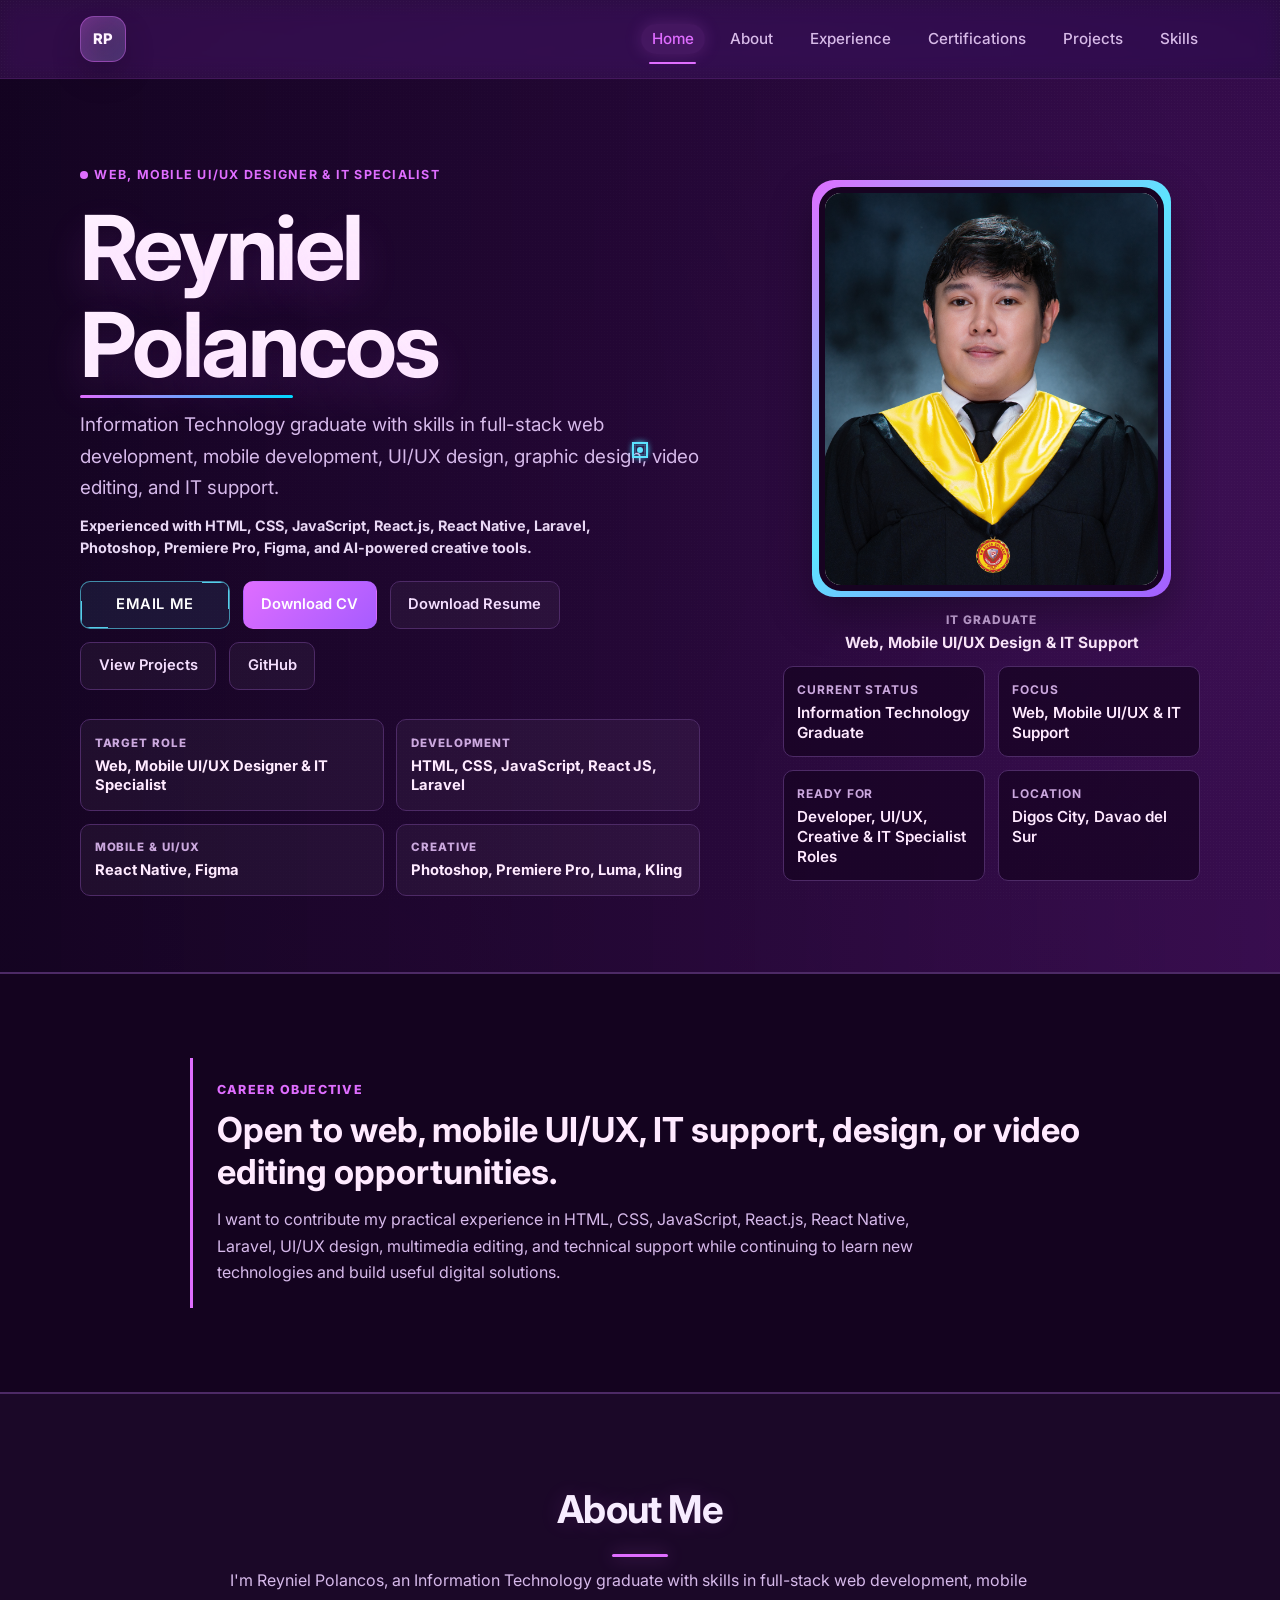
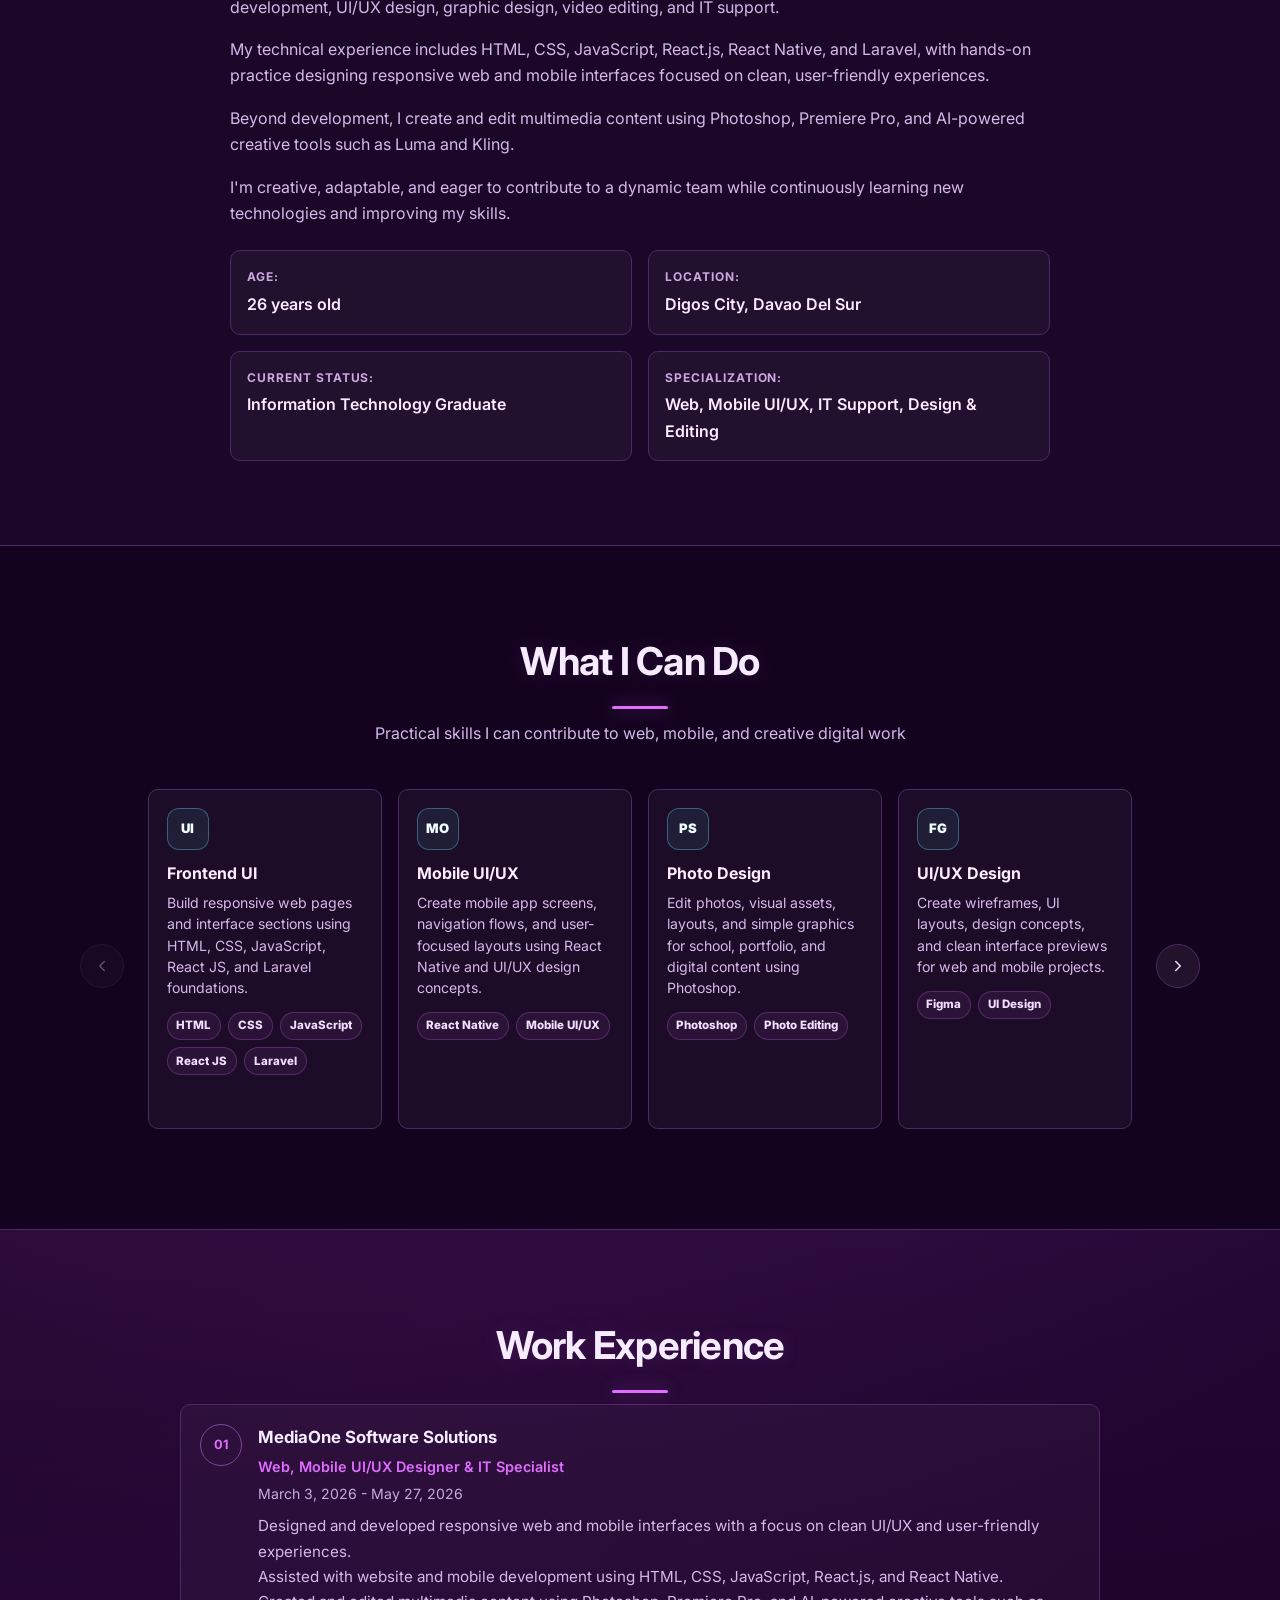
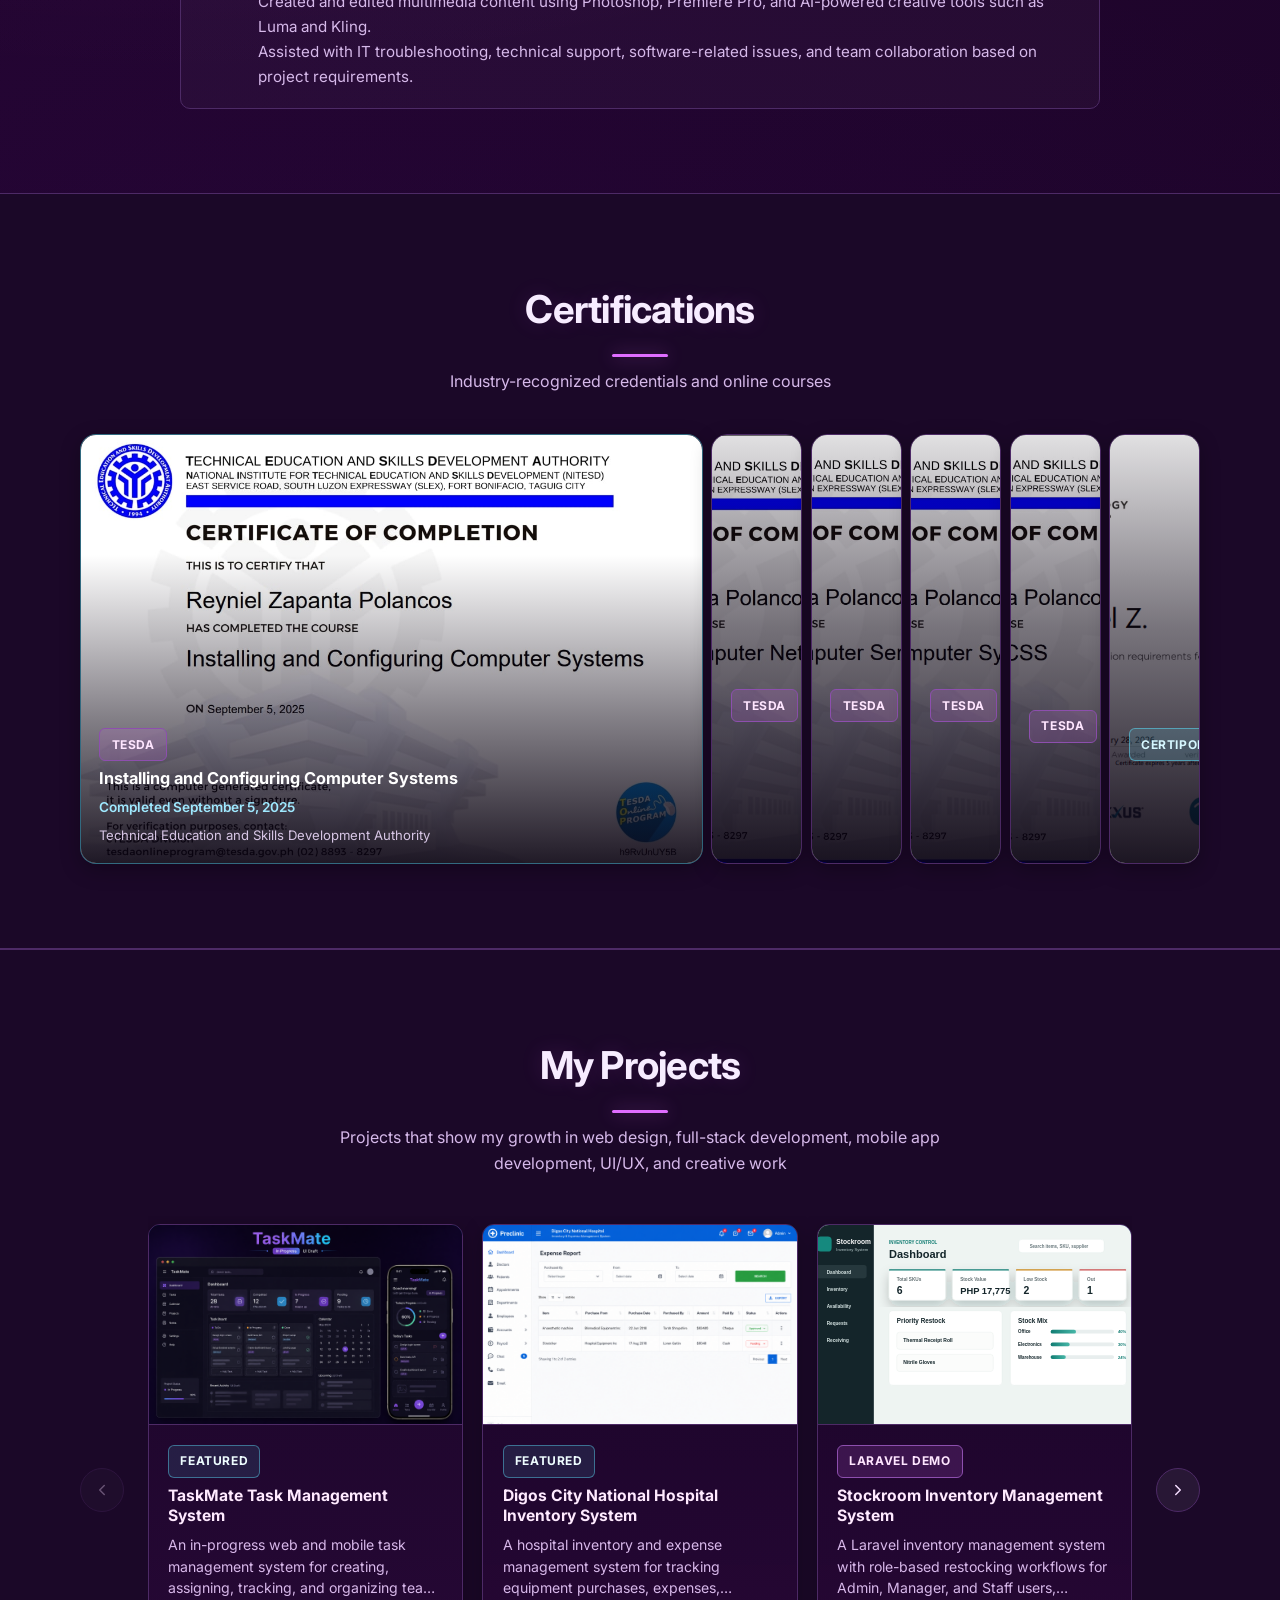
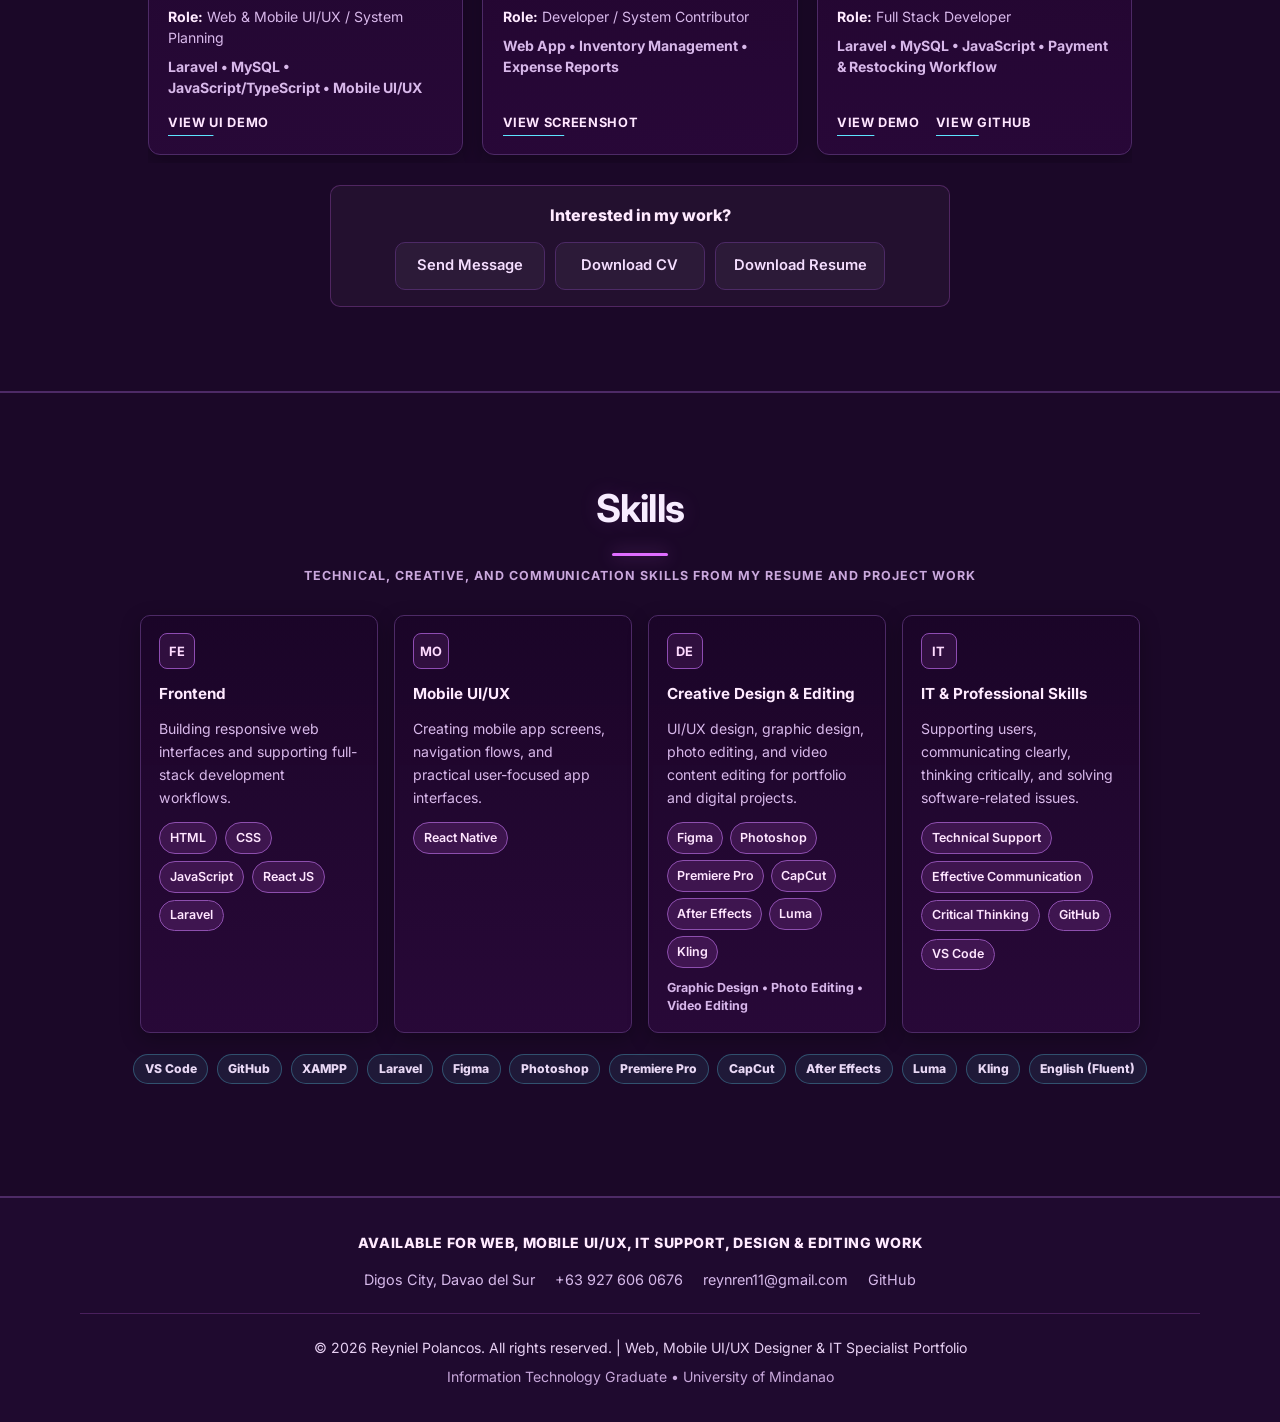
<file: index.html>
<!DOCTYPE html>
<html lang="en">
<head>
    <meta charset="UTF-8">
    <meta name="viewport" content="width=device-width, initial-scale=1.0">
    <title>Reyniel Polancos Portfolio - Web, Mobile UI/UX Designer & IT Specialist</title>
    <link rel="preconnect" href="https://fonts.googleapis.com">
    <link rel="preconnect" href="https://fonts.gstatic.com" crossorigin>
    <link href="https://fonts.googleapis.com/css2?family=Inter:wght@400;500;600;700;800&display=swap" rel="stylesheet">
    <script src="https://mcp.figma.com/mcp/html-to-design/capture.js" async></script>
    <link rel="stylesheet" href="css/style.css?v=20260913-navbar-glass">
</head>
<body>
    <!-- Navigation -->
    <nav class="navbar">
        <div class="container">
            <a href="#home" class="nav-brand" aria-label="Reyniel Polancos home">
                <span class="brand-mark" aria-hidden="true">RP</span>
                <span class="brand-name">Reyniel Polancos</span>
            </a>
            <ul class="nav-menu" id="primary-navigation">
                <li><a href="#home" class="nav-link">Home</a></li>
                <li><a href="#about" class="nav-link">About</a></li>
                <li><a href="#experience" class="nav-link">Experience</a></li>
                <li><a href="#certifications" class="nav-link">Certifications</a></li>
                <li><a href="#projects" class="nav-link">Projects</a></li>
                <li><a href="#skills" class="nav-link">Skills</a></li>
            </ul>
            <button class="hamburger" type="button" aria-label="Open navigation menu" aria-controls="primary-navigation" aria-expanded="false">
                <span></span>
                <span></span>
                <span></span>
            </button>
        </div>
    </nav>

    <div class="nav-preview" id="navPreview" aria-hidden="true">
        <div class="nav-preview-backdrop" data-nav-preview-close></div>
        <article class="nav-preview-card" role="dialog" aria-modal="true" aria-labelledby="navPreviewTitle">
            <button class="nav-preview-close" type="button" aria-label="Close navigation preview" data-nav-preview-close>&times;</button>
            <p class="nav-preview-kicker" id="navPreviewKicker">Portfolio</p>
            <h2 id="navPreviewTitle">Section Preview</h2>
            <p class="nav-preview-summary" id="navPreviewSummary"></p>
            <ul class="nav-preview-list" id="navPreviewList"></ul>
            <button class="nav-preview-action" type="button" id="navPreviewAction">Open Section</button>
        </article>
    </div>

    <!-- Hero Section -->
    <section id="home" class="hero">
        <div class="container hero-grid">
            <div class="hero-content">
                <p class="hero-kicker">Web, Mobile UI/UX Designer & IT Specialist</p>
                <h1>Reyniel Polancos</h1>
                <div class="mobile-profile-summary" aria-label="Mobile profile summary">
                    <img src="images/profile/reyniel-polancos-graduation.jpg" alt="" aria-hidden="true">
                    <div>
                        <span>IT Graduate</span>
                        <strong>Web, Mobile UI/UX Design & IT Support</strong>
                    </div>
                </div>
                <div class="mobile-availability" aria-label="Availability highlights">
                    <span>Available for IT & Creative Roles</span>
                    <span>Web UI/UX</span>
                    <span>Mobile UI/UX</span>
                    <span>Technical Support</span>
                    <span>Digos City</span>
                </div>
                <p class="hero-lead">Information Technology graduate with skills in full-stack web development, mobile development, UI/UX design, graphic design, video editing, and IT support.</p>
                <p class="hero-learning">Experienced with HTML, CSS, JavaScript, React.js, React Native, Laravel, Photoshop, Premiere Pro, Figma, and AI-powered creative tools.</p>
                <div class="hero-actions">
                    <button type="button" class="cta-button cta-cinematic email-compose-trigger">Email Me</button>
                    <a href="files/reyniel-polancos-cv.pdf" class="cta-button download-confirm-trigger" download="Reyniel-Polancos-CV.pdf" data-download-label="CV">Download CV</a>
                    <a href="files/reyniel-polancos-resume.pdf" class="cta-button cta-secondary download-confirm-trigger" download="Reyniel-Polancos-Resume.pdf" data-download-label="resume">Download Resume</a>
                    <a href="#projects" class="cta-button cta-secondary">View Projects</a>
                    <a href="https://github.com/LuckyYunqi" class="cta-button cta-secondary" target="_blank" rel="noopener noreferrer">GitHub</a>
                </div>
                <div class="hero-highlights" aria-label="Career focus highlights">
                    <div class="hero-highlight">
                        <span>Target Role</span>
                        <strong>Web, Mobile UI/UX Designer & IT Specialist</strong>
                    </div>
                    <div class="hero-highlight">
                        <span>Development</span>
                        <strong>HTML, CSS, JavaScript, React JS, Laravel</strong>
                    </div>
                    <div class="hero-highlight">
                        <span>Mobile & UI/UX</span>
                        <strong>React Native, Figma</strong>
                    </div>
                    <div class="hero-highlight">
                        <span>Creative</span>
                        <strong>Photoshop, Premiere Pro, Luma, Kling</strong>
                    </div>
                </div>
            </div>
            <div class="hero-panel">
                <div class="profile-card">
                    <div class="profile-frame">
                        <img src="images/profile/reyniel-polancos-graduation.jpg" alt="Professional portrait of Reyniel Polancos">
                    </div>
                    <div class="profile-caption">
                        <span>IT Graduate</span>
                        <strong>Web, Mobile UI/UX Design & IT Support</strong>
                    </div>
                </div>
                <div class="panel-item">
                    <span class="panel-label">Current Status</span>
                    <span class="panel-value">Information Technology Graduate</span>
                </div>
                <div class="panel-item">
                    <span class="panel-label">Focus</span>
                    <span class="panel-value">Web, Mobile UI/UX & IT Support</span>
                </div>
                <div class="panel-item">
                    <span class="panel-label">Ready For</span>
                    <span class="panel-value">Developer, UI/UX, Creative & IT Specialist Roles</span>
                </div>
                <div class="panel-item">
                    <span class="panel-label">Location</span>
                    <span class="panel-value">Digos City, Davao del Sur</span>
                </div>
            </div>
        </div>
    </section>

    <!-- Career Objective Section -->
    <section id="objective" class="career-objective">
        <div class="container">
            <div class="objective-content">
                <p class="section-kicker">Career Objective</p>
                <h2>Open to web, mobile UI/UX, IT support, design, or video editing opportunities.</h2>
                <p>I want to contribute my practical experience in HTML, CSS, JavaScript, React.js, React Native, Laravel, UI/UX design, multimedia editing, and technical support while continuing to learn new technologies and build useful digital solutions.</p>
            </div>
        </div>
    </section>

    <!-- About Section -->
    <section id="about" class="about">
        <div class="container">
            <h2 class="section-title">About Me</h2>
            <div class="about-content">
                <div class="about-text">
                    <p>I'm Reyniel Polancos, an Information Technology graduate with skills in full-stack web development, mobile development, UI/UX design, graphic design, video editing, and IT support.</p>
                    <p>My technical experience includes HTML, CSS, JavaScript, React.js, React Native, and Laravel, with hands-on practice designing responsive web and mobile interfaces focused on clean, user-friendly experiences.</p>
                    <p>Beyond development, I create and edit multimedia content using Photoshop, Premiere Pro, and AI-powered creative tools such as Luma and Kling.</p>
                    <p>I'm creative, adaptable, and eager to contribute to a dynamic team while continuously learning new technologies and improving my skills.</p>
                    <div class="info-grid">
                        <div class="info-item">
                            <span class="label">Age:</span>
                            <span class="value">26 years old</span>
                        </div>
                        <div class="info-item">
                            <span class="label">Location:</span>
                            <span class="value">Digos City, Davao Del Sur</span>
                        </div>
                        <div class="info-item">
                            <span class="label">Current Status:</span>
                            <span class="value">Information Technology Graduate</span>
                        </div>
                        <div class="info-item">
                            <span class="label">Specialization:</span>
                            <span class="value">Web, Mobile UI/UX, IT Support, Design & Editing</span>
                        </div>
                    </div>
                </div>
            </div>
        </div>
    </section>

    <!-- Services Section -->
    <section id="services" class="services">
        <div class="container">
            <h2 class="section-title">What I Can Do</h2>
            <p class="section-subtitle">Practical skills I can contribute to web, mobile, and creative digital work</p>
            <div class="services-carousel carousel-controls" aria-label="Services carousel">
                <button class="cert-scroll-btn cert-scroll-btn--left" type="button" aria-label="Scroll services left" aria-controls="servicesScroller">
                    <svg viewBox="0 0 24 24" fill="none" xmlns="http://www.w3.org/2000/svg" aria-hidden="true">
                        <path d="M15 18L9 12L15 6" stroke="currentColor" stroke-width="2" stroke-linecap="round" stroke-linejoin="round"/>
                    </svg>
                </button>

                <div class="services-grid" id="servicesScroller" tabindex="0" role="region" aria-label="Services and practical skills">
                    <div class="service-card">
                        <div class="service-icon">UI</div>
                        <h3>Frontend UI</h3>
                        <p>Build responsive web pages and interface sections using HTML, CSS, JavaScript, React JS, and Laravel foundations.</p>
                        <div class="service-tags">
                            <span>HTML</span>
                            <span>CSS</span>
                            <span>JavaScript</span>
                            <span>React JS</span>
                            <span>Laravel</span>
                        </div>
                    </div>

                    <div class="service-card">
                        <div class="service-icon">MO</div>
                        <h3>Mobile UI/UX</h3>
                        <p>Create mobile app screens, navigation flows, and user-focused layouts using React Native and UI/UX design concepts.</p>
                        <div class="service-tags">
                            <span>React Native</span>
                            <span>Mobile UI/UX</span>
                        </div>
                    </div>

                    <div class="service-card">
                        <div class="service-icon">PS</div>
                        <h3>Photo Design</h3>
                        <p>Edit photos, visual assets, layouts, and simple graphics for school, portfolio, and digital content using Photoshop.</p>
                        <div class="service-tags">
                            <span>Photoshop</span>
                            <span>Photo Editing</span>
                        </div>
                    </div>

                    <div class="service-card">
                        <div class="service-icon">FG</div>
                        <h3>UI/UX Design</h3>
                        <p>Create wireframes, UI layouts, design concepts, and clean interface previews for web and mobile projects.</p>
                        <div class="service-tags">
                            <span>Figma</span>
                            <span>UI Design</span>
                        </div>
                    </div>

                    <div class="service-card">
                        <div class="service-icon">PR</div>
                        <h3>Video Editing</h3>
                        <p>Edit videos for presentations, portfolio content, and short digital media pieces using Premiere Pro, CapCut, and AI-powered creative tools.</p>
                        <div class="service-tags">
                            <span>Premiere Pro</span>
                            <span>CapCut</span>
                            <span>Luma</span>
                            <span>Kling</span>
                            <span>Video Editing</span>
                        </div>
                    </div>

                    <div class="service-card">
                        <div class="service-icon">IT</div>
                        <h3>IT Support</h3>
                        <p>Assist with technical troubleshooting, software-related issues, and practical IT support tasks for users and teams.</p>
                        <div class="service-tags">
                            <span>Troubleshooting</span>
                            <span>Technical Support</span>
                        </div>
                    </div>
                </div>

                <button class="cert-scroll-btn cert-scroll-btn--right" type="button" aria-label="Scroll services right" aria-controls="servicesScroller">
                    <svg viewBox="0 0 24 24" fill="none" xmlns="http://www.w3.org/2000/svg" aria-hidden="true">
                        <path d="M9 18L15 12L9 6" stroke="currentColor" stroke-width="2" stroke-linecap="round" stroke-linejoin="round"/>
                    </svg>
                </button>
            </div>
        </div>
    </section>

    <!-- Work Experience Section -->
    <section id="experience" class="education experience">
        <div class="container">
            <h2 class="section-title">Work Experience</h2>
            <div class="education-timeline">
                <div class="education-item">
                    <div class="education-icon">01</div>
                    <div class="education-content">
                        <h3>MediaOne Software Solutions</h3>
                        <p class="degree">Web, Mobile UI/UX Designer & IT Specialist</p>
                        <p class="location">March 3, 2026 - May 27, 2026</p>
                        <p class="description">Designed and developed responsive web and mobile interfaces with a focus on clean UI/UX and user-friendly experiences.</p>
                        <p class="description">Assisted with website and mobile development using HTML, CSS, JavaScript, React.js, and React Native.</p>
                        <p class="description">Created and edited multimedia content using Photoshop, Premiere Pro, and AI-powered creative tools such as Luma and Kling.</p>
                        <p class="description">Assisted with IT troubleshooting, technical support, software-related issues, and team collaboration based on project requirements.</p>
                    </div>
                </div>
            </div>
        </div>
    </section>

    <!-- Certifications Section -->
    <section id="certifications" class="certifications">
        <div class="container">
            <h2 class="section-title">Certifications</h2>
            <p class="section-subtitle">Industry-recognized credentials and online courses</p>
            <div class="certifications-carousel" aria-label="Certifications">
                <div class="certifications-grid" id="certificationsScroller" role="region" aria-label="Certifications">
                <div class="cert-card" onclick="openCertificate(this)" data-cert-title="Installing and Configuring Computer Systems" data-cert-issuer="TESDA" data-cert-src="images/certificates/cert1.jpg">
                    <div class="cert-image-container">
                        <img class="cert-thumbnail" src="images/certificates/cert1.jpg" alt="Installing and Configuring Computer Systems certificate preview" loading="lazy">
                        <svg class="cert-icon" viewBox="0 0 24 24" fill="none" xmlns="http://www.w3.org/2000/svg">
                            <path d="M14 2H6C4.9 2 4 2.9 4 4V20C4 21.1 4.9 22 6 22H18C19.1 22 20 21.1 20 20V8L14 2Z" stroke="currentColor" stroke-width="2" stroke-linecap="round" stroke-linejoin="round"/>
                            <path d="M14 2V8H20" stroke="currentColor" stroke-width="2" stroke-linecap="round" stroke-linejoin="round"/>
                        </svg>
                        <span class="cert-preview-text">View Certificate</span>
                    </div>
                    <div class="cert-content">
                        <div class="cert-badge">TESDA</div>
                        <h3>Installing and Configuring Computer Systems</h3>
                        <p class="cert-date">Completed September 5, 2025</p>
                        <p class="cert-issuer">Technical Education and Skills Development Authority</p>
                    </div>
                </div>

                <div class="cert-card" onclick="openCertificate(this)" data-cert-title="Setting Up Computer Networks" data-cert-issuer="TESDA" data-cert-src="images/certificates/cert2.jpg">
                    <div class="cert-image-container">
                        <img class="cert-thumbnail" src="images/certificates/cert2.jpg" alt="Setting Up Computer Networks certificate preview" loading="lazy">
                        <svg class="cert-icon" viewBox="0 0 24 24" fill="none" xmlns="http://www.w3.org/2000/svg">
                            <path d="M14 2H6C4.9 2 4 2.9 4 4V20C4 21.1 4.9 22 6 22H18C19.1 22 20 21.1 20 20V8L14 2Z" stroke="currentColor" stroke-width="2" stroke-linecap="round" stroke-linejoin="round"/>
                            <path d="M14 2V8H20" stroke="currentColor" stroke-width="2" stroke-linecap="round" stroke-linejoin="round"/>
                        </svg>
                        <span class="cert-preview-text">View Certificate</span>
                    </div>
                    <div class="cert-content">
                        <div class="cert-badge">TESDA</div>
                        <h3>Setting Up Computer Networks</h3>
                        <p class="cert-date">Completed September 5, 2025</p>
                        <p class="cert-issuer">Technical Education and Skills Development Authority</p>
                    </div>
                </div>

                <div class="cert-card" onclick="openCertificate(this)" data-cert-title="Setting Up Computer Servers" data-cert-issuer="TESDA" data-cert-src="images/certificates/cert3.jpg">
                    <div class="cert-image-container">
                        <img class="cert-thumbnail" src="images/certificates/cert3.jpg" alt="Setting Up Computer Servers certificate preview" loading="lazy">
                        <svg class="cert-icon" viewBox="0 0 24 24" fill="none" xmlns="http://www.w3.org/2000/svg">
                            <path d="M14 2H6C4.9 2 4 2.9 4 4V20C4 21.1 4.9 22 6 22H18C19.1 22 20 21.1 20 20V8L14 2Z" stroke="currentColor" stroke-width="2" stroke-linecap="round" stroke-linejoin="round"/>
                            <path d="M14 2V8H20" stroke="currentColor" stroke-width="2" stroke-linecap="round" stroke-linejoin="round"/>
                        </svg>
                        <span class="cert-preview-text">View Certificate</span>
                    </div>
                    <div class="cert-content">
                        <div class="cert-badge">TESDA</div>
                        <h3>Setting Up Computer Servers</h3>
                        <p class="cert-date">Completed September 5, 2025</p>
                        <p class="cert-issuer">Technical Education and Skills Development Authority</p>
                    </div>
                </div>

                <div class="cert-card" onclick="openCertificate(this)" data-cert-title="Maintaining Computer Systems and Networks" data-cert-issuer="TESDA" data-cert-src="images/certificates/cert4.jpg">
                    <div class="cert-image-container">
                        <img class="cert-thumbnail" src="images/certificates/cert4.jpg" alt="Maintaining Computer Systems and Networks certificate preview" loading="lazy">
                        <svg class="cert-icon" viewBox="0 0 24 24" fill="none" xmlns="http://www.w3.org/2000/svg">
                            <path d="M14 2H6C4.9 2 4 2.9 4 4V20C4 21.1 4.9 22 6 22H18C19.1 22 20 21.1 20 20V8L14 2Z" stroke="currentColor" stroke-width="2" stroke-linecap="round" stroke-linejoin="round"/>
                            <path d="M14 2V8H20" stroke="currentColor" stroke-width="2" stroke-linecap="round" stroke-linejoin="round"/>
                        </svg>
                        <span class="cert-preview-text">View Certificate</span>
                    </div>
                    <div class="cert-content">
                        <div class="cert-badge">TESDA</div>
                        <h3>Maintaining Computer Systems and Networks</h3>
                        <p class="cert-date">Completed September 5, 2025</p>
                        <p class="cert-issuer">Technical Education and Skills Development Authority</p>
                    </div>
                </div>

                <div class="cert-card" onclick="openCertificate(this)" data-cert-title="Introduction to CSS" data-cert-issuer="TESDA" data-cert-src="images/certificates/Screenshot%202025-09-11%20204542%20-%20Copy.jpg">
                    <div class="cert-image-container">
                        <img class="cert-thumbnail" src="images/certificates/Screenshot%202025-09-11%20204542%20-%20Copy.jpg" alt="Introduction to CSS certificate preview" loading="lazy">
                        <svg class="cert-icon" viewBox="0 0 24 24" fill="none" xmlns="http://www.w3.org/2000/svg">
                            <path d="M14 2H6C4.9 2 4 2.9 4 4V20C4 21.1 4.9 22 6 22H18C19.1 22 20 21.1 20 20V8L14 2Z" stroke="currentColor" stroke-width="2" stroke-linecap="round" stroke-linejoin="round"/>
                            <path d="M14 2V8H20" stroke="currentColor" stroke-width="2" stroke-linecap="round" stroke-linejoin="round"/>
                        </svg>
                        <span class="cert-preview-text">View Certificate</span>
                    </div>
                    <div class="cert-content">
                        <div class="cert-badge">TESDA</div>
                        <h3>Introduction to CSS</h3>
                        <p class="cert-date">Completed September 1, 2025</p>
                        <p class="cert-issuer">Technical Education and Skills Development Authority</p>
                    </div>
                </div>

                <div class="cert-card" onclick="openCertificate(this)" data-cert-title="IT Specialist: HTML and CSS" data-cert-issuer="Certiport" data-cert-src="images/certificates/Screenshot%202026-02-28%20211312.png">
                    <div class="cert-image-container">
                        <img class="cert-thumbnail" src="images/certificates/Screenshot%202026-02-28%20211312.png" alt="IT Specialist HTML and CSS certificate preview" loading="lazy">
                        <svg class="cert-icon" viewBox="0 0 24 24" fill="none" xmlns="http://www.w3.org/2000/svg">
                            <path d="M14 2H6C4.9 2 4 2.9 4 4V20C4 21.1 4.9 22 6 22H18C19.1 22 20 21.1 20 20V8L14 2Z" stroke="currentColor" stroke-width="2" stroke-linecap="round" stroke-linejoin="round"/>
                            <path d="M14 2V8H20" stroke="currentColor" stroke-width="2" stroke-linecap="round" stroke-linejoin="round"/>
                        </svg>
                        <span class="cert-preview-text">View Certificate</span>
                    </div>
                    <div class="cert-content">
                        <div class="cert-badge">Certiport</div>
                        <h3>IT Specialist: HTML and CSS</h3>
                        <p class="cert-date">Completed February 28, 2026</p>
                        <p class="cert-issuer">Certiport (Pearson VUE)</p>
                    </div>
                </div>

                </div>
            </div>
        </div>
    </section>

    <!-- Projects Section -->
    <section id="projects" class="projects">
        <div class="container">
            <h2 class="section-title">My Projects</h2>
            <p class="section-subtitle">Projects that show my growth in web design, full-stack development, mobile app development, UI/UX, and creative work</p>
            <p class="carousel-hint">Swipe or use the arrows to view more projects</p>
            <div class="projects-carousel carousel-controls" aria-label="Projects carousel">
                <button class="cert-scroll-btn cert-scroll-btn--left" type="button" aria-label="Scroll projects left" aria-controls="projectsScroller">
                    <svg viewBox="0 0 24 24" fill="none" xmlns="http://www.w3.org/2000/svg" aria-hidden="true">
                        <path d="M15 18L9 12L15 6" stroke="currentColor" stroke-width="2" stroke-linecap="round" stroke-linejoin="round"/>
                    </svg>
                </button>

                <div class="projects-grid" id="projectsScroller" tabindex="0" role="region" aria-label="Projects">
                <div class="project-card">
                    <div class="project-image project-image--screenshot">
                        <img src="images/projects/taskmate-in-progress.png" alt="TaskMate web and mobile task management system dashboard screens" loading="lazy" onerror="this.style.display='none'; this.nextElementSibling.style.display='block';">
                        <span class="project-image-placeholder">TaskMate</span>
                    </div>
                    <div class="project-content">
                        <div class="project-tag project-tag--featured">Featured</div>
                        <h3>TaskMate Task Management System</h3>
                        <p>An in-progress web and mobile task management system for creating, assigning, tracking, and organizing team tasks with deadlines and progress status.</p>
                        <p class="project-meta"><strong>Role:</strong> Web & Mobile UI/UX / System Planning</p>
                        <p class="project-stack">Laravel &bull; MySQL &bull; JavaScript/TypeScript &bull; Mobile UI/UX</p>
                        <p class="project-note">Current status: task workflow, dashboard, calendar, assignments, and system architecture are being developed.</p>
                        <a class="project-link" href="taskmate/index.html" target="_blank" rel="noopener noreferrer">View UI Demo</a>
                    </div>
                </div>

                <div class="project-card">
                    <div class="project-image project-image--screenshot">
                        <img src="images/projects/digos-hospital-inventory.png" alt="Digos City National Hospital inventory management dashboard expense report screen" loading="lazy" onerror="this.style.display='none'; this.nextElementSibling.style.display='block';">
                        <span class="project-image-placeholder">Hospital Inventory</span>
                    </div>
                    <div class="project-content">
                        <div class="project-tag project-tag--featured">Featured</div>
                        <h3>Digos City National Hospital Inventory System</h3>
                        <p>A hospital inventory and expense management system for tracking equipment purchases, expenses, approval status, and report records for a public hospital workflow.</p>
                        <p class="project-meta"><strong>Role:</strong> Developer / System Contributor</p>
                        <p class="project-stack">Web App &bull; Inventory Management &bull; Expense Reports</p>
                        <p class="project-note">Built for a public hospital inventory use case in Digos City, with reporting screens for purchase and expense monitoring.</p>
                        <a class="project-link" href="images/projects/digos-hospital-inventory.png" target="_blank" rel="noopener noreferrer">View Screenshot</a>
                    </div>
                </div>

                <div class="project-card">
                    <div class="project-image project-image--screenshot">
                        <img src="images/projects/stockroom-inventory-preview.svg" alt="Stockroom Laravel inventory management dashboard preview" loading="lazy" onerror="this.style.display='none'; this.nextElementSibling.style.display='block';">
                        <span class="project-image-placeholder">Stockroom Inventory</span>
                    </div>
                    <div class="project-content">
                        <div class="project-tag">Laravel Demo</div>
                        <h3>Stockroom Inventory Management System</h3>
                        <p>A Laravel inventory management system with role-based restocking workflows for Admin, Manager, and Staff users, including staff requests, manager approval, purchase orders, supplier payment tracking, receiving, and stock updates.</p>
                        <p class="project-meta"><strong>Role:</strong> Full Stack Developer</p>
                        <p class="project-stack">Laravel &bull; MySQL &bull; JavaScript &bull; Payment & Restocking Workflow</p>
                        <p class="project-note">Static portfolio demo shows the restocking and payment workflow; the full Laravel version runs with MySQL, role-based login, and supplier payment records.</p>
                        <div class="project-actions">
                            <a class="project-link" href="inventory-demo/index.html" target="_blank" rel="noopener noreferrer">View Demo</a>
                            <a class="project-link" href="https://github.com/LuckyYunqi/InventoryManagementSystem" target="_blank" rel="noopener noreferrer">View GitHub</a>
                        </div>
                    </div>
                </div>
                <div class="project-card">
                    <div class="project-image project-image--screenshot">
                        <img src="images/projects/mobilelex-dashboard.jpg" alt="MobileLex lawyer consultation app dashboard screen" loading="lazy" onerror="this.style.display='none'; this.nextElementSibling.style.display='block';">
                        <span class="project-image-placeholder">MobileLex Dashboard</span>
                    </div>
                    <div class="project-content">
                        <div class="project-tag">Mobile</div>
                        <h3>Lawyer Consultation Mobile App</h3>
                        <p>A React Native mobile app project for lawyer consultation, focused on schedules, messages, payments, and user-centered consultation flows.</p>
                        <p class="project-meta"><strong>Role:</strong> Mobile App Developer</p>
                        <p class="project-stack">React Native &bull; Mobile App &bull; Client Consultation</p>
                        <a class="project-link" href="https://github.com/xxexil/MobileLex" target="_blank" rel="noopener noreferrer">View MobileLex</a>
                    </div>
                </div>

                <div class="project-card">
                    <div class="project-image" style="background: linear-gradient(135deg, #1a052a, #4a2d6e);">
                        <span class="project-image-placeholder">IMES</span>
                    </div>
                    <div class="project-content">
                        <div class="project-tag">Full Stack</div>
                        <h3>Inventory of Medicines System (IMES)</h3>
                        <p>A comprehensive web-based system for managing pharmaceutical inventory, tracking stock movements, and generating reports for efficient medicines management.</p>
                        <p class="project-meta"><strong>Role:</strong> Developer / System Contributor</p>
                        <p class="project-stack">Web App &bull; Inventory Management &bull; Reports</p>
                        <p class="project-note">Screenshot unavailable because the system was turned over to the client.</p>
                        <a class="project-link" href="#footer-contact">Ask About Project</a>
                    </div>
                </div>

                <div class="project-card">
                    <div class="project-image" style="background: linear-gradient(135deg, #8b4fbf, #c447e8);">
                        <span class="project-image-placeholder">Portfolio</span>
                    </div>
                    <div class="project-content">
                        <div class="project-tag">Web Design</div>
                        <h3>Personal Portfolio Website</h3>
                        <p>A modern, responsive portfolio website showcasing my skills in frontend development, design sensibility, and creative problem-solving.</p>
                        <p class="project-meta"><strong>Role:</strong> Frontend Developer</p>
                        <p class="project-stack">HTML &bull; CSS &bull; JavaScript</p>
                        <a class="project-link" href="https://github.com/LuckyYunqi/Portfolio-R" target="_blank" rel="noopener noreferrer">View GitHub</a>
                    </div>
                </div>

                <div class="project-card">
                    <div class="project-image" style="background: linear-gradient(135deg, #a75cff, #df6dff);">
                        <span class="project-image-placeholder">Responsive</span>
                    </div>
                    <div class="project-content">
                        <div class="project-tag">Frontend</div>
                        <h3>Responsive Web Design (freeCodeCamp)</h3>
                        <p>Built responsive layouts and practice projects focused on HTML/CSS fundamentals, accessibility, and mobile-first design through freeCodeCamp coursework.</p>
                        <p class="project-meta"><strong>Role:</strong> Frontend Practice Projects</p>
                        <p class="project-stack">HTML &bull; CSS &bull; Responsive Design</p>
                        <a class="project-link" href="#footer-contact">Request Samples</a>
                    </div>
                </div>

                <div class="project-card">
                    <div class="project-image project-image--screenshot project-image--contain">
                        <img src="images/creative/character-logo-sample.png" alt="Character logo design sample by Reyniel Polancos" loading="lazy" onerror="this.style.display='none'; this.nextElementSibling.style.display='block';">
                        <span class="project-image-placeholder">Character Logo</span>
                    </div>
                    <div class="project-content">
                        <div class="project-tag">Creative Sample</div>
                        <h3>Character Logo Work Sample</h3>
                        <p>A visual design sample showing character/logo layout work, with emphasis on arrangement, balance, and presentation.</p>
                        <p class="project-meta"><strong>Role:</strong> Photo Editor / Designer</p>
                        <p class="project-stack">Photoshop &bull; Photo Editing &bull; Layout Design</p>
                        <a class="project-link" href="images/creative/character-logo-sample.png" target="_blank" rel="noopener noreferrer">View Sample</a>
                    </div>
                </div>

                <div class="project-card">
                    <div class="project-image project-image--screenshot project-image--poster">
                        <img src="images/creative/short-film-poster-edit.jpg" alt="Short film poster design sample by Reyniel Polancos" loading="lazy" onerror="this.style.display='none'; this.nextElementSibling.style.display='block';">
                        <span class="project-image-placeholder">Short Film Poster</span>
                    </div>
                    <div class="project-content">
                        <div class="project-tag">Creative Sample</div>
                        <h3>Short Film Festival Poster</h3>
                        <p>A cinematic poster design for a short film entry, using dark visual treatment, title styling, and film-poster composition.</p>
                        <p class="project-meta"><strong>Role:</strong> Designer / Video Project Contributor</p>
                        <p class="project-stack">Photoshop &bull; Premiere Pro &bull; Poster Design</p>
                        <a class="project-link" href="images/creative/short-film-poster-edit.jpg" target="_blank" rel="noopener noreferrer">View Poster</a>
                    </div>
                </div>
                </div>

                <button class="cert-scroll-btn cert-scroll-btn--right" type="button" aria-label="Scroll projects right" aria-controls="projectsScroller">
                    <svg viewBox="0 0 24 24" fill="none" xmlns="http://www.w3.org/2000/svg" aria-hidden="true">
                        <path d="M9 18L15 12L9 6" stroke="currentColor" stroke-width="2" stroke-linecap="round" stroke-linejoin="round"/>
                    </svg>
                </button>
            </div>
            <div class="section-cta">
                <p>Interested in my work?</p>
                <div class="section-cta-actions">
                    <button type="button" class="cta-button cta-secondary email-compose-trigger">Send Message</button>
                    <a href="files/reyniel-polancos-cv.pdf" class="cta-button cta-secondary download-confirm-trigger" download="Reyniel-Polancos-CV.pdf" data-download-label="CV">Download CV</a>
                    <a href="files/reyniel-polancos-resume.pdf" class="cta-button cta-secondary download-confirm-trigger" download="Reyniel-Polancos-Resume.pdf" data-download-label="resume">Download Resume</a>
                </div>
            </div>
        </div>
    </section>

    <!-- Skills Section -->
    <section id="skills" class="skills">
        <div class="container">
            <h2 class="section-title">Skills</h2>
            <p class="skills-subtitle">Technical, creative, and communication skills from my resume and project work</p>
            <div class="skill-categories" aria-label="Skill categories">
                <div class="skill-card skill-category-card skill-category-card--frontend" tabindex="0">
                    <div class="skill-icon">FE</div>
                    <h3>Frontend</h3>
                    <p class="skill-description">Building responsive web interfaces and supporting full-stack development workflows.</p>
                    <div class="skill-list">
                        <span>HTML</span>
                        <span>CSS</span>
                        <span>JavaScript</span>
                        <span>React JS</span>
                        <span>Laravel</span>
                    </div>
                </div>

                <div class="skill-card skill-category-card skill-category-card--mobile" tabindex="0">
                    <div class="skill-icon">MO</div>
                    <h3>Mobile UI/UX</h3>
                    <p class="skill-description">Creating mobile app screens, navigation flows, and practical user-focused app interfaces.</p>
                    <div class="skill-list">
                        <span>React Native</span>
                    </div>
                </div>

                <div class="skill-card skill-category-card skill-category-card--design" tabindex="0">
                    <div class="skill-icon">DE</div>
                    <h3>Creative Design & Editing</h3>
                    <p class="skill-description">UI/UX design, graphic design, photo editing, and video content editing for portfolio and digital projects.</p>
                    <div class="skill-list skill-list--editing">
                        <span>Figma</span>
                        <span>Photoshop</span>
                        <span>Premiere Pro</span>
                        <span>CapCut</span>
                        <span>After Effects</span>
                        <span>Luma</span>
                        <span>Kling</span>
                    </div>
                    <p class="skill-note">Graphic Design &bull; Photo Editing &bull; Video Editing</p>
                </div>

                <div class="skill-card skill-category-card skill-category-card--tools" tabindex="0">
                    <div class="skill-icon">IT</div>
                    <h3>IT & Professional Skills</h3>
                    <p class="skill-description">Supporting users, communicating clearly, thinking critically, and solving software-related issues.</p>
                    <div class="skill-list">
                        <span>Technical Support</span>
                        <span>Effective Communication</span>
                        <span>Critical Thinking</span>
                        <span>GitHub</span>
                        <span>VS Code</span>
                    </div>
                </div>
            </div>
            <div class="tools-row" aria-label="Tools I use">
                <span>VS Code</span>
                <span>GitHub</span>
                <span>XAMPP</span>
                <span>Laravel</span>
                <span>Figma</span>
                <span>Photoshop</span>
                <span>Premiere Pro</span>
                <span>CapCut</span>
                <span>After Effects</span>
                <span>Luma</span>
                <span>Kling</span>
                <span>English (Fluent)</span>
            </div>
            <div class="skills-carousel carousel-controls" aria-label="Skills carousel">
                <button class="cert-scroll-btn cert-scroll-btn--left" type="button" aria-label="Scroll skills left" aria-controls="skillsScroller">
                    <svg viewBox="0 0 24 24" fill="none" xmlns="http://www.w3.org/2000/svg" aria-hidden="true">
                        <path d="M15 18L9 12L15 6" stroke="currentColor" stroke-width="2" stroke-linecap="round" stroke-linejoin="round"/>
                    </svg>
                </button>

                <div class="skills-grid" id="skillsScroller" tabindex="0" role="region" aria-label="Skills">
                <div class="skill-card">
                    <div class="skill-icon">RN</div>
                    <h3>React Native</h3>
                    <p class="skill-description">Building mobile app screens, components, and navigation flows for practical app projects.</p>
                    <div class="skill-badge">React Native &bull; Mobile Development</div>
                </div>

                <div class="skill-card">
                    <div class="skill-icon">RJ</div>
                    <h3>React JS</h3>
                    <p class="skill-description">Creating interactive frontend components and learning modern React-based web development.</p>
                    <div class="skill-badge">React JS &bull; Frontend Development</div>
                </div>

                <div class="skill-card">
                    <div class="skill-icon">JS</div>
                    <h3>JavaScript</h3>
                    <p class="skill-description">Adding interactive behavior, UI logic, and practical frontend functionality to web projects.</p>
                    <div class="skill-badge">JavaScript &bull; Web Development</div>
                </div>

                <div class="skill-card">
                    <div class="skill-icon">LV</div>
                    <h3>Laravel</h3>
                    <p class="skill-description">Working with full-stack web app structure, inventory workflows, and database-backed features.</p>
                    <div class="skill-badge">Laravel &bull; Full Stack</div>
                </div>

                <div class="skill-card">
                    <div class="skill-icon">HT</div>
                    <h3>Web Structure</h3>
                    <p class="skill-description">Building clear and semantic page structures using modern HTML best practices.</p>
                    <div class="skill-badge">HTML &bull; Web Structure</div>
                </div>

                <div class="skill-card">
                    <div class="skill-icon">CS</div>
                    <h3>UI Styling</h3>
                    <p class="skill-description">Crafting responsive layouts, spacing systems, and polished visual components.</p>
                    <div class="skill-badge">CSS &bull; Responsive Design</div>
                </div>

                <div class="skill-card">
                    <div class="skill-icon">FG</div>
                    <h3>UI/UX Design</h3>
                    <p class="skill-description">Designing clean interface layouts, wireframes, and visual concepts for web and mobile projects.</p>
                    <div class="skill-badge">Figma &bull; UI/UX Design</div>
                </div>

                <div class="skill-card">
                    <div class="skill-icon">PR</div>
                    <h3>Video Editing</h3>
                    <p class="skill-description">Editing school, portfolio, and presentation videos using Adobe Premiere Pro.</p>
                    <div class="skill-badge">Premiere Pro &bull; Video Editing</div>
                </div>

                <div class="skill-card">
                    <div class="skill-icon">CC</div>
                    <h3>CapCut Editing</h3>
                    <p class="skill-description">Creating short-form video edits, simple transitions, captions, and social media-ready video content.</p>
                    <div class="skill-badge">CapCut &bull; Short-form Editing</div>
                </div>

                <div class="skill-card">
                    <div class="skill-icon">PS</div>
                    <h3>Picture Editing</h3>
                    <p class="skill-description">Editing photos, visual assets, layouts, and social graphics in Adobe Photoshop.</p>
                    <div class="skill-badge">Photoshop &bull; Graphic Design</div>
                </div>

                <div class="skill-card">
                    <div class="skill-icon">AE</div>
                    <h3>Motion Graphics</h3>
                    <p class="skill-description">Creating simple motion effects and animated content with Adobe After Effects.</p>
                    <div class="skill-badge">After Effects &bull; Motion Graphics</div>
                </div>

                <div class="skill-card">
                    <div class="skill-icon">WP</div>
                    <h3>IT Support</h3>
                    <p class="skill-description">Assisting with troubleshooting, technical support, and software-related issue resolution.</p>
                    <div class="skill-badge">IT Support &bull; Troubleshooting</div>
                </div>
                </div>

                <button class="cert-scroll-btn cert-scroll-btn--right" type="button" aria-label="Scroll skills right" aria-controls="skillsScroller">
                    <svg viewBox="0 0 24 24" fill="none" xmlns="http://www.w3.org/2000/svg" aria-hidden="true">
                        <path d="M9 18L15 12L9 6" stroke="currentColor" stroke-width="2" stroke-linecap="round" stroke-linejoin="round"/>
                    </svg>
                </button>
            </div>
        </div>
    </section>

    <!-- Footer -->
    <footer class="footer" id="footer-contact">
        <div class="container">
            <div class="footer-contact">
                <p class="footer-contact-title">Available for web, mobile UI/UX, IT support, design & editing work</p>
                <div class="footer-contact-list">
                    <span>Digos City, Davao del Sur</span>
                    <a href="tel:+639276060676">+63 927 606 0676</a>
                    <a href="mailto:reynren11@gmail.com">reynren11@gmail.com</a>
                    <a href="https://github.com/LuckyYunqi" target="_blank" rel="noopener noreferrer">GitHub</a>
                </div>
            </div>
            <p>&copy; 2026 Reyniel Polancos. All rights reserved. | Web, Mobile UI/UX Designer & IT Specialist Portfolio</p>
            <p class="footer-note">Information Technology Graduate &bull; University of Mindanao</p>
        </div>
    </footer>

    <!-- Download Confirmation Modal -->
    <div class="download-modal" id="downloadModal" aria-hidden="true">
        <div class="download-backdrop" data-download-close></div>
        <article class="download-dialog" role="dialog" aria-modal="true" aria-labelledby="downloadTitle" aria-describedby="downloadMessage">
            <button type="button" class="download-close" aria-label="Close download confirmation" data-download-close>&times;</button>
            <p class="download-kicker">Download file</p>
            <h2 id="downloadTitle">Confirm download</h2>
            <p id="downloadMessage">Do you want to download this file?</p>
            <div class="download-actions">
                <button type="button" class="cta-button cta-secondary" data-download-close>Cancel</button>
                <button type="button" class="cta-button" id="downloadConfirmButton">Download</button>
            </div>
        </article>
    </div>

    <!-- Email Compose Modal -->
    <div class="compose-modal" id="composeModal" aria-hidden="true">
        <div class="compose-backdrop" data-compose-close></div>
        <form class="contact-form compose-window" id="contactForm" action="https://formsubmit.co/reynren11@gmail.com" method="POST" target="hidden_iframe" enctype="multipart/form-data" aria-label="Email message form">
            <div class="compose-header">
                <span>New Message</span>
                <button type="button" class="compose-close" aria-label="Close email form" data-compose-close>&times;</button>
            </div>
            <input type="text" name="_honey" class="hidden-field" tabindex="-1" autocomplete="off">
            <input type="hidden" name="_captcha" value="false">
            <input type="hidden" name="_subject" id="formEmailSubject" value="New message from your portfolio">
            <input type="hidden" name="_template" value="table">
            <input type="hidden" name="_replyto" id="formReplyTo">
            <input type="hidden" name="Subject" id="formSubmittedSubject" disabled>
            <div class="compose-recipient">
                <span>To</span>
                <strong>reynren11@gmail.com</strong>
            </div>
            <div class="form-group">
                <input type="text" id="name" name="Name" placeholder="Your Name" required>
            </div>

            <div class="form-group">
                <input type="email" id="email" name="Email" placeholder="Your Email" required>
            </div>

            <div class="form-group">
                <input type="text" id="subject" placeholder="Subject">
            </div>

            <div class="form-group">
                <textarea id="message" name="Message" placeholder="Your Message" rows="5" required></textarea>
            </div>

            <input type="file" id="composeAttachment" name="attachment" class="compose-file-input">
            <input type="file" id="composeImage" name="image" class="compose-file-input" accept="image/*">
            <div class="compose-format-panel" id="composeFormatPanel" aria-hidden="true">
                <button type="button" data-compose-action="bold">B</button>
                <button type="button" data-compose-action="italic">I</button>
                <button type="button" data-compose-action="underline">U</button>
            </div>
            <div class="compose-emoji-panel" id="composeEmojiPanel" aria-hidden="true">
                <button type="button" data-emoji="&#128522;">&#128522;</button>
                <button type="button" data-emoji="&#128077;">&#128077;</button>
                <button type="button" data-emoji="&#128188;">&#128188;</button>
                <button type="button" data-emoji="&#10024;">&#10024;</button>
                <button type="button" data-emoji="&#128591;">&#128591;</button>
            </div>
            <div class="compose-footer">
                <button type="submit" class="submit-btn">Send Message</button>
                <div class="compose-toolbar" aria-label="Compose tools">
                    <button type="button" title="Formatting" data-compose-action="format">Aa</button>
                    <button type="button" title="Attach file" data-compose-action="attach">&#128206;</button>
                    <button type="button" title="Insert link" data-compose-action="link">&#128279;</button>
                    <button type="button" title="Emoji" data-compose-action="emoji">&#9786;</button>
                    <button type="button" title="Drive note" data-compose-action="drive">&#9651;</button>
                    <button type="button" title="Insert image" data-compose-action="image">&#9639;</button>
                    <button type="button" title="Confidential note" data-compose-action="confidential">&#128274;</button>
                    <button type="button" title="Insert signature" data-compose-action="signature">&#10002;</button>
                    <button type="button" title="More options" data-compose-action="more">&#8942;</button>
                </div>
                <button type="button" class="compose-trash" aria-label="Discard draft" data-compose-action="discard">&#128465;</button>
                <p class="form-note" id="formNote"></p>
            </div>
        </form>
        <iframe name="hidden_iframe" class="hidden-iframe" title="contact form submission"></iframe>
    </div>

    <!-- Certificate Modal -->
    <div id="certificateModal" class="cert-modal" onclick="closeCertificate()">
        <button type="button" class="cert-close" aria-label="Close certificate">&times;</button>
        <div class="cert-modal-content" onclick="event.stopPropagation()">
            <div class="cert-modal-header">
                <span class="cert-modal-count" id="certModalCount"></span>
                <h3 id="certModalTitle">Certificate</h3>
                <p id="certModalIssuer">Issuer</p>
            </div>

            <button id="certModalPrev" class="cert-modal-nav cert-modal-nav--left" type="button" aria-label="Previous certificate">
                <svg viewBox="0 0 24 24" fill="none" xmlns="http://www.w3.org/2000/svg" aria-hidden="true">
                    <path d="M15 18L9 12L15 6" stroke="currentColor" stroke-width="2" stroke-linecap="round" stroke-linejoin="round"/>
                </svg>
            </button>

            <button id="certModalNext" class="cert-modal-nav cert-modal-nav--right" type="button" aria-label="Next certificate">
                <svg viewBox="0 0 24 24" fill="none" xmlns="http://www.w3.org/2000/svg" aria-hidden="true">
                    <path d="M9 18L15 12L9 6" stroke="currentColor" stroke-width="2" stroke-linecap="round" stroke-linejoin="round"/>
                </svg>
            </button>

            <div class="cert-modal-body">
                <img id="certModalImage" class="cert-modal-image" alt="" style="display: none;">
                <p id="certModalPlaceholder" class="cert-upload-message">
                    <svg viewBox="0 0 24 24" fill="none" xmlns="http://www.w3.org/2000/svg">
                        <path d="M21 15V19C21 19.5304 20.7893 20.0391 20.4142 20.4142C20.0391 20.7893 19.5304 21 19 21H5C4.46957 21 3.96086 20.7893 3.58579 20.4142C3.21071 20.0391 3 19.5304 3 19V15" stroke="currentColor" stroke-width="2" stroke-linecap="round" stroke-linejoin="round"/>
                        <path d="M7 10L12 15L17 10" stroke="currentColor" stroke-width="2" stroke-linecap="round" stroke-linejoin="round"/>
                        <path d="M12 15V3" stroke="currentColor" stroke-width="2" stroke-linecap="round" stroke-linejoin="round"/>
                    </svg>
                    Certificate image will be displayed here once uploaded to:<br>
                    <code>C:\Portfolio\images\certificates\</code>
                </p>
            </div>
        </div>
    </div>

    <script src="js/script.js?v=20260913-navbar-glass"></script>
</body>
</html>
</file>
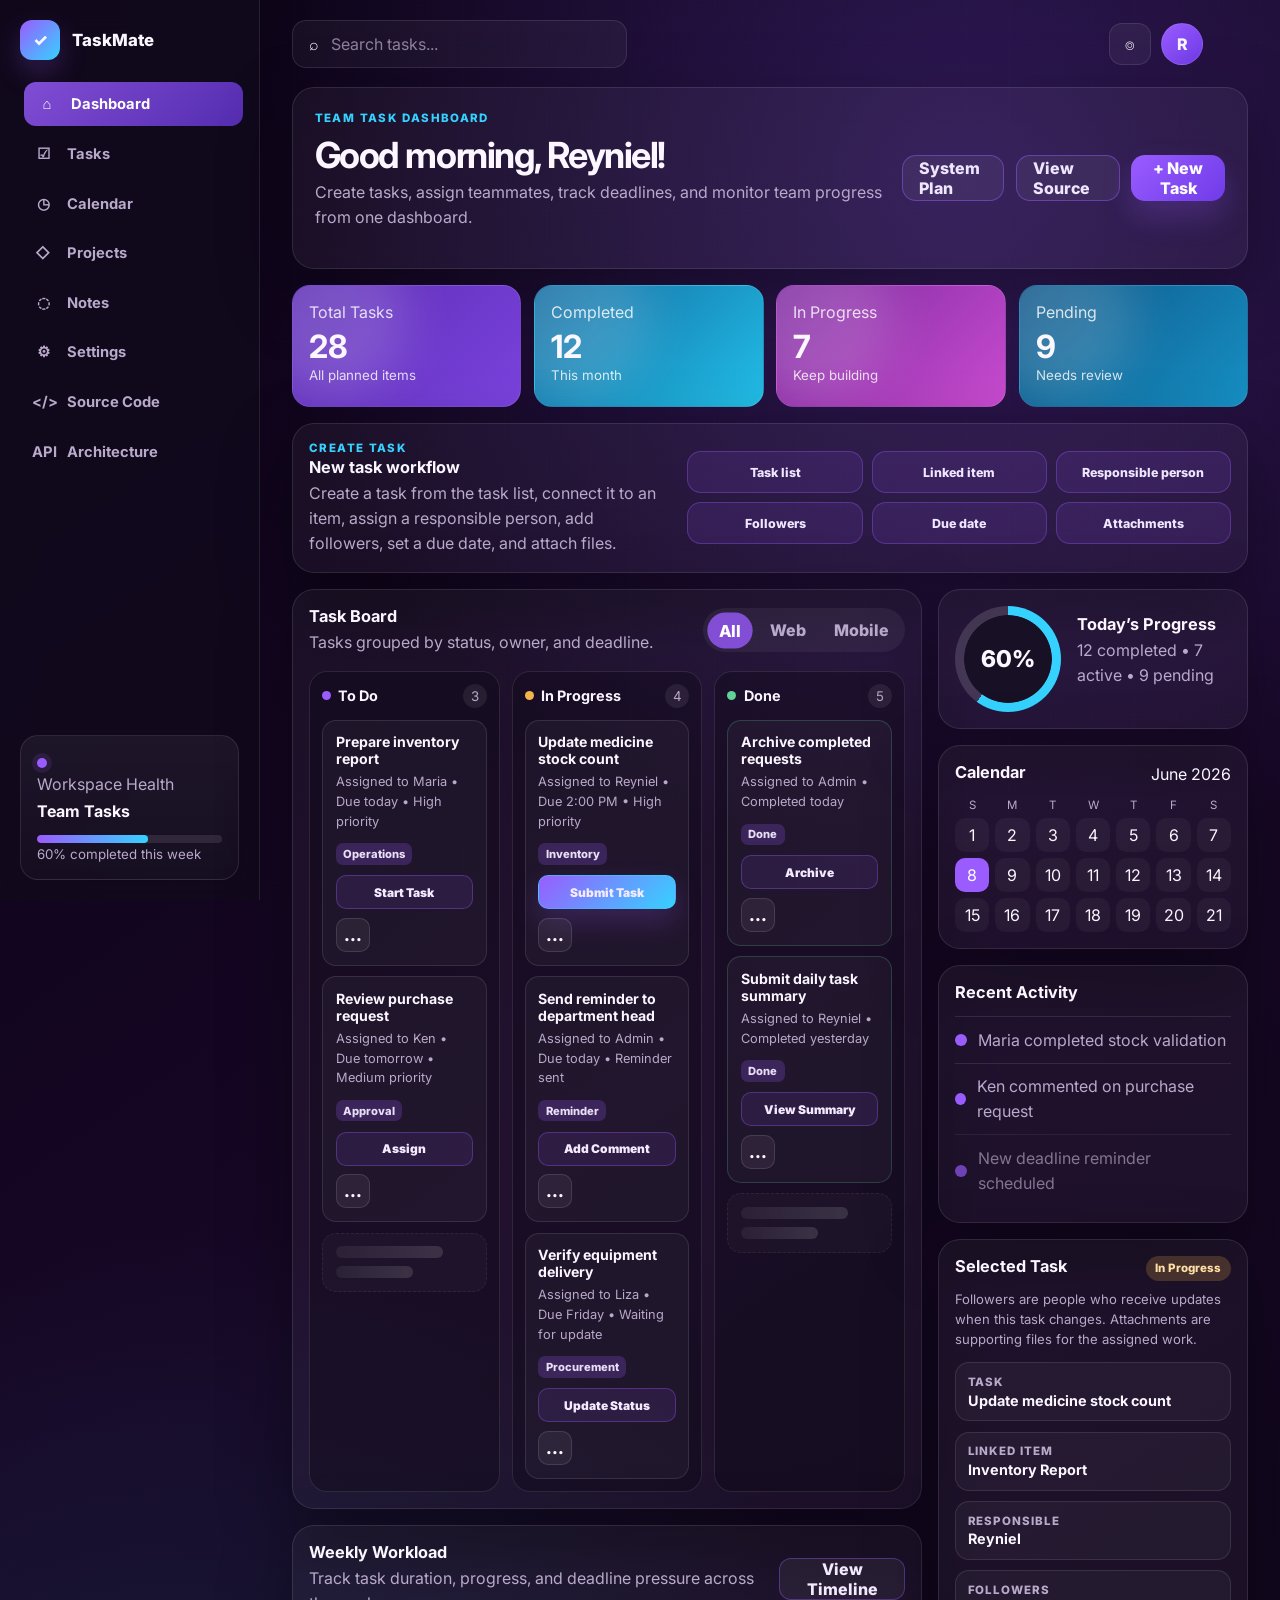
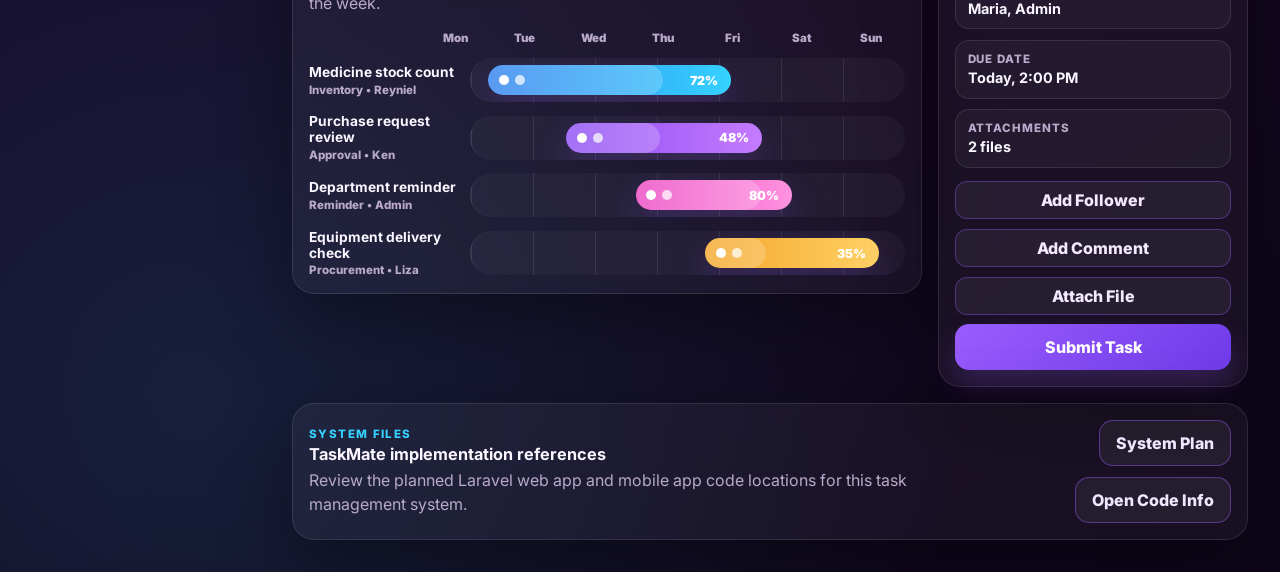
<file: taskmate/index.html>
<!DOCTYPE html>
<html lang="en">
<head>
    <meta charset="UTF-8">
    <meta name="viewport" content="width=device-width, initial-scale=1.0">
    <title>TaskMate Task Management System</title>
    <link rel="preconnect" href="https://fonts.googleapis.com">
    <link rel="preconnect" href="https://fonts.gstatic.com" crossorigin>
    <link href="https://fonts.googleapis.com/css2?family=Inter:wght@400;500;600;700;800&display=swap" rel="stylesheet">
    <link rel="stylesheet" href="styles.css">
</head>
<body>
    <div class="app-shell">
        <aside class="sidebar" aria-label="TaskMate navigation">
            <a class="brand" href="../index.html#projects" aria-label="Back to portfolio projects">
                <span class="brand-mark">✓</span>
                <span>TaskMate</span>
            </a>

            <nav class="side-nav">
                <a class="active" href="index.html">
                    <span>⌂</span>
                    Dashboard
                </a>
                <a href="tasks.html">
                    <span>☑</span>
                    Tasks
                </a>
                <a href="calendar.html">
                    <span>◷</span>
                    Calendar
                </a>
                <a href="projects.html">
                    <span>◇</span>
                    Projects
                </a>
                <a href="notes.html">
                    <span>◌</span>
                    Notes
                </a>
                <a href="settings.html">
                    <span>⚙</span>
                    Settings
                </a>
                <a href="source-code.html">
                    <span>&lt;/&gt;</span>
                    Source Code
                </a>
                <a href="architecture.html">
                    <span>API</span>
                    Architecture
                </a>
            </nav>

            <div class="status-card">
                <span class="status-dot"></span>
                <p>Workspace Health</p>
                <strong>Team Tasks</strong>
                <div class="mini-progress">
                    <span></span>
                </div>
                <small>60% completed this week</small>
            </div>
        </aside>

        <main class="workspace">
            <header class="topbar">
                <button class="icon-button menu-button" type="button" aria-label="Open menu">☰</button>
                <label class="search-box">
                    <span>⌕</span>
                    <input type="search" placeholder="Search tasks...">
                </label>
                <div class="topbar-actions">
                    <button class="icon-button" type="button" aria-label="Notifications">⌾</button>
                    <button class="avatar-button" type="button" aria-label="Profile">R</button>
                </div>
            </header>

            <section class="hero-panel">
                <div>
                    <p class="eyebrow">Team Task Dashboard</p>
                    <h1>Good morning, Reyniel!</h1>
                    <p>Create tasks, assign teammates, track deadlines, and monitor team progress from one dashboard.</p>
                </div>
                <div class="hero-actions">
                    <a class="ghost-button" href="architecture.html">System Plan</a>
                    <a class="ghost-button" href="source-code.html">View Source</a>
                    <button class="primary-button" type="button" data-open-modal>+ New Task</button>
                </div>
            </section>

            <section class="mobile-focus-panel" aria-label="Today task focus">
                <div class="mobile-focus-header">
                    <div>
                        <p class="eyebrow">Today</p>
                        <h2>What needs attention</h2>
                    </div>
                    <button class="primary-button" type="button" data-open-modal>+ New</button>
                </div>
                <div class="mobile-quick-actions" aria-label="Quick task actions">
                    <button type="button" data-open-modal>+ Add Task</button>
                    <button type="button" data-open-filter>Filter</button>
                    <button type="button" data-open-detail>Assign</button>
                    <a href="calendar.html">Due Today</a>
                </div>
                <div class="mobile-priority-list">
                    <article class="mobile-task urgent">
                        <span>High</span>
                        <strong>Update medicine stock count</strong>
                        <p>Due 2:00 PM · Reyniel</p>
                        <button type="button" data-open-detail>Submit</button>
                        <button class="more-action-button" type="button" data-open-more aria-label="More actions">...</button>
                    </article>
                    <article class="mobile-task warning">
                        <span>Today</span>
                        <strong>Prepare inventory report</strong>
                        <p>Operations · Maria</p>
                        <button type="button" data-open-detail>Start</button>
                        <button class="more-action-button" type="button" data-open-more aria-label="More actions">...</button>
                    </article>
                    <article class="mobile-task calm">
                        <span>Reminder</span>
                        <strong>Send reminder to department head</strong>
                        <p>Approval follow-up · Admin</p>
                        <button type="button" data-open-detail>View</button>
                        <button class="more-action-button" type="button" data-open-more aria-label="More actions">...</button>
                    </article>
                </div>
            </section>

            <section class="summary-grid" aria-label="Task summary">
                <article class="summary-card purple">
                    <span>Total Tasks</span>
                    <strong>28</strong>
                    <small>All planned items</small>
                </article>
                <article class="summary-card cyan">
                    <span>Completed</span>
                    <strong>12</strong>
                    <small>This month</small>
                </article>
                <article class="summary-card magenta">
                    <span>In Progress</span>
                    <strong>7</strong>
                    <small>Keep building</small>
                </article>
                <article class="summary-card blue">
                    <span>Pending</span>
                    <strong>9</strong>
                    <small>Needs review</small>
                </article>
            </section>

            <section class="task-creation-panel" aria-label="Create task workflow">
                <div>
                    <p class="eyebrow">Create Task</p>
                    <h2>New task workflow</h2>
                    <p>Create a task from the task list, connect it to an item, assign a responsible person, add followers, set a due date, and attach files.</p>
                </div>
                <div class="task-flow">
                    <span>Task list</span>
                    <span>Linked item</span>
                    <span>Responsible person</span>
                    <span>Followers</span>
                    <span>Due date</span>
                    <span>Attachments</span>
                </div>
            </section>

            <section class="content-grid">
                <div class="left-workspace-stack">
                <div class="task-board">
                    <div class="section-heading">
                        <div>
                            <h2>Task Board</h2>
                            <p>Tasks grouped by status, owner, and deadline.</p>
                        </div>
                        <div class="filter-tabs" aria-label="Task filters">
                            <button class="active" type="button" data-filter="all">All</button>
                            <button type="button" data-filter="web">Web</button>
                            <button type="button" data-filter="mobile">Mobile</button>
                        </div>
                    </div>

                    <div class="columns">
                        <article class="task-column">
                            <header>
                                <span class="column-dot todo"></span>
                                <h3>To Do</h3>
                                <small>3</small>
                            </header>
                            <div class="task-list">
                                <div class="task-card" data-type="mobile">
                                    <strong>Prepare inventory report</strong>
                                    <p>Assigned to Maria • Due today • High priority</p>
                                    <span>Operations</span>
                                    <button class="task-card-action" type="button" data-open-detail>Start Task</button>
                                    <button class="task-more-button" type="button" data-open-more aria-label="More actions">...</button>
                                </div>
                                <div class="task-card" data-type="web">
                                    <strong>Review purchase request</strong>
                                    <p>Assigned to Ken • Due tomorrow • Medium priority</p>
                                    <span>Approval</span>
                                    <button class="task-card-action" type="button" data-open-detail>Assign</button>
                                    <button class="task-more-button" type="button" data-open-more aria-label="More actions">...</button>
                                </div>
                                <div class="task-card skeleton" data-type="web">
                                    <span></span>
                                    <span></span>
                                </div>
                            </div>
                        </article>

                        <article class="task-column">
                            <header>
                                <span class="column-dot progress"></span>
                                <h3>In Progress</h3>
                                <small>4</small>
                            </header>
                            <div class="task-list">
                                <div class="task-card" data-type="mobile">
                                    <strong>Update medicine stock count</strong>
                                    <p>Assigned to Reyniel • Due 2:00 PM • High priority</p>
                                    <span>Inventory</span>
                                    <button class="task-card-action primary" type="button" data-open-detail>Submit Task</button>
                                    <button class="task-more-button" type="button" data-open-more aria-label="More actions">...</button>
                                </div>
                                <div class="task-card" data-type="web">
                                    <strong>Send reminder to department head</strong>
                                    <p>Assigned to Admin • Due today • Reminder sent</p>
                                    <span>Reminder</span>
                                    <button class="task-card-action" type="button" data-open-detail>Add Comment</button>
                                    <button class="task-more-button" type="button" data-open-more aria-label="More actions">...</button>
                                </div>
                                <div class="task-card" data-type="web">
                                    <strong>Verify equipment delivery</strong>
                                    <p>Assigned to Liza • Due Friday • Waiting for update</p>
                                    <span>Procurement</span>
                                    <button class="task-card-action" type="button" data-open-detail>Update Status</button>
                                    <button class="task-more-button" type="button" data-open-more aria-label="More actions">...</button>
                                </div>
                            </div>
                        </article>

                        <article class="task-column">
                            <header>
                                <span class="column-dot done"></span>
                                <h3>Done</h3>
                                <small>5</small>
                            </header>
                            <div class="task-list">
                                <div class="task-card complete" data-type="web">
                                    <strong>Archive completed requests</strong>
                                    <p>Assigned to Admin • Completed today</p>
                                    <span>Done</span>
                                    <button class="task-card-action" type="button" data-open-detail>Archive</button>
                                    <button class="task-more-button" type="button" data-open-more aria-label="More actions">...</button>
                                </div>
                                <div class="task-card complete" data-type="mobile">
                                    <strong>Submit daily task summary</strong>
                                    <p>Assigned to Reyniel • Completed yesterday</p>
                                    <span>Done</span>
                                    <button class="task-card-action" type="button" data-open-detail>View Summary</button>
                                    <button class="task-more-button" type="button" data-open-more aria-label="More actions">...</button>
                                </div>
                                <div class="task-card skeleton" data-type="mobile">
                                    <span></span>
                                    <span></span>
                                </div>
                            </div>
                        </article>
                    </div>
                </div>

                    <section class="timeline-card" aria-label="Weekly task timeline">
                        <div class="section-heading">
                            <div>
                                <h2>Weekly Workload</h2>
                                <p>Track task duration, progress, and deadline pressure across the week.</p>
                            </div>
                            <button class="mini-button" type="button">View Timeline</button>
                        </div>
                        <div class="timeline-days" aria-hidden="true">
                            <span>Mon</span>
                            <span>Tue</span>
                            <span>Wed</span>
                            <span>Thu</span>
                            <span>Fri</span>
                            <span>Sat</span>
                            <span>Sun</span>
                        </div>
                        <div class="timeline-list">
                            <article class="timeline-row inventory">
                                <div>
                                    <strong>Medicine stock count</strong>
                                    <span>Inventory • Reyniel</span>
                                </div>
                                <div class="timeline-track">
                                    <span style="--start: 4%; --width: 56%; --progress: 72%;">72%</span>
                                </div>
                            </article>
                            <article class="timeline-row approval">
                                <div>
                                    <strong>Purchase request review</strong>
                                    <span>Approval • Ken</span>
                                </div>
                                <div class="timeline-track">
                                    <span style="--start: 22%; --width: 45%; --progress: 48%;">48%</span>
                                </div>
                            </article>
                            <article class="timeline-row reminder">
                                <div>
                                    <strong>Department reminder</strong>
                                    <span>Reminder • Admin</span>
                                </div>
                                <div class="timeline-track">
                                    <span style="--start: 38%; --width: 36%; --progress: 80%;">80%</span>
                                </div>
                            </article>
                            <article class="timeline-row procurement">
                                <div>
                                    <strong>Equipment delivery check</strong>
                                    <span>Procurement • Liza</span>
                                </div>
                                <div class="timeline-track">
                                    <span style="--start: 54%; --width: 40%; --progress: 35%;">35%</span>
                                </div>
                            </article>
                        </div>
                    </section>
                </div>

                <aside class="right-panel">
                    <section class="progress-card">
                        <div class="ring" aria-label="60 percent progress">
                            <span>60%</span>
                        </div>
                        <div>
                            <h2>Today’s Progress</h2>
                            <p>12 completed • 7 active • 9 pending</p>
                        </div>
                    </section>

                    <section class="calendar-card">
                        <div class="section-heading compact">
                            <h2>Calendar</h2>
                            <span>June 2026</span>
                        </div>
                        <div class="calendar-grid" aria-label="June calendar preview">
                            <span>S</span><span>M</span><span>T</span><span>W</span><span>T</span><span>F</span><span>S</span>
                            <button>1</button><button>2</button><button>3</button><button>4</button><button>5</button><button>6</button><button>7</button>
                            <button class="active">8</button><button>9</button><button>10</button><button>11</button><button>12</button><button>13</button><button>14</button>
                            <button>15</button><button>16</button><button>17</button><button>18</button><button>19</button><button>20</button><button>21</button>
                        </div>
                    </section>

                    <section class="activity-card">
                        <h2>Recent Activity</h2>
                        <div class="activity-item">
                            <span></span>
                            <p>Maria completed stock validation</p>
                        </div>
                        <div class="activity-item">
                            <span></span>
                            <p>Ken commented on purchase request</p>
                        </div>
                        <div class="activity-item muted">
                            <span></span>
                            <p>New deadline reminder scheduled</p>
                        </div>
                    </section>

                    <section class="task-detail-card">
                        <div class="section-heading compact">
                            <h2>Selected Task</h2>
                            <span class="status-pill warning">In Progress</span>
                        </div>
                        <p class="helper-copy">Followers are people who receive updates when this task changes. Attachments are supporting files for the assigned work.</p>
                        <div class="detail-list">
                            <div><span>Task</span><strong>Update medicine stock count</strong></div>
                            <div><span>Linked item</span><strong>Inventory Report</strong></div>
                            <div><span>Responsible</span><strong>Reyniel</strong></div>
                            <div><span>Followers</span><strong>Maria, Admin</strong></div>
                            <div><span>Due date</span><strong>Today, 2:00 PM</strong></div>
                            <div><span>Attachments</span><strong>2 files</strong></div>
                        </div>
                        <div class="task-action-grid" aria-label="Task actions">
                            <button class="mini-button" type="button">Add Follower</button>
                            <button class="mini-button" type="button">Add Comment</button>
                            <button class="mini-button" type="button">Attach File</button>
                            <button class="primary-button" type="button">Submit Task</button>
                        </div>
                    </section>
                </aside>
            </section>

            <section class="source-strip" aria-label="Source code locations">
                <div>
                    <p class="eyebrow">System Files</p>
                    <h2>TaskMate implementation references</h2>
                    <p>Review the planned Laravel web app and mobile app code locations for this task management system.</p>
                </div>
                <div class="responsive-actions">
                    <a class="ghost-button" href="architecture.html">System Plan</a>
                    <a class="ghost-button" href="source-code.html">Open Code Info</a>
                </div>
            </section>
        </main>
    </div>

    <nav class="mobile-nav" aria-label="Mobile app navigation">
        <a class="active" href="index.html">
            <span>⌂</span>
            Home
        </a>
        <a href="tasks.html">
            <span>☑</span>
            Tasks
        </a>
        <button type="button" data-open-modal aria-label="Add task">+</button>
        <a href="calendar.html">
            <span>◷</span>
            Calendar
        </a>
        <a href="../index.html#projects">
            <span>↩</span>
            Back
        </a>
    </nav>

    <dialog class="task-modal more-modal" id="moreModal">
        <form method="dialog">
            <header>
                <div>
                    <p class="eyebrow">More Actions</p>
                    <h2>Manage this task</h2>
                </div>
                <button class="icon-button" value="cancel" aria-label="Close">&times;</button>
            </header>
            <div class="more-action-list" aria-label="More task actions">
                <button type="button" data-open-detail>
                    <span>View Details</span>
                    <small>Open task information and comments</small>
                </button>
                <button type="button">
                    <span>Edit Task</span>
                    <small>Change title, owner, priority, or notes</small>
                </button>
                <button type="button">
                    <span>Reschedule</span>
                    <small>Move the due date or reminder</small>
                </button>
                <button type="button">
                    <span>Duplicate</span>
                    <small>Create a copy for repeated work</small>
                </button>
                <button class="danger-action" type="button">
                    <span>Delete</span>
                    <small>Remove this task from the board</small>
                </button>
            </div>
            <div class="modal-actions">
                <button class="ghost-button" value="cancel">Close</button>
                <button class="primary-button" value="default">Done</button>
            </div>
        </form>
    </dialog>

    <dialog class="task-modal filter-modal" id="filterModal">
        <form method="dialog">
            <header>
                <div>
                    <p class="eyebrow">Task Filters</p>
                    <h2>Find the right tasks</h2>
                </div>
                <button class="icon-button" value="cancel" aria-label="Close">&times;</button>
            </header>
            <div class="filter-group" aria-label="Status filter">
                <span>Status</span>
                <div class="segmented-control">
                    <button class="active" type="button">All</button>
                    <button type="button">To Do</button>
                    <button type="button">Doing</button>
                    <button type="button">Done</button>
                </div>
            </div>
            <div class="filter-group" aria-label="Priority filter">
                <span>Priority</span>
                <div class="segmented-control">
                    <button type="button">High</button>
                    <button type="button">Medium</button>
                    <button type="button">Low</button>
                </div>
            </div>
            <label>
                Assignee
                <select>
                    <option>Anyone</option>
                    <option>Reyniel Polancos</option>
                    <option>Maria Santos</option>
                    <option>Ken Dela Cruz</option>
                    <option>Admin User</option>
                </select>
            </label>
            <label>
                Due date
                <select>
                    <option>Due today</option>
                    <option>Overdue</option>
                    <option>This week</option>
                    <option>No due date</option>
                </select>
            </label>
            <label>
                Sort by
                <select>
                    <option>Priority first</option>
                    <option>Due date</option>
                    <option>Newest</option>
                    <option>Assignee</option>
                </select>
            </label>
            <div class="modal-actions">
                <button class="ghost-button" value="cancel">Reset</button>
                <button class="primary-button" value="default">Apply Filters</button>
            </div>
        </form>
    </dialog>

    <dialog class="task-modal detail-modal" id="detailModal">
        <form method="dialog">
            <header>
                <div>
                    <p class="eyebrow">Task Details</p>
                    <h2>Update medicine stock count</h2>
                </div>
                <button class="icon-button" value="cancel" aria-label="Close">&times;</button>
            </header>
            <div class="detail-summary">
                <span class="status-pill warning">In Progress</span>
                <p>Assigned to Reyniel &middot; Due today at 2:00 PM &middot; High priority</p>
            </div>
            <div class="segmented-control status-control" aria-label="Update status">
                <button type="button">To Do</button>
                <button class="active" type="button">Doing</button>
                <button type="button">Done</button>
            </div>
            <div class="detail-list">
                <div><span>Linked item</span><strong>Inventory Report</strong></div>
                <div><span>Followers</span><strong>Maria Santos, Admin User</strong></div>
                <div><span>Attachments</span><strong>2 files ready</strong></div>
            </div>
            <div class="sheet-action-grid" aria-label="Task detail actions">
                <button class="mini-button" type="button">Add Follower</button>
                <button class="mini-button" type="button">Set Reminder</button>
                <button class="mini-button" type="button">Attach File</button>
                <button class="mini-button" type="button">Comment</button>
            </div>
            <label>
                Quick note
                <textarea rows="3">Stock count is almost ready for review.</textarea>
            </label>
            <div class="modal-actions">
                <button class="ghost-button" value="cancel">Close</button>
                <button class="primary-button" value="default">Save Update</button>
            </div>
        </form>
    </dialog>

    <dialog class="task-modal" id="taskModal">
        <form method="dialog">
            <header>
                <div>
                    <p class="eyebrow">Task Action</p>
                    <h2>Add Task</h2>
                </div>
                <button class="icon-button" value="cancel" aria-label="Close">×</button>
            </header>
            <label>
                Task title
                <input type="text" value="Follow up overdue purchase request">
            </label>
            <label>
                Linked item
                <input type="text" value="Purchase Request #104">
            </label>
            <label>
                Responsible person
                <select>
                    <option>Reyniel Polancos</option>
                    <option>Maria Santos</option>
                    <option>Ken Dela Cruz</option>
                    <option>Admin User</option>
                </select>
            </label>
            <label>
                Followers
                <div class="follower-picker">
                    <div class="selected-followers" aria-label="Selected followers">
                        <span>Maria Santos</span>
                        <span>Admin User</span>
                    </div>
                    <select aria-label="Add follower">
                        <option>Add another follower</option>
                        <option>Ken Dela Cruz</option>
                        <option>Liza Ramos</option>
                        <option>Department Manager</option>
                        <option>Inventory Clerk</option>
                    </select>
                </div>
            </label>
            <label>
                Category
                <select>
                    <option>Inventory</option>
                    <option>Approval</option>
                    <option>Procurement</option>
                    <option>Reporting</option>
                </select>
            </label>
            <label>
                Due date
                <input type="datetime-local" value="2026-06-08T14:00">
            </label>
            <label>
                Priority
                <select>
                    <option>High</option>
                    <option>Medium</option>
                    <option>Low</option>
                </select>
            </label>
            <label>
                Notes
                <textarea rows="4">Assign this task to the department manager and set a reminder before the due date.</textarea>
            </label>
            <label>
                Attachment
                <input type="file">
            </label>
            <div class="modal-actions">
                <button class="ghost-button" value="cancel">Cancel</button>
                <button class="primary-button" value="default">Submit Task</button>
            </div>
        </form>
    </dialog>

    <script src="script.js"></script>
</body>
</html>
</file>
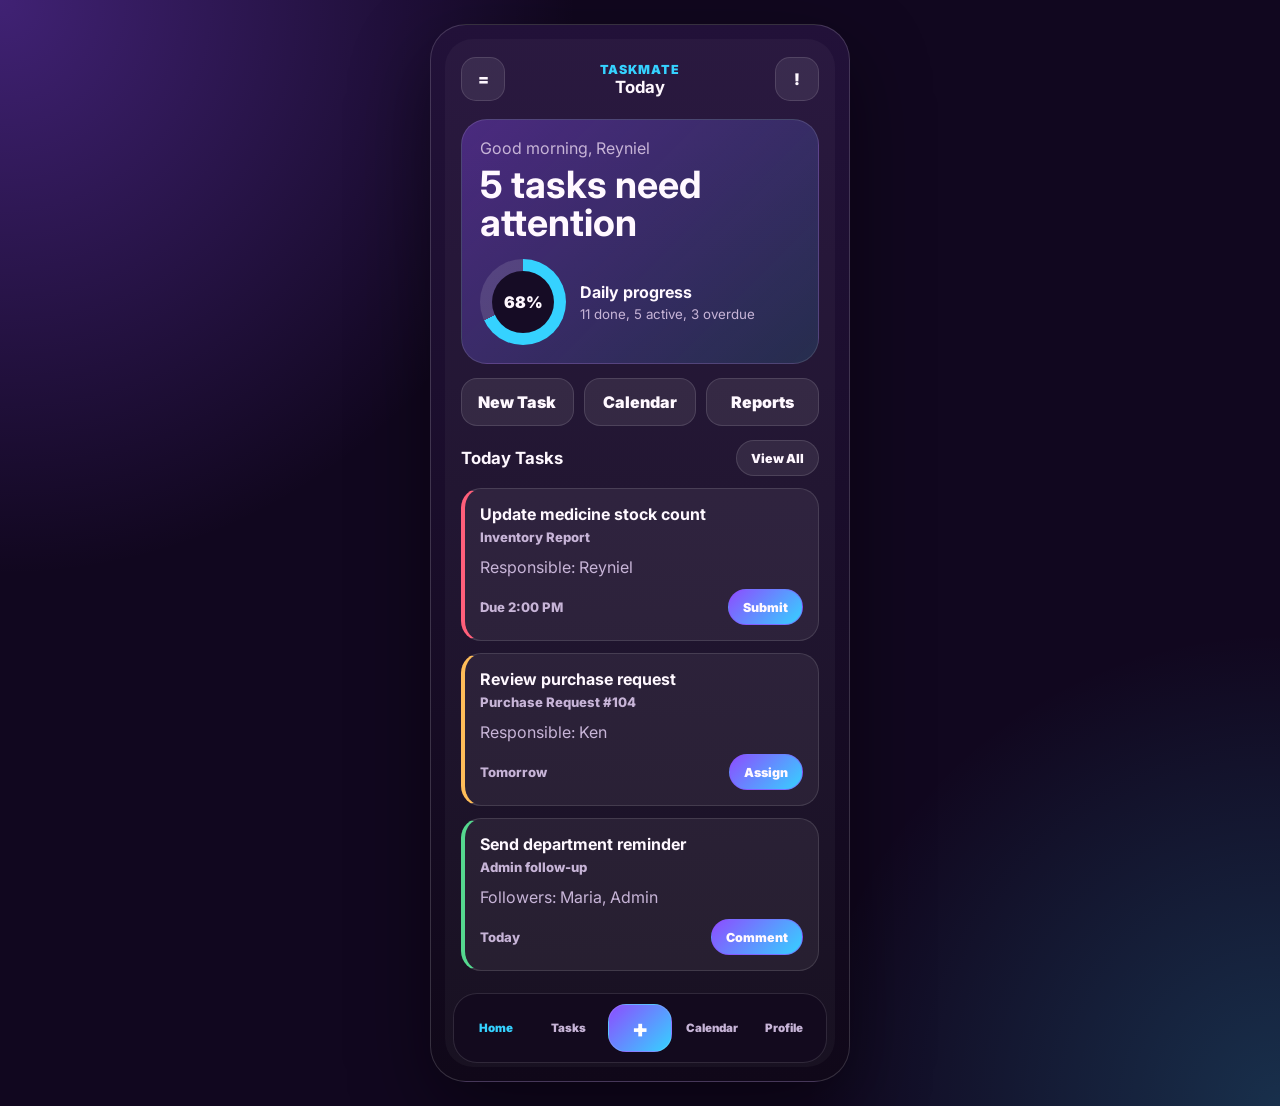
<file: exports/TaskMateMobile/index.html>
<!DOCTYPE html>
<html lang="en">
<head>
    <meta charset="UTF-8">
    <meta name="viewport" content="width=device-width, initial-scale=1.0">
    <title>TaskMate Mobile UI</title>
    <link rel="preconnect" href="https://fonts.googleapis.com">
    <link rel="preconnect" href="https://fonts.gstatic.com" crossorigin>
    <link href="https://fonts.googleapis.com/css2?family=Inter:wght@400;500;600;700;800;900&display=swap" rel="stylesheet">
    <link rel="stylesheet" href="styles.css">
</head>
<body>
    <main class="phone-shell">
        <section class="phone-screen">
            <header class="mobile-header">
                <button type="button" aria-label="Open menu">=</button>
                <div>
                    <span>TaskMate</span>
                    <strong>Today</strong>
                </div>
                <button type="button" aria-label="Notifications">!</button>
            </header>

            <section class="greeting-card">
                <p>Good morning, Reyniel</p>
                <h1>5 tasks need attention</h1>
                <div class="progress-summary">
                    <div class="progress-ring"><span>68%</span></div>
                    <div>
                        <strong>Daily progress</strong>
                        <small>11 done, 5 active, 3 overdue</small>
                    </div>
                </div>
            </section>

            <section class="quick-actions" aria-label="Quick actions">
                <button type="button">New Task</button>
                <button type="button">Calendar</button>
                <button type="button">Reports</button>
            </section>

            <section class="task-section">
                <div class="section-title">
                    <h2>Today Tasks</h2>
                    <button type="button">View All</button>
                </div>

                <article class="task-card high">
                    <div>
                        <strong>Update medicine stock count</strong>
                        <span>Inventory Report</span>
                    </div>
                    <p>Responsible: Reyniel</p>
                    <div class="task-footer">
                        <span>Due 2:00 PM</span>
                        <button type="button">Submit</button>
                    </div>
                </article>

                <article class="task-card medium">
                    <div>
                        <strong>Review purchase request</strong>
                        <span>Purchase Request #104</span>
                    </div>
                    <p>Responsible: Ken</p>
                    <div class="task-footer">
                        <span>Tomorrow</span>
                        <button type="button">Assign</button>
                    </div>
                </article>

                <article class="task-card low">
                    <div>
                        <strong>Send department reminder</strong>
                        <span>Admin follow-up</span>
                    </div>
                    <p>Followers: Maria, Admin</p>
                    <div class="task-footer">
                        <span>Today</span>
                        <button type="button">Comment</button>
                    </div>
                </article>
            </section>
        </section>

        <nav class="bottom-nav" aria-label="Mobile navigation">
            <a class="active" href="#">Home</a>
            <a href="#">Tasks</a>
            <button type="button">+</button>
            <a href="#">Calendar</a>
            <a href="#">Profile</a>
        </nav>
    </main>
    <script src="script.js"></script>
</body>
</html>
</file>
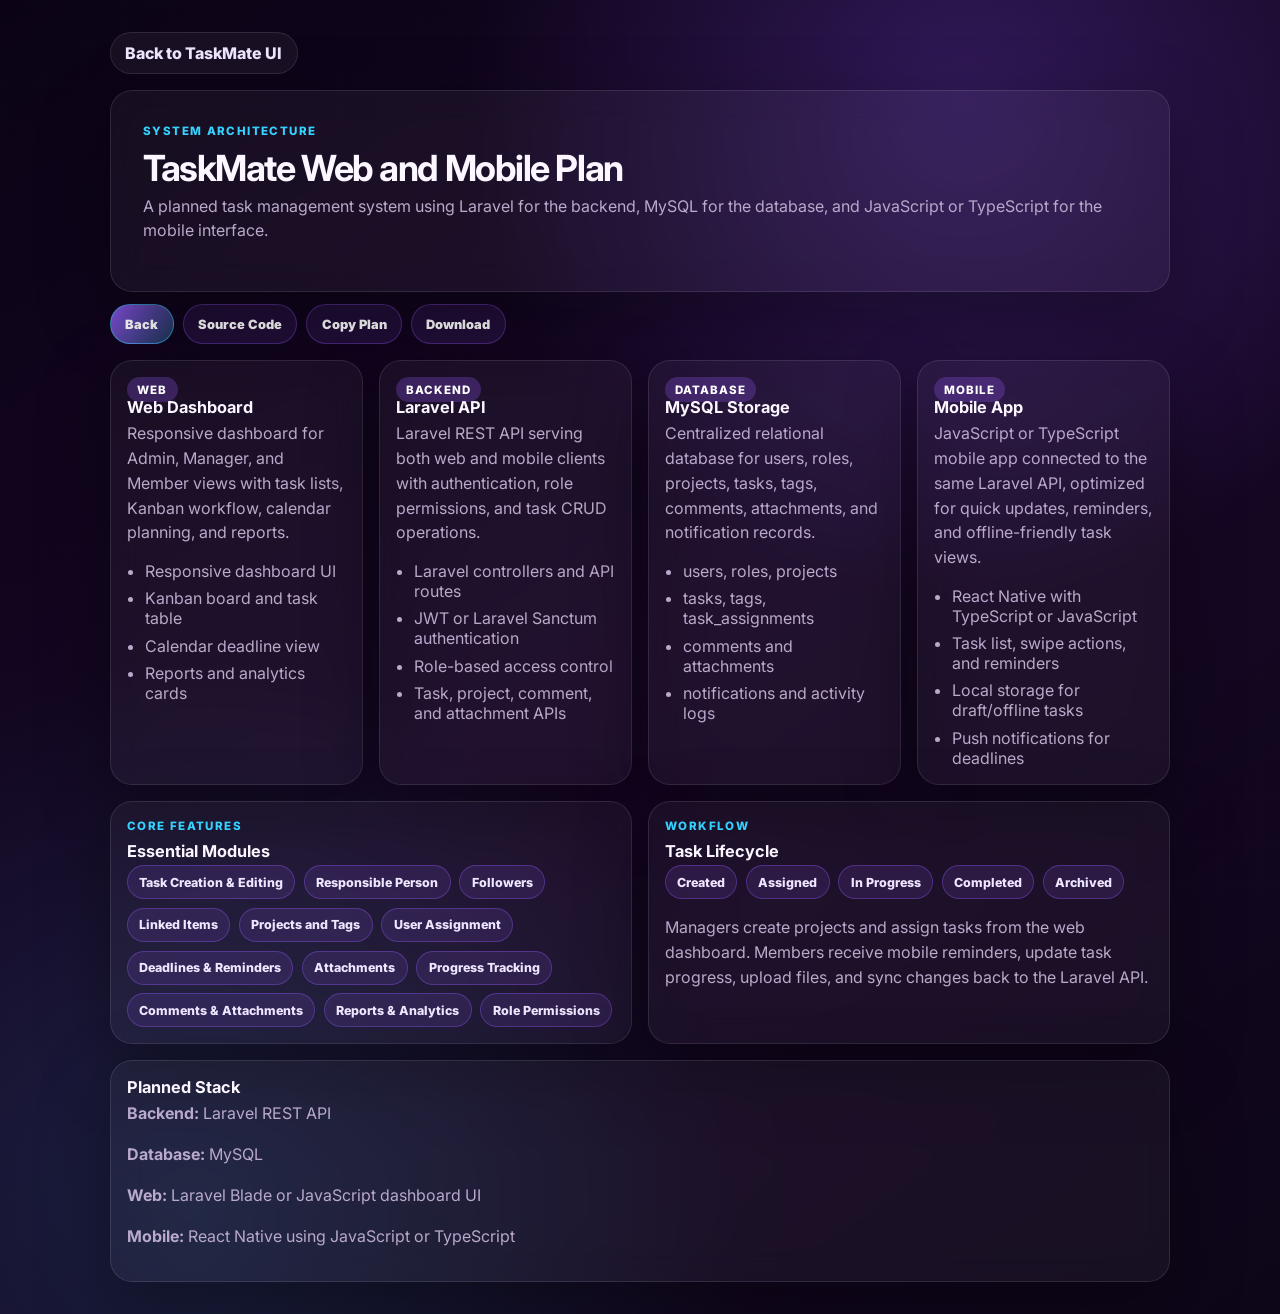
<file: taskmate/architecture.html>
<!DOCTYPE html>
<html lang="en">
<head>
    <meta charset="UTF-8">
    <meta name="viewport" content="width=device-width, initial-scale=1.0">
    <title>TaskMate Architecture</title>
    <link rel="preconnect" href="https://fonts.googleapis.com">
    <link rel="preconnect" href="https://fonts.gstatic.com" crossorigin>
    <link href="https://fonts.googleapis.com/css2?family=Inter:wght@400;500;600;700;800&display=swap" rel="stylesheet">
    <link rel="stylesheet" href="styles.css">
</head>
<body class="code-page">
    <main class="code-shell">
        <a class="back-link" href="index.html">Back to TaskMate UI</a>

        <section class="code-hero">
            <p class="eyebrow">System Architecture</p>
            <h1>TaskMate Web and Mobile Plan</h1>
            <p>A planned task management system using Laravel for the backend, MySQL for the database, and JavaScript or TypeScript for the mobile interface.</p>
        </section>
        <div class="page-quick-actions" aria-label="Architecture quick actions">
            <a href="index.html">Back</a>
            <a href="source-code.html">Source Code</a>
            <button type="button">Copy Plan</button>
            <button type="button">Download</button>
        </div>

        <section class="architecture-map" aria-label="TaskMate architecture overview">
            <article class="architecture-card">
                <span class="code-badge">Web</span>
                <h2>Web Dashboard</h2>
                <p>Responsive dashboard for Admin, Manager, and Member views with task lists, Kanban workflow, calendar planning, and reports.</p>
                <ul>
                    <li>Responsive dashboard UI</li>
                    <li>Kanban board and task table</li>
                    <li>Calendar deadline view</li>
                    <li>Reports and analytics cards</li>
                </ul>
            </article>

            <article class="architecture-card">
                <span class="code-badge">Backend</span>
                <h2>Laravel API</h2>
                <p>Laravel REST API serving both web and mobile clients with authentication, role permissions, and task CRUD operations.</p>
                <ul>
                    <li>Laravel controllers and API routes</li>
                    <li>JWT or Laravel Sanctum authentication</li>
                    <li>Role-based access control</li>
                    <li>Task, project, comment, and attachment APIs</li>
                </ul>
            </article>

            <article class="architecture-card">
                <span class="code-badge">Database</span>
                <h2>MySQL Storage</h2>
                <p>Centralized relational database for users, roles, projects, tasks, tags, comments, attachments, and notification records.</p>
                <ul>
                    <li>users, roles, projects</li>
                    <li>tasks, tags, task_assignments</li>
                    <li>comments and attachments</li>
                    <li>notifications and activity logs</li>
                </ul>
            </article>

            <article class="architecture-card">
                <span class="code-badge">Mobile</span>
                <h2>Mobile App</h2>
                <p>JavaScript or TypeScript mobile app connected to the same Laravel API, optimized for quick updates, reminders, and offline-friendly task views.</p>
                <ul>
                    <li>React Native with TypeScript or JavaScript</li>
                    <li>Task list, swipe actions, and reminders</li>
                    <li>Local storage for draft/offline tasks</li>
                    <li>Push notifications for deadlines</li>
                </ul>
            </article>
        </section>

        <section class="workflow-section">
            <div class="page-card">
                <p class="eyebrow">Core Features</p>
                <h2>Essential Modules</h2>
                <div class="feature-grid">
                    <span>Task Creation & Editing</span>
                    <span>Responsible Person</span>
                    <span>Followers</span>
                    <span>Linked Items</span>
                    <span>Projects and Tags</span>
                    <span>User Assignment</span>
                    <span>Deadlines & Reminders</span>
                    <span>Attachments</span>
                    <span>Progress Tracking</span>
                    <span>Comments & Attachments</span>
                    <span>Reports & Analytics</span>
                    <span>Role Permissions</span>
                </div>
            </div>

            <div class="page-card">
                <p class="eyebrow">Workflow</p>
                <h2>Task Lifecycle</h2>
                <div class="lifecycle">
                    <span>Created</span>
                    <span>Assigned</span>
                    <span>In Progress</span>
                    <span>Completed</span>
                    <span>Archived</span>
                </div>
                <p>Managers create projects and assign tasks from the web dashboard. Members receive mobile reminders, update task progress, upload files, and sync changes back to the Laravel API.</p>
            </div>
        </section>

        <section class="code-note">
            <h2>Planned Stack</h2>
            <p><strong>Backend:</strong> Laravel REST API</p>
            <p><strong>Database:</strong> MySQL</p>
            <p><strong>Web:</strong> Laravel Blade or JavaScript dashboard UI</p>
            <p><strong>Mobile:</strong> React Native using JavaScript or TypeScript</p>
        </section>
    </main>
</body>
</html>
</file>
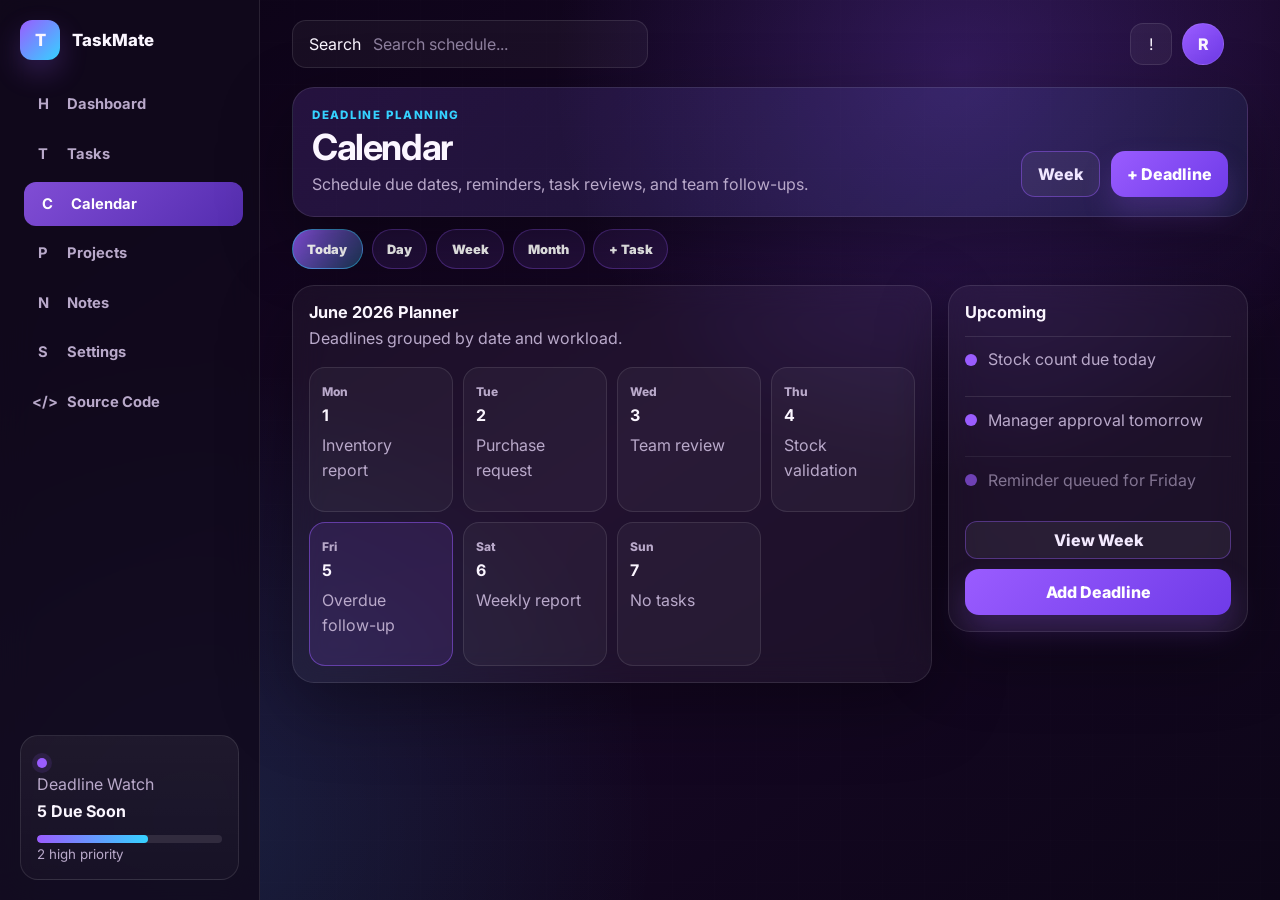
<file: taskmate/calendar.html>
<!DOCTYPE html>
<html lang="en">
<head>
    <meta charset="UTF-8">
    <meta name="viewport" content="width=device-width, initial-scale=1.0">
    <title>TaskMate Calendar</title>
    <link rel="preconnect" href="https://fonts.googleapis.com">
    <link rel="preconnect" href="https://fonts.gstatic.com" crossorigin>
    <link href="https://fonts.googleapis.com/css2?family=Inter:wght@400;500;600;700;800&display=swap" rel="stylesheet">
    <link rel="stylesheet" href="styles.css">
</head>
<body>
    <div class="app-shell">
        <aside class="sidebar"><a class="brand" href="../index.html#projects"><span class="brand-mark">T</span><span>TaskMate</span></a><nav class="side-nav"><a href="index.html"><span>H</span>Dashboard</a><a href="tasks.html"><span>T</span>Tasks</a><a class="active" href="calendar.html"><span>C</span>Calendar</a><a href="projects.html"><span>P</span>Projects</a><a href="notes.html"><span>N</span>Notes</a><a href="settings.html"><span>S</span>Settings</a><a href="source-code.html"><span>&lt;/&gt;</span>Source Code</a></nav><div class="status-card"><span class="status-dot"></span><p>Deadline Watch</p><strong>5 Due Soon</strong><div class="mini-progress"><span></span></div><small>2 high priority</small></div></aside>
        <main class="workspace">
            <header class="topbar"><button class="icon-button menu-button" type="button">=</button><label class="search-box"><span>Search</span><input type="search" placeholder="Search schedule..."></label><div class="topbar-actions"><button class="icon-button" type="button">!</button><button class="avatar-button" type="button">R</button></div></header>
            <section class="page-header"><div><p class="eyebrow">Deadline Planning</p><h1>Calendar</h1><p>Schedule due dates, reminders, task reviews, and team follow-ups.</p></div><div class="responsive-actions"><button class="ghost-button" type="button">Week</button><button class="primary-button" type="button">+ Deadline</button></div></section>
            <div class="page-quick-actions" aria-label="Calendar quick actions"><button type="button">Today</button><button type="button">Day</button><button type="button">Week</button><button type="button">Month</button><button type="button">+ Task</button></div>
            <section class="page-grid calendar-page-grid">
                <div class="page-card"><div class="section-heading"><div><h2>June 2026 Planner</h2><p>Deadlines grouped by date and workload.</p></div></div><div class="planner-grid"><div class="planner-day"><span>Mon</span><strong>1</strong><p>Inventory report</p></div><div class="planner-day"><span>Tue</span><strong>2</strong><p>Purchase request</p></div><div class="planner-day"><span>Wed</span><strong>3</strong><p>Team review</p></div><div class="planner-day"><span>Thu</span><strong>4</strong><p>Stock validation</p></div><div class="planner-day active"><span>Fri</span><strong>5</strong><p>Overdue follow-up</p></div><div class="planner-day"><span>Sat</span><strong>6</strong><p>Weekly report</p></div><div class="planner-day"><span>Sun</span><strong>7</strong><p>No tasks</p></div></div></div>
                <aside class="page-card calendar-side-card"><h2>Upcoming</h2><div class="activity-item"><span></span><p>Stock count due today</p></div><div class="activity-item"><span></span><p>Manager approval tomorrow</p></div><div class="activity-item muted"><span></span><p>Reminder queued for Friday</p></div><div class="responsive-actions calendar-actions"><button class="mini-button" type="button">View Week</button><button class="primary-button" type="button">Add Deadline</button></div></aside>
            </section>
        </main>
    </div>
    <nav class="mobile-nav"><a href="index.html"><span>H</span>Home</a><a href="tasks.html"><span>T</span>Tasks</a><button type="button">+</button><a class="active" href="calendar.html"><span>C</span>Calendar</a><a href="../index.html#projects"><span>B</span>Back</a></nav>
    <script src="script.js"></script>
</body>
</html>
</file>
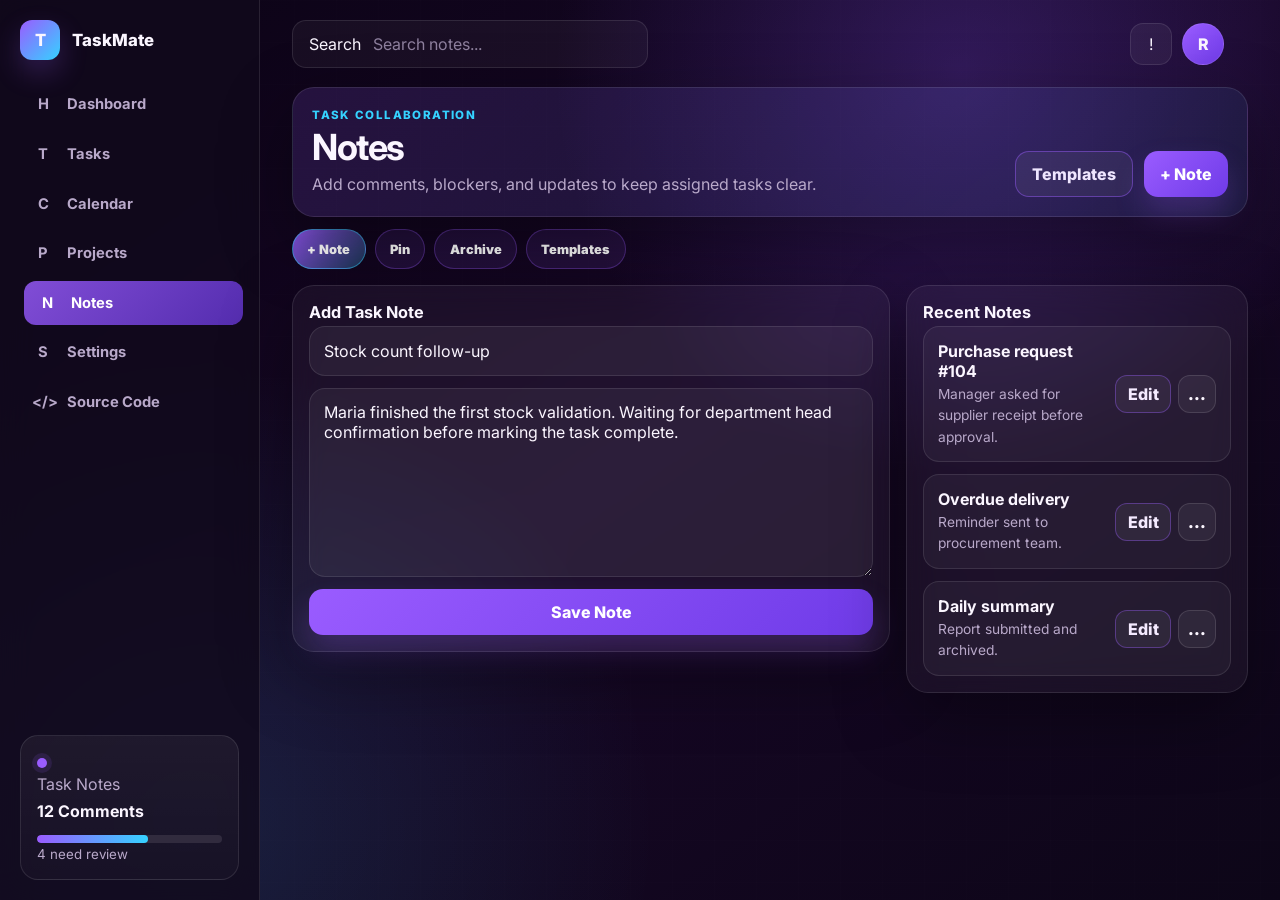
<file: taskmate/notes.html>
<!DOCTYPE html>
<html lang="en">
<head>
    <meta charset="UTF-8">
    <meta name="viewport" content="width=device-width, initial-scale=1.0">
    <title>TaskMate Notes</title>
    <link rel="preconnect" href="https://fonts.googleapis.com">
    <link rel="preconnect" href="https://fonts.gstatic.com" crossorigin>
    <link href="https://fonts.googleapis.com/css2?family=Inter:wght@400;500;600;700;800&display=swap" rel="stylesheet">
    <link rel="stylesheet" href="styles.css">
</head>
<body>
    <div class="app-shell">
        <aside class="sidebar"><a class="brand" href="../index.html#projects"><span class="brand-mark">T</span><span>TaskMate</span></a><nav class="side-nav"><a href="index.html"><span>H</span>Dashboard</a><a href="tasks.html"><span>T</span>Tasks</a><a href="calendar.html"><span>C</span>Calendar</a><a href="projects.html"><span>P</span>Projects</a><a class="active" href="notes.html"><span>N</span>Notes</a><a href="settings.html"><span>S</span>Settings</a><a href="source-code.html"><span>&lt;/&gt;</span>Source Code</a></nav><div class="status-card"><span class="status-dot"></span><p>Task Notes</p><strong>12 Comments</strong><div class="mini-progress"><span></span></div><small>4 need review</small></div></aside>
        <main class="workspace">
            <header class="topbar"><button class="icon-button menu-button" type="button">=</button><label class="search-box"><span>Search</span><input type="search" placeholder="Search notes..."></label><div class="topbar-actions"><button class="icon-button" type="button">!</button><button class="avatar-button" type="button">R</button></div></header>
            <section class="page-header"><div><p class="eyebrow">Task Collaboration</p><h1>Notes</h1><p>Add comments, blockers, and updates to keep assigned tasks clear.</p></div><div class="responsive-actions"><button class="ghost-button" type="button">Templates</button><button class="primary-button" type="button">+ Note</button></div></section>
            <div class="page-quick-actions" aria-label="Note quick actions"><button type="button">+ Note</button><button type="button">Pin</button><button type="button">Archive</button><button type="button">Templates</button></div>
            <section class="page-grid">
                <div class="page-card"><h2>Add Task Note</h2><div class="note-editor"><input type="text" value="Stock count follow-up"><textarea rows="8">Maria finished the first stock validation. Waiting for department head confirmation before marking the task complete.</textarea><button class="primary-button" type="button">Save Note</button></div><div class="mobile-sticky-actions"><button class="ghost-button" type="button">Draft</button><button class="primary-button" type="button">Save Note</button></div></div>
                <aside class="page-card"><h2>Recent Notes</h2><div class="notes-list"><div class="note-row"><div><strong>Purchase request #104</strong><p>Manager asked for supplier receipt before approval.</p></div><div class="row-actions"><button class="mini-button" type="button">Edit</button><button class="row-more-button" type="button" aria-label="More actions">...</button></div></div><div class="note-row"><div><strong>Overdue delivery</strong><p>Reminder sent to procurement team.</p></div><div class="row-actions"><button class="mini-button" type="button">Edit</button><button class="row-more-button" type="button" aria-label="More actions">...</button></div></div><div class="note-row"><div><strong>Daily summary</strong><p>Report submitted and archived.</p></div><div class="row-actions"><button class="mini-button" type="button">Edit</button><button class="row-more-button" type="button" aria-label="More actions">...</button></div></div></div></aside>
            </section>
        </main>
    </div>
    <nav class="mobile-nav"><a href="index.html"><span>H</span>Home</a><a href="tasks.html"><span>T</span>Tasks</a><button type="button">+</button><a href="calendar.html"><span>C</span>Calendar</a><a href="../index.html#projects"><span>B</span>Back</a></nav>
    <script src="script.js"></script>
</body>
</html>
</file>
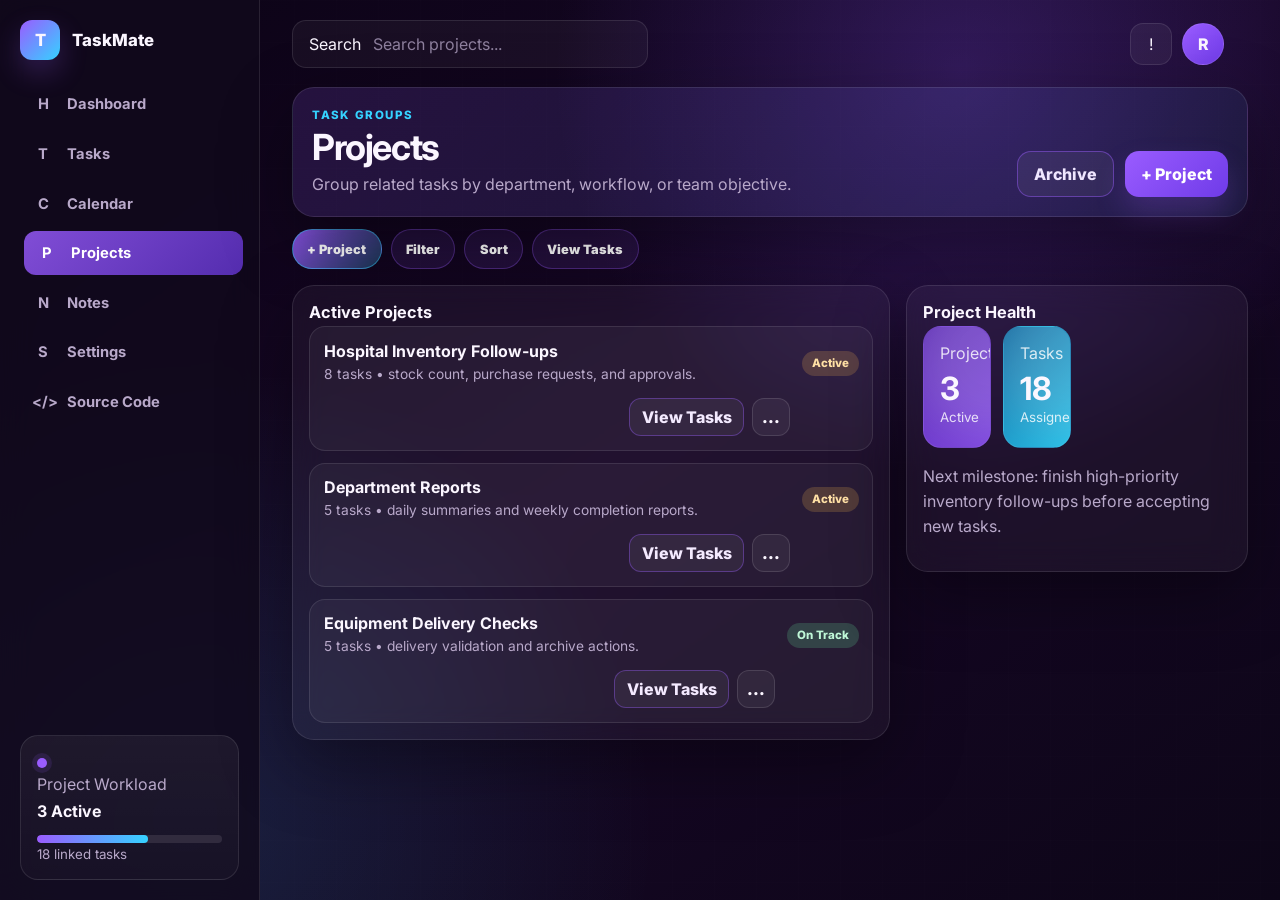
<file: taskmate/projects.html>
<!DOCTYPE html>
<html lang="en">
<head>
    <meta charset="UTF-8">
    <meta name="viewport" content="width=device-width, initial-scale=1.0">
    <title>TaskMate Projects</title>
    <link rel="preconnect" href="https://fonts.googleapis.com">
    <link rel="preconnect" href="https://fonts.gstatic.com" crossorigin>
    <link href="https://fonts.googleapis.com/css2?family=Inter:wght@400;500;600;700;800&display=swap" rel="stylesheet">
    <link rel="stylesheet" href="styles.css">
</head>
<body>
    <div class="app-shell">
        <aside class="sidebar"><a class="brand" href="../index.html#projects"><span class="brand-mark">T</span><span>TaskMate</span></a><nav class="side-nav"><a href="index.html"><span>H</span>Dashboard</a><a href="tasks.html"><span>T</span>Tasks</a><a href="calendar.html"><span>C</span>Calendar</a><a class="active" href="projects.html"><span>P</span>Projects</a><a href="notes.html"><span>N</span>Notes</a><a href="settings.html"><span>S</span>Settings</a><a href="source-code.html"><span>&lt;/&gt;</span>Source Code</a></nav><div class="status-card"><span class="status-dot"></span><p>Project Workload</p><strong>3 Active</strong><div class="mini-progress"><span></span></div><small>18 linked tasks</small></div></aside>
        <main class="workspace">
            <header class="topbar"><button class="icon-button menu-button" type="button">=</button><label class="search-box"><span>Search</span><input type="search" placeholder="Search projects..."></label><div class="topbar-actions"><button class="icon-button" type="button">!</button><button class="avatar-button" type="button">R</button></div></header>
            <section class="page-header"><div><p class="eyebrow">Task Groups</p><h1>Projects</h1><p>Group related tasks by department, workflow, or team objective.</p></div><div class="responsive-actions"><button class="ghost-button" type="button">Archive</button><button class="primary-button" type="button">+ Project</button></div></section>
            <div class="page-quick-actions" aria-label="Project quick actions"><button type="button">+ Project</button><button type="button">Filter</button><button type="button">Sort</button><button type="button">View Tasks</button></div>
            <section class="page-grid">
                <div class="page-card"><h2>Active Projects</h2><div class="project-list"><div class="project-row"><div><strong>Hospital Inventory Follow-ups</strong><p>8 tasks • stock count, purchase requests, and approvals.</p></div><span class="status-pill warning">Active</span><div class="row-actions"><button class="mini-button" type="button">View Tasks</button><button class="row-more-button" type="button" aria-label="More actions">...</button></div></div><div class="project-row"><div><strong>Department Reports</strong><p>5 tasks • daily summaries and weekly completion reports.</p></div><span class="status-pill warning">Active</span><div class="row-actions"><button class="mini-button" type="button">View Tasks</button><button class="row-more-button" type="button" aria-label="More actions">...</button></div></div><div class="project-row"><div><strong>Equipment Delivery Checks</strong><p>5 tasks • delivery validation and archive actions.</p></div><span class="status-pill done">On Track</span><div class="row-actions"><button class="mini-button" type="button">View Tasks</button><button class="row-more-button" type="button" aria-label="More actions">...</button></div></div></div></div>
                <aside class="page-card"><h2>Project Health</h2><div class="summary-grid"><article class="summary-card purple"><span>Projects</span><strong>3</strong><small>Active</small></article><article class="summary-card cyan"><span>Tasks</span><strong>18</strong><small>Assigned</small></article></div><p>Next milestone: finish high-priority inventory follow-ups before accepting new tasks.</p></aside>
            </section>
        </main>
    </div>
    <nav class="mobile-nav"><a href="index.html"><span>H</span>Home</a><a href="tasks.html"><span>T</span>Tasks</a><button type="button">+</button><a href="calendar.html"><span>C</span>Calendar</a><a href="../index.html#projects"><span>B</span>Back</a></nav>
    <script src="script.js"></script>
</body>
</html>
</file>
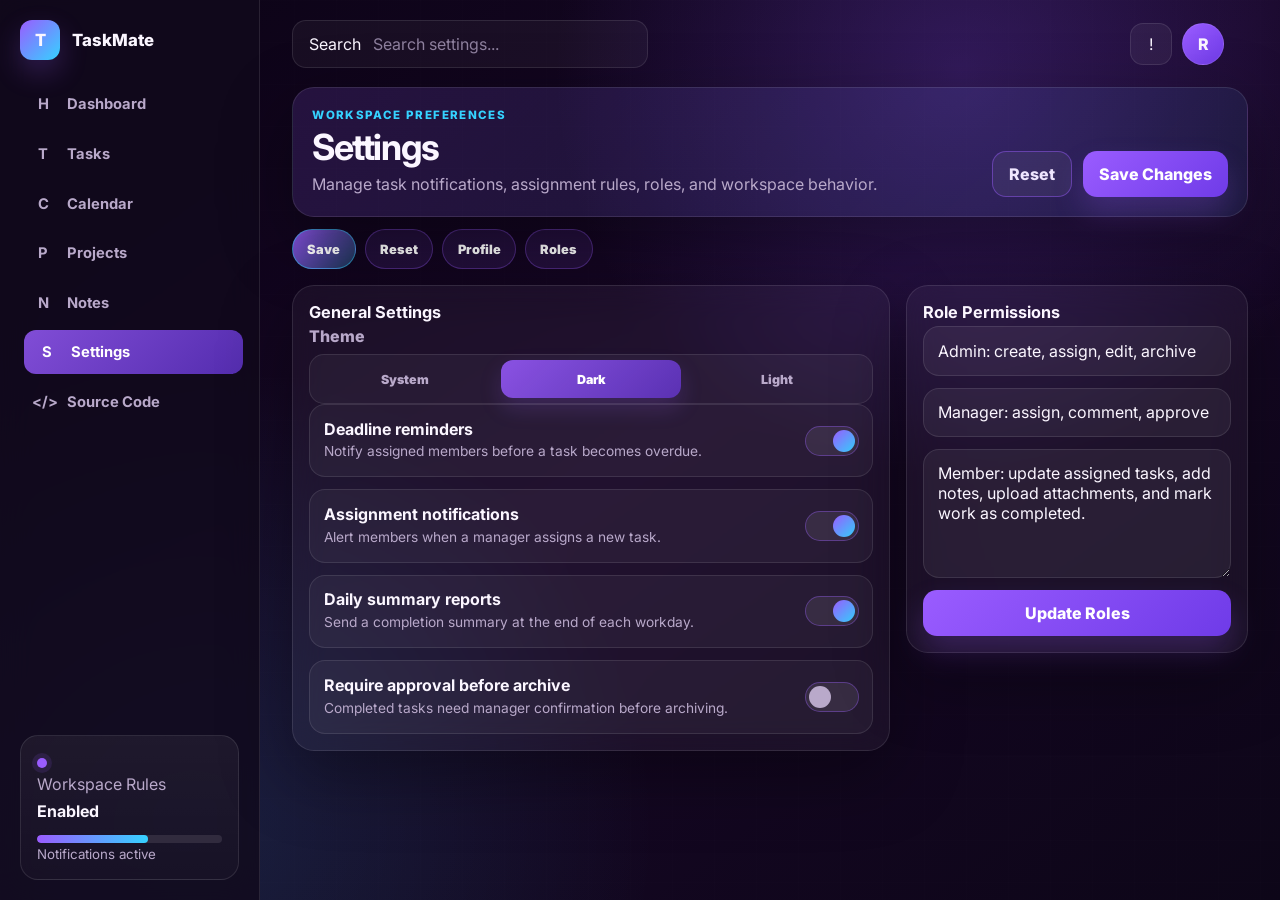
<file: taskmate/settings.html>
<!DOCTYPE html>
<html lang="en">
<head>
    <meta charset="UTF-8">
    <meta name="viewport" content="width=device-width, initial-scale=1.0">
    <title>TaskMate Settings</title>
    <link rel="preconnect" href="https://fonts.googleapis.com">
    <link rel="preconnect" href="https://fonts.gstatic.com" crossorigin>
    <link href="https://fonts.googleapis.com/css2?family=Inter:wght@400;500;600;700;800&display=swap" rel="stylesheet">
    <link rel="stylesheet" href="styles.css">
</head>
<body>
    <div class="app-shell">
        <aside class="sidebar"><a class="brand" href="../index.html#projects"><span class="brand-mark">T</span><span>TaskMate</span></a><nav class="side-nav"><a href="index.html"><span>H</span>Dashboard</a><a href="tasks.html"><span>T</span>Tasks</a><a href="calendar.html"><span>C</span>Calendar</a><a href="projects.html"><span>P</span>Projects</a><a href="notes.html"><span>N</span>Notes</a><a class="active" href="settings.html"><span>S</span>Settings</a><a href="source-code.html"><span>&lt;/&gt;</span>Source Code</a></nav><div class="status-card"><span class="status-dot"></span><p>Workspace Rules</p><strong>Enabled</strong><div class="mini-progress"><span></span></div><small>Notifications active</small></div></aside>
        <main class="workspace">
            <header class="topbar"><button class="icon-button menu-button" type="button">=</button><label class="search-box"><span>Search</span><input type="search" placeholder="Search settings..."></label><div class="topbar-actions"><button class="icon-button" type="button">!</button><button class="avatar-button" type="button">R</button></div></header>
            <section class="page-header"><div><p class="eyebrow">Workspace Preferences</p><h1>Settings</h1><p>Manage task notifications, assignment rules, roles, and workspace behavior.</p></div><div class="responsive-actions"><button class="ghost-button" type="button">Reset</button><button class="primary-button" type="button">Save Changes</button></div></section>
            <div class="page-quick-actions" aria-label="Settings quick actions"><button type="button">Save</button><button type="button">Reset</button><button type="button">Profile</button><button type="button">Roles</button></div>
            <section class="page-grid">
                <div class="page-card"><h2>General Settings</h2><div class="filter-group"><span>Theme</span><div class="segmented-control"><button type="button">System</button><button class="active" type="button">Dark</button><button type="button">Light</button></div></div><div class="settings-list"><div class="settings-row"><div><strong>Deadline reminders</strong><p>Notify assigned members before a task becomes overdue.</p></div><button class="toggle active" type="button"><span></span></button></div><div class="settings-row"><div><strong>Assignment notifications</strong><p>Alert members when a manager assigns a new task.</p></div><button class="toggle active" type="button"><span></span></button></div><div class="settings-row"><div><strong>Daily summary reports</strong><p>Send a completion summary at the end of each workday.</p></div><button class="toggle active" type="button"><span></span></button></div><div class="settings-row"><div><strong>Require approval before archive</strong><p>Completed tasks need manager confirmation before archiving.</p></div><button class="toggle" type="button"><span></span></button></div></div><div class="mobile-sticky-actions"><button class="ghost-button" type="button">Reset</button><button class="primary-button" type="button">Save Changes</button></div></div>
                <aside class="page-card"><h2>Role Permissions</h2><div class="note-editor"><input type="text" value="Admin: create, assign, edit, archive"><input type="text" value="Manager: assign, comment, approve"><textarea rows="5">Member: update assigned tasks, add notes, upload attachments, and mark work as completed.</textarea><button class="primary-button" type="button">Update Roles</button></div></aside>
            </section>
        </main>
    </div>
    <nav class="mobile-nav"><a href="index.html"><span>H</span>Home</a><a href="tasks.html"><span>T</span>Tasks</a><button type="button">+</button><a href="calendar.html"><span>C</span>Calendar</a><a href="../index.html#projects"><span>B</span>Back</a></nav>
    <script src="script.js"></script>
</body>
</html>
</file>
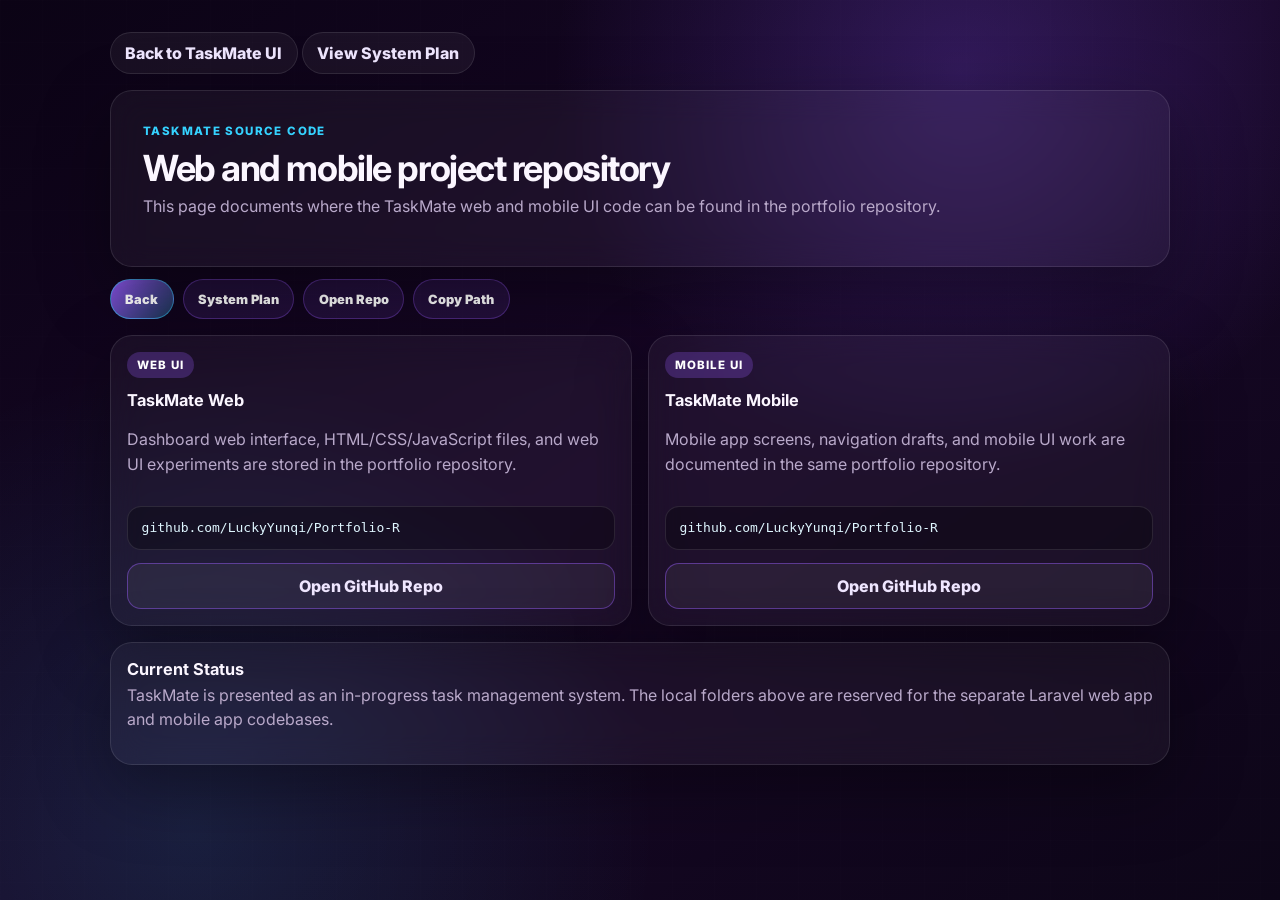
<file: taskmate/source-code.html>
<!DOCTYPE html>
<html lang="en">
<head>
    <meta charset="UTF-8">
    <meta name="viewport" content="width=device-width, initial-scale=1.0">
    <title>TaskMate Source Code</title>
    <link rel="preconnect" href="https://fonts.googleapis.com">
    <link rel="preconnect" href="https://fonts.gstatic.com" crossorigin>
    <link href="https://fonts.googleapis.com/css2?family=Inter:wght@400;500;600;700;800&display=swap" rel="stylesheet">
    <link rel="stylesheet" href="styles.css">
</head>
<body class="code-page">
    <main class="code-shell">
        <a class="back-link" href="index.html">Back to TaskMate UI</a>
        <a class="back-link" href="architecture.html">View System Plan</a>

        <section class="code-hero">
            <p class="eyebrow">TaskMate Source Code</p>
            <h1>Web and mobile project repository</h1>
            <p>This page documents where the TaskMate web and mobile UI code can be found in the portfolio repository.</p>
        </section>
        <div class="page-quick-actions" aria-label="Source code quick actions">
            <a href="index.html">Back</a>
            <a href="architecture.html">System Plan</a>
            <a href="https://github.com/LuckyYunqi/Portfolio-R" target="_blank" rel="noopener noreferrer">Open Repo</a>
            <button type="button">Copy Path</button>
        </div>

        <section class="code-grid" aria-label="TaskMate source folders">
            <article class="code-card">
                <span class="code-badge">Web UI</span>
                <h2>TaskMate Web</h2>
                <p>Dashboard web interface, HTML/CSS/JavaScript files, and web UI experiments are stored in the portfolio repository.</p>
                <code>github.com/LuckyYunqi/Portfolio-R</code>
                <a class="ghost-button" href="https://github.com/LuckyYunqi/Portfolio-R" target="_blank" rel="noopener noreferrer">Open GitHub Repo</a>
            </article>

            <article class="code-card">
                <span class="code-badge">Mobile UI</span>
                <h2>TaskMate Mobile</h2>
                <p>Mobile app screens, navigation drafts, and mobile UI work are documented in the same portfolio repository.</p>
                <code>github.com/LuckyYunqi/Portfolio-R</code>
                <a class="ghost-button" href="https://github.com/LuckyYunqi/Portfolio-R" target="_blank" rel="noopener noreferrer">Open GitHub Repo</a>
            </article>
        </section>

        <section class="code-note">
            <h2>Current Status</h2>
            <p>TaskMate is presented as an in-progress task management system. The local folders above are reserved for the separate Laravel web app and mobile app codebases.</p>
        </section>
    </main>
</body>
</html>
</file>
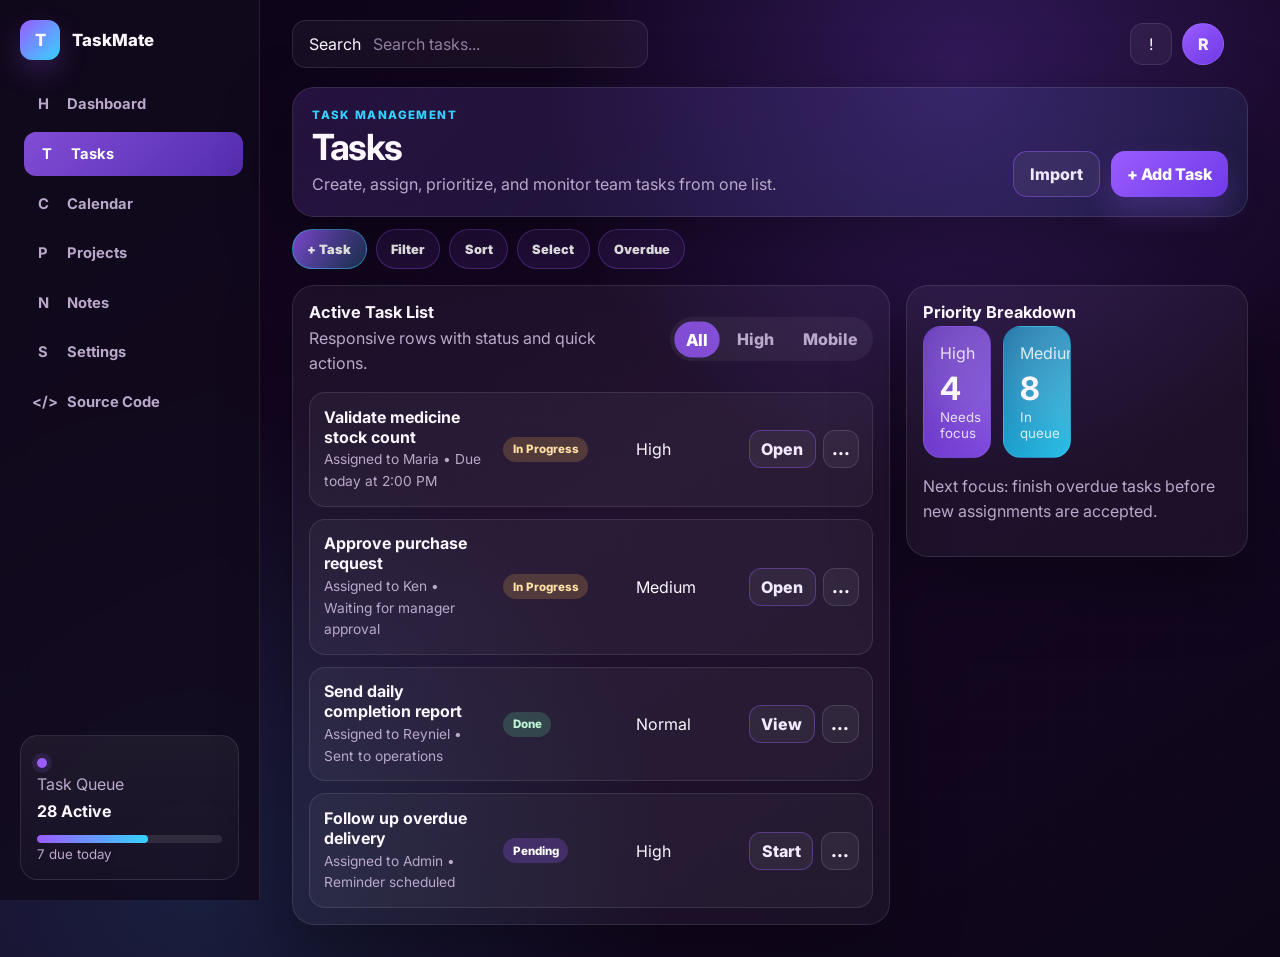
<file: taskmate/tasks.html>
<!DOCTYPE html>
<html lang="en">
<head>
    <meta charset="UTF-8">
    <meta name="viewport" content="width=device-width, initial-scale=1.0">
    <title>TaskMate Tasks</title>
    <link rel="preconnect" href="https://fonts.googleapis.com">
    <link rel="preconnect" href="https://fonts.gstatic.com" crossorigin>
    <link href="https://fonts.googleapis.com/css2?family=Inter:wght@400;500;600;700;800&display=swap" rel="stylesheet">
    <link rel="stylesheet" href="styles.css">
</head>
<body>
    <div class="app-shell">
        <aside class="sidebar" aria-label="TaskMate navigation">
            <a class="brand" href="../index.html#projects"><span class="brand-mark">T</span><span>TaskMate</span></a>
            <nav class="side-nav">
                <a href="index.html"><span>H</span>Dashboard</a>
                <a class="active" href="tasks.html"><span>T</span>Tasks</a>
                <a href="calendar.html"><span>C</span>Calendar</a>
                <a href="projects.html"><span>P</span>Projects</a>
                <a href="notes.html"><span>N</span>Notes</a>
                <a href="settings.html"><span>S</span>Settings</a>
                <a href="source-code.html"><span>&lt;/&gt;</span>Source Code</a>
            </nav>
            <div class="status-card"><span class="status-dot"></span><p>Task Queue</p><strong>28 Active</strong><div class="mini-progress"><span></span></div><small>7 due today</small></div>
        </aside>

        <main class="workspace">
            <header class="topbar">
                <button class="icon-button menu-button" type="button">=</button>
                <label class="search-box"><span>Search</span><input type="search" placeholder="Search tasks..."></label>
                <div class="topbar-actions"><button class="icon-button" type="button">!</button><button class="avatar-button" type="button">R</button></div>
            </header>

            <section class="page-header">
                <div><p class="eyebrow">Task Management</p><h1>Tasks</h1><p>Create, assign, prioritize, and monitor team tasks from one list.</p></div>
                <div class="responsive-actions"><button class="ghost-button" type="button">Import</button><button class="primary-button" type="button" data-open-modal>+ Add Task</button></div>
            </section>

            <div class="page-quick-actions" aria-label="Task quick actions">
                <button type="button" data-open-modal>+ Task</button>
                <button type="button">Filter</button>
                <button type="button">Sort</button>
                <button type="button">Select</button>
                <button type="button">Overdue</button>
            </div>

            <section class="page-grid">
                <div class="page-card">
                    <div class="section-heading"><div><h2>Active Task List</h2><p>Responsive rows with status and quick actions.</p></div><div class="filter-tabs"><button class="active" type="button">All</button><button type="button">High</button><button type="button">Mobile</button></div></div>
                    <div class="task-table">
                        <div class="data-row"><div><strong>Validate medicine stock count</strong><p>Assigned to Maria • Due today at 2:00 PM</p></div><span class="status-pill warning">In Progress</span><span>High</span><div class="row-actions"><button class="mini-button" type="button">Open</button><button class="row-more-button" type="button" aria-label="More actions">...</button></div></div>
                        <div class="data-row"><div><strong>Approve purchase request</strong><p>Assigned to Ken • Waiting for manager approval</p></div><span class="status-pill warning">In Progress</span><span>Medium</span><div class="row-actions"><button class="mini-button" type="button">Open</button><button class="row-more-button" type="button" aria-label="More actions">...</button></div></div>
                        <div class="data-row"><div><strong>Send daily completion report</strong><p>Assigned to Reyniel • Sent to operations</p></div><span class="status-pill done">Done</span><span>Normal</span><div class="row-actions"><button class="mini-button" type="button">View</button><button class="row-more-button" type="button" aria-label="More actions">...</button></div></div>
                        <div class="data-row"><div><strong>Follow up overdue delivery</strong><p>Assigned to Admin • Reminder scheduled</p></div><span class="status-pill">Pending</span><span>High</span><div class="row-actions"><button class="mini-button" type="button">Start</button><button class="row-more-button" type="button" aria-label="More actions">...</button></div></div>
                    </div>
                    <div class="mobile-sticky-actions"><button class="ghost-button" type="button">Done</button><button class="primary-button" type="button">Assign Selected</button></div>
                </div>

                <aside class="page-card">
                    <h2>Priority Breakdown</h2>
                    <div class="summary-grid">
                        <article class="summary-card purple"><span>High</span><strong>4</strong><small>Needs focus</small></article>
                        <article class="summary-card cyan"><span>Medium</span><strong>8</strong><small>In queue</small></article>
                    </div>
                    <p>Next focus: finish overdue tasks before new assignments are accepted.</p>
                </aside>
            </section>
        </main>
    </div>
    <nav class="mobile-nav"><a href="index.html"><span>H</span>Home</a><a class="active" href="tasks.html"><span>T</span>Tasks</a><button type="button" data-open-modal>+</button><a href="calendar.html"><span>C</span>Calendar</a><a href="../index.html#projects"><span>B</span>Back</a></nav>
    <dialog class="task-modal" id="taskModal"><form method="dialog"><header><h2>Add Task</h2><button class="icon-button" value="cancel">x</button></header><label>Task title<input type="text" value="Assign stock verification task"></label><button class="primary-button">Save Task</button></form></dialog>
    <script src="script.js"></script>
</body>
</html>
</file>
<file: css/style.css>
﻿:root {
    --bg: #15051f;
    --surface: #251032;
    --surface-soft: #1b0828;
    --text: #f7ecff;
    --muted: #d6b9ea;
    --line: #4d2a66;
    --primary: #df6dff;
    --primary-2: #a75cff;
    --accent-cyan: #5de4ff;
    --radius: 12px;
    --radius-sm: 10px;
    --shadow-1: 0 6px 20px rgba(0, 0, 0, 0.28);
    --shadow-2: 0 14px 32px rgba(223, 109, 255, 0.18);
    --transition: all 0.25s ease;
    --ease-out: cubic-bezier(0.22, 1, 0.36, 1);
    --ease-spring: cubic-bezier(0.34, 1.4, 0.64, 1);
}

* {
    margin: 0;
    padding: 0;
    box-sizing: border-box;
}

html {
    scroll-behavior: smooth;
    scroll-padding-top: 86px;
}

body {
    font-family: "Inter", -apple-system, BlinkMacSystemFont, "Segoe UI", sans-serif;
    color: var(--text);
    background:
        radial-gradient(circle at 15% 20%, rgba(255, 120, 240, 0.22), transparent 40%),
        radial-gradient(circle at 80% 10%, rgba(134, 61, 255, 0.28), transparent 45%),
        radial-gradient(circle at 20% 90%, rgba(85, 0, 140, 0.35), transparent 45%),
        linear-gradient(140deg, #160321 0%, #220530 45%, #14031d 100%);
    line-height: 1.65;
    position: relative;
    overflow-x: hidden;
}

body.compose-open {
    overflow: hidden;
}

body.download-open {
    overflow: hidden;
}

body.nav-preview-open {
    overflow: hidden;
}

body::before {
    content: "";
    position: fixed;
    inset: 0;
    pointer-events: none;
    opacity: 0.25;
    background-image: radial-gradient(rgba(255, 255, 255, 0.6) 0.4px, transparent 0.4px);
    background-size: 3px 3px;
    z-index: -1;
}

.container {
    width: min(1120px, 100% - 2.5rem);
    margin-inline: auto;
}

.navbar {
    position: sticky;
    top: 0;
    z-index: 1000;
    background: rgba(25, 5, 39, 0.5);
    backdrop-filter: blur(10px) saturate(140%);
    -webkit-backdrop-filter: blur(10px) saturate(140%);
    border-bottom: 1px solid rgba(223, 109, 255, 0.12);
    transition:
        background 0.4s ease,
        box-shadow 0.4s ease,
        border-color 0.4s ease,
        backdrop-filter 0.4s ease,
        -webkit-backdrop-filter 0.4s ease;
}

/* Readable fallback where backdrop-filter isn't supported at all. */
@supports not ((backdrop-filter: blur(1px)) or (-webkit-backdrop-filter: blur(1px))) {
    .navbar {
        background: rgba(20, 4, 32, 0.96);
    }
}

.navbar .container {
    min-height: 78px;
    display: flex;
    align-items: center;
    justify-content: space-between;
    transition: min-height 0.25s ease;
}

.navbar.navbar-scrolled {
    background: rgba(15, 2, 24, 0.78);
    backdrop-filter: blur(20px) saturate(160%);
    -webkit-backdrop-filter: blur(20px) saturate(160%);
    border-bottom-color: rgba(223, 109, 255, 0.32);
    box-shadow: 0 12px 32px rgba(0, 0, 0, 0.28);
}

.navbar.navbar-scrolled .container {
    min-height: 64px;
}

.nav-brand {
    display: inline-flex;
    align-items: center;
    justify-content: center;
    text-decoration: none;
    font-weight: 800;
    color: #ffe9ff;
}

.brand-mark {
    width: 46px;
    height: 46px;
    display: grid;
    place-items: center;
    border: 1px solid rgba(223, 109, 255, 0.42);
    border-radius: 14px;
    background:
        linear-gradient(135deg, rgba(223, 109, 255, 0.24), rgba(93, 228, 255, 0.1)),
        rgba(255, 255, 255, 0.055);
    color: #fff4ff;
    font-size: 0.92rem;
    letter-spacing: 0.03em;
    box-shadow: 0 14px 30px rgba(0, 0, 0, 0.18), inset 0 0 20px rgba(223, 109, 255, 0.1);
    transition: transform 0.22s ease, border-color 0.22s ease, box-shadow 0.22s ease;
}

.nav-brand:hover .brand-mark,
.nav-brand:focus-visible .brand-mark {
    transform: translateY(-1px);
    border-color: rgba(223, 109, 255, 0.72);
    box-shadow: 0 16px 34px rgba(223, 109, 255, 0.2), inset 0 0 22px rgba(93, 228, 255, 0.12);
}

.brand-name {
    position: absolute;
    width: 1px;
    height: 1px;
    overflow: hidden;
    clip: rect(0 0 0 0);
    clip-path: inset(50%);
    white-space: nowrap;
}

.nav-menu {
    list-style: none;
    display: flex;
    gap: 2rem;
}

.nav-link {
    position: relative;
    display: inline-flex;
    align-items: center;
    text-decoration: none;
    color: #d7bae8;
    font-weight: 500;
    font-size: 0.95rem;
    padding: 0.35rem 0.15rem;
    transition: var(--transition);
}

.nav-link::before {
    content: "";
    position: absolute;
    inset: 0.18rem -0.55rem;
    z-index: -1;
    border-radius: 999px;
    background: rgba(223, 109, 255, 0.1);
    box-shadow: 0 0 18px rgba(223, 109, 255, 0.18);
    opacity: 0;
    transform: scale(0.92);
    transition: opacity 0.25s ease, transform 0.25s ease;
}

.nav-link::after {
    content: "";
    position: absolute;
    left: 0;
    right: 0;
    bottom: -0.45rem;
    height: 2px;
    border-radius: 999px;
    background: var(--primary);
    transform: scaleX(0);
    transform-origin: right;
    transition: transform 0.25s ease;
}

.nav-link:hover,
.nav-link.active {
    color: var(--primary);
}

.nav-link:hover::before,
.nav-link.active::before {
    opacity: 1;
    transform: scale(1);
}

.nav-link:hover::after,
.nav-link.active::after {
    transform: scaleX(1);
    transform-origin: left;
}

.nav-preview {
    position: fixed;
    inset: 0;
    z-index: 1300;
    display: grid;
    place-items: center;
    padding: 1.25rem;
    opacity: 0;
    pointer-events: none;
    transition: opacity 0.24s ease;
}

.nav-preview.active {
    opacity: 1;
    pointer-events: auto;
}

.nav-preview-backdrop {
    position: absolute;
    inset: 0;
    background: rgba(8, 1, 14, 0.64);
    backdrop-filter: blur(8px);
}

.nav-preview-card {
    position: relative;
    z-index: 1;
    width: min(520px, 100%);
    border: 1px solid rgba(223, 109, 255, 0.38);
    border-radius: 18px;
    padding: 1.35rem;
    background:
        linear-gradient(145deg, rgba(37, 7, 56, 0.98), rgba(18, 3, 31, 0.98)),
        radial-gradient(circle at 90% 10%, rgba(93, 228, 255, 0.18), transparent 34%);
    box-shadow: 0 28px 70px rgba(0, 0, 0, 0.44), 0 0 34px rgba(223, 109, 255, 0.16);
    transform: translateY(14px) scale(0.97);
    opacity: 0;
    transition: transform 0.28s ease, opacity 0.28s ease;
}

.nav-preview.active .nav-preview-card {
    transform: translateY(0) scale(1);
    opacity: 1;
}

.nav-preview-close {
    position: absolute;
    top: 0.85rem;
    right: 0.85rem;
    width: 44px;
    height: 44px;
    display: grid;
    place-items: center;
    border: 1px solid rgba(223, 109, 255, 0.28);
    border-radius: 12px;
    background: rgba(255, 255, 255, 0.045);
    color: #f9eaff;
    font-size: 1.7rem;
    line-height: 1;
    cursor: pointer;
}

.nav-preview-kicker {
    display: inline-flex;
    width: fit-content;
    margin-bottom: 0.75rem;
    padding: 0.32rem 0.7rem;
    border: 1px solid rgba(93, 228, 255, 0.28);
    border-radius: 999px;
    color: #9fefff;
    background: rgba(93, 228, 255, 0.08);
    font-size: 0.72rem;
    font-weight: 800;
    letter-spacing: 0.08em;
    text-transform: uppercase;
}

.nav-preview-card h2 {
    padding-right: 3rem;
    margin-bottom: 0.6rem;
    color: #fff4ff;
    font-size: clamp(1.55rem, 4vw, 2rem);
    line-height: 1.16;
}

.nav-preview-summary {
    color: #d9bee9;
    line-height: 1.62;
    margin-bottom: 1rem;
}

.nav-preview-list {
    display: grid;
    gap: 0.5rem;
    margin: 0 0 1.15rem;
    padding: 0;
    list-style: none;
}

.nav-preview-list li {
    padding: 0.72rem 0.8rem;
    border: 1px solid rgba(223, 109, 255, 0.18);
    border-radius: 12px;
    background: rgba(255, 255, 255, 0.04);
    color: #f2dcff;
    line-height: 1.4;
}

.nav-preview-action {
    width: 100%;
    min-height: 52px;
    border: 0;
    border-radius: 13px;
    background: linear-gradient(135deg, var(--primary), var(--primary-2));
    color: #fff;
    font: inherit;
    font-weight: 800;
    cursor: pointer;
    box-shadow: 0 16px 32px rgba(180, 75, 255, 0.2);
    transition: transform 0.2s ease, filter 0.2s ease;
}

.nav-preview-close:hover,
.nav-preview-close:focus-visible,
.nav-preview-action:hover,
.nav-preview-action:focus-visible {
    outline: none;
    filter: brightness(1.05);
}

.nav-preview-action:active,
.nav-preview-close:active {
    transform: scale(0.97);
}

.hamburger {
    display: none;
    flex-direction: column;
    gap: 5px;
    cursor: pointer;
    color: inherit;
    font: inherit;
    appearance: none;
    -webkit-tap-highlight-color: transparent;
}

.hamburger span {
    display: block;
    width: 24px;
    height: 2px;
    border-radius: 999px;
    background: #f5deff;
    transition: transform 0.28s ease, opacity 0.2s ease, width 0.2s ease;
}

.hamburger.active span:nth-child(1) {
    transform: translateY(7px) rotate(45deg);
}

.hamburger.active span:nth-child(2) {
    opacity: 0;
    width: 10px;
}

.hamburger.active span:nth-child(3) {
    transform: translateY(-7px) rotate(-45deg);
}

.hero {
    min-height: calc(100vh - 78px);
    display: flex;
    align-items: center;
    padding: 86px 0 76px;
    background:
        linear-gradient(90deg, rgba(18, 3, 31, 0.96) 0%, rgba(31, 5, 47, 0.9) 48%, rgba(52, 10, 72, 0.8) 100%),
        radial-gradient(circle at 82% 42%, rgba(223, 109, 255, 0.28), transparent 36%);
    border-bottom: 1px solid var(--line);
}

.hero-grid {
    display: grid;
    grid-template-columns: minmax(0, 1.08fr) minmax(320px, 0.72fr);
    gap: clamp(2rem, 6vw, 5rem);
    align-items: center;
}

.hero-content {
    padding: 0;
    display: flex;
    flex-direction: column;
    align-self: center;
    animation: heroTextReveal 0.85s ease both;
}

.hero-kicker {
    display: inline-flex;
    align-items: center;
    gap: 0.4rem;
    font-size: 0.78rem;
    text-transform: uppercase;
    letter-spacing: 0.1em;
    color: var(--primary);
    margin-bottom: 0.9rem;
    font-weight: 700;
}

.hero-kicker::before {
    content: "";
    width: 8px;
    height: 8px;
    border-radius: 50%;
    background: var(--primary);
}

.hero-content h1 {
    position: relative;
    width: fit-content;
    font-size: clamp(3.2rem, 7vw, 6.2rem);
    line-height: 1.08;
    letter-spacing: -0.03em;
    margin-bottom: 1rem;
    color: transparent;
    background: linear-gradient(90deg, #fff2ff 0%, #ffeaff 42%, #85ecff 58%, #df6dff 72%, #fff2ff 100%);
    background-size: 220% auto;
    -webkit-background-clip: text;
    background-clip: text;
    text-shadow: 0 18px 42px rgba(223, 109, 255, 0.14);
    animation: nameReveal 0.9s ease 0.12s both, nameSheen 6s ease-in-out 1.2s infinite;
}

.hero-content h1::after {
    content: "";
    position: absolute;
    left: 0;
    bottom: -0.28rem;
    width: 34%;
    height: 3px;
    border-radius: 999px;
    background: linear-gradient(90deg, var(--primary), #00d8ff);
    transform-origin: left;
    animation: nameUnderline 0.8s ease 0.65s both;
}

.hero-lead {
    color: var(--muted);
    max-width: 54ch;
    margin-bottom: 0.75rem;
    font-size: clamp(1rem, 1.7vw, 1.18rem);
}

.hero-learning {
    color: #e9d8f5;
    max-width: 58ch;
    margin-bottom: 1.45rem;
    font-size: 0.9rem;
    font-weight: 700;
    line-height: 1.5;
}

.mobile-profile-summary,
.mobile-availability {
    display: none;
}

.hero-actions {
    display: flex;
    flex-wrap: wrap;
    gap: 0.8rem;
}

.hero-highlights {
    display: grid;
    grid-template-columns: repeat(2, minmax(0, 1fr));
    gap: 0.8rem;
    max-width: 620px;
    margin-top: 1.8rem;
}

.hero-highlight {
    position: relative;
    overflow: hidden;
    border: 1px solid var(--line);
    border-radius: var(--radius-sm);
    padding: 0.85rem;
    background: rgba(255, 255, 255, 0.045);
    backdrop-filter: blur(8px);
    transition: transform 0.25s ease, border-color 0.25s ease, box-shadow 0.25s ease, background 0.25s ease;
}

.hero-highlight::before {
    content: "";
    position: absolute;
    inset: 0;
    background: linear-gradient(120deg, transparent 0%, rgba(255, 255, 255, 0.12) 45%, transparent 72%);
    transform: translateX(-120%);
    transition: transform 0.65s ease;
    pointer-events: none;
}

.hero-highlight:hover {
    transform: translateY(-4px);
    border-color: rgba(93, 228, 255, 0.5);
    background: rgba(255, 255, 255, 0.065);
    box-shadow: 0 16px 34px rgba(180, 75, 255, 0.16);
}

.hero-highlight:hover::before {
    transform: translateX(120%);
}

.hero-highlight span {
    display: block;
    color: #cba8de;
    font-size: 0.72rem;
    font-weight: 800;
    letter-spacing: 0.08em;
    text-transform: uppercase;
    margin-bottom: 0.25rem;
}

.hero-highlight strong {
    display: block;
    color: #ffeaff;
    font-size: 0.92rem;
    line-height: 1.35;
}

.cta-button {
    display: inline-flex;
    align-items: center;
    justify-content: center;
    min-height: 48px;
    text-decoration: none;
    border-radius: 10px;
    padding: 0.82rem 1.1rem;
    font-weight: 600;
    font-size: 0.92rem;
    line-height: 1.2;
    text-align: center;
    white-space: normal;
    border: 1px solid transparent;
    transition: var(--transition);
    font-family: inherit;
    cursor: pointer;
}

.cta-button {
    background: linear-gradient(135deg, var(--primary), var(--primary-2));
    color: #fff;
}

.cta-button:hover {
    transform: translateY(-2px);
    box-shadow: var(--shadow-2);
}

.cta-cinematic {
    position: relative;
    isolation: isolate;
    overflow: hidden;
    min-width: 150px;
    border-radius: 10px;
    border-color: rgba(93, 228, 255, 0.58);
    background: rgba(93, 228, 255, 0.08);
    color: #fff;
    letter-spacing: 0.04em;
    text-transform: uppercase;
}

.cta-cinematic::before,
.cta-cinematic::after {
    content: "";
    position: absolute;
    width: 26px;
    height: 26px;
    border-color: var(--accent-cyan);
    border-style: solid;
    transition: width 0.28s ease, height 0.28s ease, opacity 0.28s ease;
    opacity: 0.9;
    z-index: -1;
}

.cta-cinematic::before {
    left: -1px;
    bottom: -1px;
    border-width: 0 0 2px 2px;
}

.cta-cinematic::after {
    top: -1px;
    right: -1px;
    border-width: 2px 2px 0 0;
}

.cta-cinematic:hover,
.cta-cinematic:focus-visible {
    background: rgba(93, 228, 255, 0.12);
    box-shadow: 0 0 22px rgba(93, 228, 255, 0.2);
}

.cta-cinematic:hover::before,
.cta-cinematic:hover::after,
.cta-cinematic:focus-visible::before,
.cta-cinematic:focus-visible::after {
    width: calc(100% + 2px);
    height: calc(100% + 2px);
}

.cta-secondary {
    background: rgba(255, 255, 255, 0.045);
    color: #f5deff;
    border-color: var(--line);
    box-shadow: none;
}

.cta-secondary:hover,
.cta-secondary:focus-visible {
    border-color: rgba(93, 228, 255, 0.42);
    background: rgba(93, 228, 255, 0.075);
    box-shadow: 0 12px 28px rgba(93, 228, 255, 0.1);
}

.hero-panel {
    padding: 0;
    display: grid;
    grid-template-columns: repeat(2, minmax(0, 1fr));
    gap: 0.8rem;
    align-self: center;
    background: transparent;
    animation: heroVisualReveal 0.9s ease 0.12s both;
}

.profile-card {
    grid-column: 1 / -1;
    display: grid;
    gap: 0.85rem;
    padding: 0;
    border: 0;
    border-radius: 0;
    background:
        radial-gradient(circle at 50% 42%, rgba(223, 109, 255, 0.24), transparent 45%),
        transparent;
}

.profile-frame {
    --avatar-tilt-x: 0deg;
    --avatar-tilt-y: 0deg;
    --avatar-lift: 0px;
    width: min(360px, 86%);
    aspect-ratio: 0.86;
    margin-inline: auto;
    border-radius: 22px;
    padding: 0.42rem;
    background: linear-gradient(135deg, var(--primary), #5de4ff 48%, var(--primary-2));
    box-shadow: 0 18px 45px rgba(0, 0, 0, 0.32);
    transform: perspective(900px) rotateX(var(--avatar-tilt-x)) rotateY(var(--avatar-tilt-y)) translateY(var(--avatar-lift));
    transform-style: preserve-3d;
    transition: transform 0.18s ease-out;
    animation: avatarGlow 3.8s ease-in-out infinite alternate;
}

.profile-frame img {
    width: 100%;
    height: 100%;
    display: block;
    object-fit: cover;
    object-position: 50% 18%;
    border-radius: inherit;
    background: #f7f4fb;
    border: 6px solid #170321;
    transition: transform 0.35s ease, filter 0.35s ease;
}

.profile-frame:hover img {
    transform: translateZ(22px) scale(1.035);
    filter: contrast(1.04) saturate(1.04);
}

.profile-caption {
    text-align: center;
}

.profile-caption span {
    display: block;
    color: #cba8de;
    font-size: 0.74rem;
    font-weight: 800;
    letter-spacing: 0.08em;
    text-transform: uppercase;
}

.profile-caption strong {
    display: block;
    color: #ffeaff;
    font-size: 0.96rem;
    line-height: 1.35;
    margin-top: 0.15rem;
}

.panel-item {
    position: relative;
    overflow: hidden;
    border: 1px solid var(--line);
    border-radius: var(--radius-sm);
    padding: 0.8rem;
    background: rgba(23, 3, 35, 0.76);
    backdrop-filter: blur(8px);
    transition: transform 0.25s ease, border-color 0.25s ease, box-shadow 0.25s ease, background 0.25s ease;
}

.panel-item::before {
    content: "";
    position: absolute;
    inset: 0;
    background: linear-gradient(120deg, transparent 0%, rgba(255, 255, 255, 0.12) 45%, transparent 72%);
    transform: translateX(-120%);
    transition: transform 0.65s ease;
    pointer-events: none;
}

.panel-item:hover {
    transform: translateY(-4px);
    border-color: rgba(223, 109, 255, 0.62);
    background: rgba(35, 7, 52, 0.88);
    box-shadow: 0 16px 34px rgba(180, 75, 255, 0.16);
}

.panel-item:hover::before {
    transform: translateX(120%);
}

.hero-highlight:hover strong,
.panel-item:hover .panel-value {
    color: #ffffff;
}

.panel-label {
    display: block;
    font-size: 0.75rem;
    font-weight: 700;
    letter-spacing: 0.08em;
    text-transform: uppercase;
    color: #cba8de;
    margin-bottom: 0.2rem;
}

.panel-value {
    display: block;
    font-weight: 600;
    color: #ffe9ff;
    font-size: 0.95rem;
    line-height: 1.32;
    overflow-wrap: anywhere;
}

section {
    padding: clamp(52px, 7vw, 84px) 0;
}

.reveal-item {
    opacity: 0;
    transform: translateY(22px);
    transition: opacity 0.45s var(--ease-out), transform 0.55s var(--ease-out);
    transition-delay: var(--reveal-delay, 0ms);
}

.reveal-item[data-reveal="left"]:not(.revealed) {
    transform: translateX(-40px);
}

.reveal-item[data-reveal="right"]:not(.revealed) {
    transform: translateX(40px);
}

.reveal-item[data-reveal="up"]:not(.revealed) {
    transform: translateY(38px);
}

.reveal-item[data-reveal="zoom"]:not(.revealed) {
    transform: scale(0.92) translateY(20px);
}

.reveal-item[data-reveal="bounce"]:not(.revealed) {
    transform: translateY(44px) scale(0.84) rotate(-4deg);
}

.reveal-item[data-reveal="bounce"].revealed {
    animation: cardBounceIn 0.72s cubic-bezier(0.22, 1, 0.36, 1) backwards;
    animation-delay: var(--reveal-delay, 0ms);
}

@keyframes cardBounceIn {
    0% {
        opacity: 0;
        transform: translateY(44px) scale(0.84) rotate(-4deg);
    }
    55% {
        opacity: 1;
        transform: translateY(-8px) scale(1.03) rotate(1.5deg);
    }
    78% {
        transform: translateY(2px) scale(0.99) rotate(-0.5deg);
    }
    100% {
        opacity: 1;
        transform: translateY(0) scale(1) rotate(0);
    }
}

.reveal-item.revealed {
    opacity: 1;
    transform: translateY(0);
}

/* Shorter travel + a lighter bounce on small screens — the desktop distances
   are a bigger fraction of a narrow viewport and read as sluggish there. */
@media (max-width: 760px) {
    .reveal-item {
        transform: translateY(14px);
        transition: opacity 0.38s var(--ease-out), transform 0.38s var(--ease-out);
    }

    .reveal-item[data-reveal="left"]:not(.revealed) {
        transform: translateX(-18px);
    }

    .reveal-item[data-reveal="right"]:not(.revealed) {
        transform: translateX(18px);
    }

    .reveal-item[data-reveal="up"]:not(.revealed) {
        transform: translateY(20px);
    }

    .reveal-item[data-reveal="zoom"]:not(.revealed) {
        transform: scale(0.95) translateY(12px);
    }

    .reveal-item[data-reveal="bounce"]:not(.revealed) {
        transform: translateY(22px) scale(0.92) rotate(-2deg);
    }

    .reveal-item[data-reveal="bounce"].revealed {
        animation-duration: 0.5s;
    }

    @keyframes cardBounceIn {
        0% {
            opacity: 0;
            transform: translateY(22px) scale(0.92) rotate(-2deg);
        }
        55% {
            opacity: 1;
            transform: translateY(-4px) scale(1.015) rotate(0.75deg);
        }
        100% {
            opacity: 1;
            transform: translateY(0) scale(1) rotate(0);
        }
    }
}

.section-title {
    text-align: center;
    font-size: clamp(1.7rem, 3vw, 2.4rem);
    letter-spacing: -0.02em;
    margin-bottom: 0.65rem;
    text-shadow: 0 0 0 rgba(223, 109, 255, 0);
}

.section-title.reveal-item {
    transform: translateY(18px);
    filter: blur(6px);
    transition: opacity 0.65s ease, transform 0.65s ease, filter 0.65s ease, text-shadow 0.65s ease;
}

.section-title.reveal-item.revealed {
    transform: translateY(0);
    filter: blur(0);
}

.section-title::after {
    content: "";
    width: 56px;
    height: 3px;
    display: block;
    background: var(--primary);
    margin: 0.8rem auto 0;
    border-radius: 99px;
    opacity: 0;
    transform: scaleX(0);
    transform-origin: center;
    transition: transform 0.55s ease, opacity 0.55s ease, box-shadow 0.55s ease;
}

.section-title.revealed {
    text-shadow: 0 0 22px rgba(223, 109, 255, 0.14);
}

.section-title.revealed::after {
    opacity: 1;
    transform: scaleX(1);
    box-shadow: 0 0 18px rgba(223, 109, 255, 0.45);
}

.section-subtitle {
    text-align: center;
    color: var(--muted);
    max-width: 680px;
    margin: 0 auto 2.5rem;
}

.carousel-hint {
    display: none;
    color: #caa8dd;
    text-align: center;
    font-size: 0.78rem;
    font-weight: 800;
    letter-spacing: 0.06em;
    text-transform: uppercase;
}

.career-objective {
    background: #14031f;
    border-top: 1px solid var(--line);
    border-bottom: 1px solid var(--line);
}

.objective-content {
    max-width: 900px;
    margin-inline: auto;
    border-left: 3px solid var(--primary);
    padding: 1.4rem 0 1.4rem 1.5rem;
}

.section-kicker {
    color: var(--primary);
    font-size: 0.78rem;
    font-weight: 800;
    letter-spacing: 0.1em;
    text-transform: uppercase;
    margin-bottom: 0.55rem;
}

.objective-content h2 {
    color: #ffeaff;
    font-size: clamp(1.45rem, 3vw, 2.15rem);
    line-height: 1.22;
    margin-bottom: 0.8rem;
}

.objective-content p:last-child {
    color: var(--muted);
    max-width: 72ch;
    text-align: left;
}

.about,
.skills {
    background: var(--surface-soft);
    border-top: 1px solid var(--line);
    border-bottom: 1px solid var(--line);
}

.about-content {
    max-width: 820px;
    margin-inline: auto;
}

.about-text p {
    color: var(--muted);
    margin-bottom: 1rem;
    text-align: left;
}

.info-grid {
    margin-top: 1.5rem;
    display: grid;
    gap: 1rem;
    grid-template-columns: repeat(2, minmax(0, 1fr));
}

.info-item {
    position: relative;
    overflow: hidden;
    background: rgba(255, 255, 255, 0.03);
    border: 1px solid var(--line);
    border-radius: var(--radius-sm);
    padding: 1rem;
    transition: transform 0.25s ease, border-color 0.25s ease, box-shadow 0.25s ease, background 0.25s ease;
}

.info-item::before {
    content: "";
    position: absolute;
    inset: 0;
    background: linear-gradient(120deg, transparent 0%, rgba(255, 255, 255, 0.11) 45%, transparent 72%);
    transform: translateX(-120%);
    transition: transform 0.65s ease;
    pointer-events: none;
}

.info-item:hover {
    transform: translateY(-4px);
    border-color: rgba(223, 109, 255, 0.6);
    background: rgba(255, 255, 255, 0.05);
    box-shadow: 0 16px 34px rgba(180, 75, 255, 0.14);
}

.info-item:hover::before {
    transform: translateX(120%);
}

.info-item:hover .value {
    color: #fff;
}

.info-item .label {
    display: block;
    font-size: 0.75rem;
    text-transform: uppercase;
    letter-spacing: 0.08em;
    color: #cba8de;
    margin-bottom: 0.25rem;
    font-weight: 700;
}

.info-item .value {
    font-weight: 600;
    color: #ffe9ff;
}

.services {
    background: #14031f;
    border-bottom: 1px solid var(--line);
}

.services-carousel {
    position: relative;
    max-width: 1120px;
    margin-inline: auto;
    padding-inline: 4.25rem;
}

.services-grid {
    display: flex;
    gap: 1rem;
    overflow-x: auto;
    padding: 0.2rem 0 1rem;
    scroll-snap-type: x mandatory;
    scrollbar-width: none;
    -webkit-overflow-scrolling: touch;
}

.services-grid::-webkit-scrollbar {
    display: none;
}

.service-card {
    position: relative;
    overflow: hidden;
    flex: 0 0 calc((100% - 3rem) / 4);
    min-height: 100%;
    border: 1px solid var(--line);
    border-radius: var(--radius-sm);
    padding: 1.1rem;
    background: rgba(255, 255, 255, 0.035);
    scroll-snap-align: start;
    transition: transform 0.25s ease, border-color 0.25s ease, box-shadow 0.25s ease, background 0.25s ease;
}

.service-card::before {
    content: "";
    position: absolute;
    inset: 0;
    background: linear-gradient(120deg, transparent 0%, rgba(255, 255, 255, 0.1) 45%, transparent 72%);
    transform: translateX(-120%);
    transition: transform 0.65s ease;
    pointer-events: none;
}

.service-card:hover {
    transform: translateY(-4px);
    border-color: rgba(93, 228, 255, 0.42);
    background: rgba(255, 255, 255, 0.055);
    box-shadow: 0 16px 34px rgba(93, 228, 255, 0.1);
}

.service-card:hover::before {
    transform: translateX(120%);
}

.service-icon {
    width: 42px;
    height: 42px;
    display: grid;
    place-items: center;
    margin-bottom: 0.85rem;
    border: 1px solid rgba(93, 228, 255, 0.34);
    border-radius: 12px;
    color: #eefdff;
    background: rgba(93, 228, 255, 0.08);
    font-size: 0.82rem;
    font-weight: 900;
}

.service-card h3 {
    color: #ffeaff;
    font-size: 1rem;
    line-height: 1.25;
    margin-bottom: 0.55rem;
}

.service-card p {
    color: var(--muted);
    font-size: 0.88rem;
    line-height: 1.5;
    text-align: left;
}

.service-tags {
    display: flex;
    flex-wrap: wrap;
    gap: 0.45rem;
    margin-top: 0.9rem;
}

.service-tags span {
    display: inline-flex;
    align-items: center;
    min-height: 28px;
    padding: 0.32rem 0.55rem;
    border: 1px solid rgba(223, 109, 255, 0.24);
    border-radius: 999px;
    color: #f2ddff;
    background: rgba(223, 109, 255, 0.08);
    font-size: 0.72rem;
    font-weight: 800;
    line-height: 1;
}

.tools-row {
    display: flex;
    flex-wrap: wrap;
    justify-content: center;
    gap: 0.55rem;
    margin: 1.3rem auto 1.75rem;
}

.tools-row span {
    display: inline-flex;
    align-items: center;
    min-height: 30px;
    padding: 0.36rem 0.65rem;
    border: 1px solid rgba(93, 228, 255, 0.28);
    border-radius: 999px;
    color: #e9d8f5;
    background: rgba(93, 228, 255, 0.08);
    font-size: 0.76rem;
    font-weight: 800;
    line-height: 1;
}

.education-timeline {
    display: grid;
    gap: 1rem;
    max-width: 920px;
    margin-inline: auto;
}

.education-item {
    position: relative;
    overflow: hidden;
    display: grid;
    grid-template-columns: auto 1fr;
    align-items: start;
    gap: 1rem;
    padding: 1.2rem;
    border: 1px solid var(--line);
    border-radius: var(--radius-sm);
    background: rgba(255, 255, 255, 0.03);
    transition: var(--transition);
}

.education-item::before {
    content: "";
    position: absolute;
    inset: 0;
    background: linear-gradient(120deg, transparent 0%, rgba(255, 255, 255, 0.09) 45%, transparent 72%);
    transform: translateX(-120%);
    transition: transform 0.7s ease;
    pointer-events: none;
}

.education-item:hover {
    box-shadow: var(--shadow-1);
    border-color: rgba(223, 109, 255, 0.55);
    transform: translateY(-4px);
}

.education-item:hover::before {
    transform: translateX(120%);
}

.education-item:hover .education-icon {
    background: rgba(223, 109, 255, 0.12);
    box-shadow: 0 0 22px rgba(223, 109, 255, 0.22);
}

.education-icon {
    width: 42px;
    height: 42px;
    border-radius: 50%;
    border: 1px solid #7b4699;
    color: var(--primary);
    display: grid;
    place-items: center;
    font-size: 0.8rem;
    font-weight: 700;
}

.education-content h3 {
    font-size: 1.05rem;
    margin-bottom: 0.18rem;
}

.education-content .degree {
    font-size: 0.9rem;
    color: var(--primary);
    font-weight: 600;
    margin-bottom: 0.25rem;
}

.education-content .location {
    color: #caa9dc;
    font-size: 0.88rem;
    margin-bottom: 0.5rem;
}

.education-content .description {
    color: var(--muted);
    font-size: 0.95rem;
}

.skills-subtitle {
    text-transform: uppercase;
    letter-spacing: 0.08em;
    font-size: 0.78rem;
    color: #caa8dd;
    font-weight: 700;
    text-align: center;
    max-width: 680px;
    margin: 0 auto 1.75rem;
}

.skill-categories {
    display: grid;
    grid-template-columns: repeat(4, minmax(0, 1fr));
    gap: 1rem;
    max-width: 1000px;
    margin-inline: auto;
}

.skills-carousel {
    display: none;
}

.skills-grid {
    display: flex;
    gap: 1rem;
    overflow-x: auto;
    overscroll-behavior-inline: contain;
    scroll-snap-type: x mandatory;
    scroll-padding-inline: 0;
    padding: 0.25rem 0 1rem;
    scrollbar-width: none;
    -webkit-overflow-scrolling: touch;
}

.skills-grid::-webkit-scrollbar {
    display: none;
}

.skill-card {
    flex: 0 0 calc((100% - 2rem) / 3);
    scroll-snap-align: start;
    background: linear-gradient(180deg, rgba(27, 5, 40, 0.95) 0%, rgba(41, 8, 57, 0.92) 100%);
    border: 1px solid var(--line);
    border-radius: var(--radius-sm);
    padding: 1.1rem;
    box-shadow: var(--shadow-1);
}

.skill-card:hover {
    transform: translateY(-6px);
    border-color: #bb72e8;
    box-shadow: var(--shadow-2);
}

.skill-icon {
    width: 36px;
    height: 36px;
    border-radius: 8px;
    background: rgba(223, 109, 255, 0.1);
    border: 1px solid #8e4cb2;
    color: #ffdbff;
    font-weight: 700;
    display: grid;
    place-items: center;
    font-size: 0.8rem;
    margin-bottom: 0.75rem;
}

.skill-card h3 {
    font-size: 0.95rem;
    margin-bottom: 0.65rem;
    color: #ffeaff;
}

.skill-description {
    font-size: 0.88rem;
    color: #d8b8ea;
    margin-bottom: 0.65rem;
    text-align: left;
}

.skill-badge {
    display: inline-flex;
    border-radius: 999px;
    border: 1px solid #8d4fae;
    background: rgba(223, 109, 255, 0.14);
    color: #ffe6ff;
    font-size: 0.78rem;
    font-weight: 600;
    padding: 0.25rem 0.6rem;
}

.skill-category-card {
    min-height: 230px;
    position: relative;
    overflow: hidden;
    isolation: isolate;
}

.skill-category-card::before,
.skill-category-card::after {
    content: "";
    position: absolute;
    inset: 0;
    opacity: 0;
    transition: opacity 0.28s ease, transform 0.28s ease;
    z-index: -2;
}

.skill-category-card::before {
    background-image: var(--skill-image);
    background-size: cover;
    background-position: center;
    transform: scale(1.05);
}

.skill-category-card::after {
    background:
        linear-gradient(90deg, rgba(18, 3, 31, 0.94) 0%, rgba(38, 6, 58, 0.72) 54%, rgba(167, 92, 255, 0.3) 100%),
        radial-gradient(circle at 20% 15%, rgba(223, 109, 255, 0.3), transparent 34%);
    z-index: -1;
}

.skill-category-card:hover::before,
.skill-category-card:focus-visible::before,
.skill-category-card:hover::after,
.skill-category-card:focus-visible::after {
    opacity: 1;
}

.skill-category-card:hover::before,
.skill-category-card:focus-visible::before {
    transform: scale(1);
}

.skill-category-card:focus-visible {
    outline: 2px solid var(--primary);
    outline-offset: 4px;
}

.skill-category-card--frontend {
    --skill-image: url("https://images.unsplash.com/photo-1555066931-4365d14bab8c?auto=format&fit=crop&w=900&q=80");
}

.skill-category-card--mobile {
    --skill-image: url("https://images.unsplash.com/photo-1512941937669-90a1b58e7e9c?auto=format&fit=crop&w=900&q=80");
}

.skill-category-card--design {
    --skill-image: url("https://images.unsplash.com/photo-1561070791-2526d30994b5?auto=format&fit=crop&w=900&q=80");
}

.skill-category-card--tools {
    --skill-image: url("https://images.unsplash.com/photo-1516321318423-f06f85e504b3?auto=format&fit=crop&w=900&q=80");
}

.skill-list {
    display: flex;
    flex-wrap: wrap;
    gap: 0.45rem;
    margin-top: 0.8rem;
}

.skill-list span {
    display: inline-flex;
    border-radius: 999px;
    border: 1px solid #8d4fae;
    background: rgba(223, 109, 255, 0.14);
    color: #ffe6ff;
    font-size: 0.78rem;
    font-weight: 600;
    padding: 0.28rem 0.65rem;
}

.skill-list--editing {
    gap: 0.4rem;
}

.skill-list--editing span {
    padding-inline: 0.58rem;
}

.skill-note {
    margin-top: 0.72rem;
    color: #d7b6ea;
    font-size: 0.78rem;
    font-weight: 700;
    line-height: 1.4;
}

.contact-form {
    background: rgba(255, 255, 255, 0.03);
    border: 1px solid var(--line);
    border-radius: var(--radius);
}

.contact-form {
    padding: 1.2rem;
    display: grid;
    gap: 0.75rem;
    box-shadow: 0 18px 45px rgba(0, 0, 0, 0.16);
}

.compose-modal {
    position: fixed;
    inset: 0;
    z-index: 1200;
    display: grid;
    align-items: end;
    justify-items: end;
    padding: 1.4rem;
    pointer-events: none;
    opacity: 0;
    transition: opacity 0.25s ease;
}

.compose-modal.active {
    opacity: 1;
    pointer-events: auto;
}

.download-modal {
    position: fixed;
    inset: 0;
    z-index: 1250;
    display: grid;
    place-items: center;
    padding: 1.4rem;
    pointer-events: none;
    opacity: 0;
    transition: opacity 0.25s ease;
}

.download-modal.active {
    opacity: 1;
    pointer-events: auto;
}

.download-backdrop {
    position: absolute;
    inset: 0;
    background: rgba(8, 1, 14, 0.42);
    backdrop-filter: blur(4px);
}

.download-dialog {
    position: relative;
    z-index: 1;
    width: min(420px, calc(100vw - 2rem));
    padding: 1.35rem;
    border: 1px solid rgba(223, 109, 255, 0.42);
    border-radius: 12px;
    background: rgba(20, 3, 31, 0.96);
    box-shadow: 0 26px 70px rgba(0, 0, 0, 0.42), 0 0 36px rgba(223, 109, 255, 0.14);
    color: #fff2ff;
    transform: translateY(18px) scale(0.96);
    opacity: 0;
    transition: transform 0.28s ease, opacity 0.28s ease;
}

.download-modal.active .download-dialog {
    transform: translateY(0) scale(1);
    opacity: 1;
}

.download-close {
    position: absolute;
    top: 0.75rem;
    right: 0.75rem;
    width: 32px;
    height: 32px;
    border: 0;
    border-radius: 8px;
    display: grid;
    place-items: center;
    background: transparent;
    color: #f3d8ff;
    font-size: 1.35rem;
    line-height: 1;
    cursor: pointer;
    transition: background 0.2s ease, color 0.2s ease, transform 0.2s ease;
}

.download-close:hover {
    background: rgba(255, 255, 255, 0.08);
    color: #fff;
    transform: rotate(90deg);
}

.download-kicker {
    margin: 0 2.5rem 0.35rem 0;
    color: #5de4ff;
    font-size: 0.76rem;
    font-weight: 800;
    letter-spacing: 0;
    text-transform: uppercase;
}

.download-dialog h2 {
    margin: 0;
    color: #fff;
    font-size: 1.35rem;
}

.download-dialog p:not(.download-kicker) {
    margin: 0.75rem 0 0;
    color: #d7b6ea;
    line-height: 1.55;
}

.download-actions {
    display: flex;
    flex-wrap: wrap;
    justify-content: flex-end;
    gap: 0.65rem;
    margin-top: 1.15rem;
}

.download-actions .cta-button {
    min-height: 44px;
}

.compose-backdrop {
    position: absolute;
    inset: 0;
    background: rgba(8, 1, 14, 0.28);
    backdrop-filter: blur(3px);
}

.compose-window {
    position: relative;
    z-index: 1;
    width: min(520px, calc(100vw - 2rem));
    max-height: calc(100vh - 2rem);
    padding: 0;
    gap: 0;
    overflow: hidden;
    border-color: rgba(223, 109, 255, 0.42);
    background: rgba(20, 3, 31, 0.96);
    box-shadow: 0 26px 70px rgba(0, 0, 0, 0.42), 0 0 36px rgba(223, 109, 255, 0.14);
    transform: translateY(28px) scale(0.96);
    opacity: 0;
    transition: transform 0.32s ease, opacity 0.32s ease;
}

.compose-modal.active .compose-window {
    transform: translateY(0) scale(1);
    opacity: 1;
}

.compose-header {
    display: flex;
    align-items: center;
    justify-content: space-between;
    padding: 0.78rem 0.95rem;
    background: linear-gradient(135deg, rgba(223, 109, 255, 0.2), rgba(93, 228, 255, 0.08));
    border-bottom: 1px solid var(--line);
    color: #fff2ff;
    font-weight: 700;
}

.compose-close {
    width: 30px;
    height: 30px;
    border: 0;
    border-radius: 8px;
    display: grid;
    place-items: center;
    background: transparent;
    color: #f3d8ff;
    font-size: 1.3rem;
    line-height: 1;
    cursor: pointer;
    transition: background 0.2s ease, color 0.2s ease, transform 0.2s ease;
}

.compose-close:hover {
    background: rgba(255, 255, 255, 0.08);
    color: #fff;
    transform: rotate(90deg);
}

.compose-recipient {
    display: flex;
    gap: 0.7rem;
    align-items: center;
    padding: 0.72rem 0.95rem;
    border-bottom: 1px solid rgba(223, 109, 255, 0.18);
    color: #cba8de;
}

.compose-recipient span {
    font-size: 0.85rem;
}

.compose-recipient strong {
    color: #fff2ff;
    font-size: 0.9rem;
}

.compose-window .form-group {
    padding: 0 0.95rem;
}

.compose-window .form-group:first-of-type {
    padding-top: 0.85rem;
}

.compose-footer {
    display: grid;
    grid-template-columns: auto 1fr auto;
    align-items: center;
    gap: 1rem;
    padding: 1rem 0.95rem;
}

.compose-footer .form-note {
    grid-column: 1 / -1;
    margin-top: 0;
}

.compose-toolbar {
    display: flex;
    align-items: center;
    gap: 0.45rem;
    min-width: 0;
    overflow-x: auto;
    scrollbar-width: none;
}

.compose-toolbar::-webkit-scrollbar {
    display: none;
}

.compose-toolbar button,
.compose-trash {
    width: 46px;
    height: 46px;
    border: 0;
    border-radius: 10px;
    display: inline-grid;
    place-items: center;
    background: transparent;
    color: #d6b9ea;
    cursor: pointer;
    font-family: inherit;
    font-size: 1.45rem;
    line-height: 1;
    transition: color 0.2s ease, background 0.2s ease, transform 0.2s ease;
}

.compose-toolbar button:hover,
.compose-toolbar button.active,
.compose-trash:hover {
    color: #fff;
    background: rgba(255, 255, 255, 0.08);
    transform: translateY(-1px);
}

.compose-trash {
    border: 0;
    background: transparent;
    cursor: pointer;
}

.compose-file-input {
    display: none;
}

.compose-format-panel,
.compose-emoji-panel {
    display: none;
    align-items: center;
    gap: 0.4rem;
    margin: 0.7rem 0.95rem 0;
    padding: 0.55rem;
    border: 1px solid rgba(223, 109, 255, 0.28);
    border-radius: 10px;
    background: rgba(255, 255, 255, 0.045);
}

.compose-format-panel.active,
.compose-emoji-panel.active {
    display: flex;
    animation: composeToolReveal 0.22s ease both;
}

.compose-format-panel button,
.compose-emoji-panel button {
    min-width: 38px;
    height: 36px;
    border: 1px solid rgba(223, 109, 255, 0.28);
    border-radius: 8px;
    background: rgba(23, 3, 35, 0.72);
    color: #fff2ff;
    cursor: pointer;
    font: inherit;
    font-weight: 800;
    transition: background 0.2s ease, transform 0.2s ease, border-color 0.2s ease;
}

.compose-format-panel button:hover,
.compose-emoji-panel button:hover {
    border-color: rgba(93, 228, 255, 0.7);
    background: rgba(93, 228, 255, 0.1);
    transform: translateY(-1px);
}

.hidden-field {
    position: absolute;
    left: -9999px;
    top: auto;
    width: 1px;
    height: 1px;
    overflow: hidden;
}

.hidden-iframe {
    display: none;
    width: 0;
    height: 0;
    border: 0;
}

.form-group input,
.form-group textarea {
    width: 100%;
    border: 1px solid rgba(223, 109, 255, 0.28);
    border-radius: 10px;
    padding: 0.88rem 0.95rem;
    font-family: inherit;
    font-size: 0.94rem;
    color: #fff4ff;
    background: rgba(23, 3, 35, 0.72);
    box-shadow: inset 0 1px 0 rgba(255, 255, 255, 0.04);
    transition: border-color 0.25s ease, box-shadow 0.25s ease, background 0.25s ease, transform 0.25s ease;
}

.form-group textarea {
    min-height: 140px;
    resize: vertical;
}

.form-group input::placeholder,
.form-group textarea::placeholder {
    color: rgba(245, 222, 255, 0.58);
}

.form-group input:focus,
.form-group textarea:focus {
    outline: none;
    border-color: rgba(93, 228, 255, 0.72);
    background: rgba(31, 6, 46, 0.92);
    box-shadow: 0 0 0 4px rgba(93, 228, 255, 0.08), 0 14px 30px rgba(180, 75, 255, 0.12);
    transform: translateY(-2px);
}

.submit-btn {
    position: relative;
    overflow: hidden;
    border: 0;
    border-radius: 10px;
    background: linear-gradient(135deg, var(--primary), var(--primary-2));
    color: #fff;
    font-weight: 600;
    font-size: 0.9rem;
    padding: 0.82rem 1rem;
    cursor: pointer;
    transition: transform 0.25s ease, box-shadow 0.25s ease, filter 0.25s ease;
}

.submit-btn::before {
    content: "";
    position: absolute;
    inset: 0;
    background: linear-gradient(120deg, transparent 0%, rgba(255, 255, 255, 0.28) 45%, transparent 70%);
    transform: translateX(-120%);
    transition: transform 0.65s ease;
    pointer-events: none;
}

.submit-btn:hover {
    filter: brightness(1.03);
    transform: translateY(-2px);
    box-shadow: 0 16px 34px rgba(180, 75, 255, 0.24);
}

.submit-btn:hover::before {
    transform: translateX(120%);
}

.submit-btn:focus-visible {
    outline: 3px solid rgba(93, 228, 255, 0.45);
    outline-offset: 3px;
}

.form-note {
    min-height: 0;
    font-size: 0.86rem;
    color: var(--muted);
}

.form-note:not(:empty) {
    margin-top: 0.65rem;
    min-height: 20px;
}

.form-note--card {
    display: grid;
    grid-template-columns: auto 1fr;
    align-items: start;
    gap: 0.7rem;
    padding: 0.85rem;
    border: 1px solid rgba(223, 109, 255, 0.28);
    border-radius: 12px;
    background: rgba(255, 255, 255, 0.045);
    box-shadow: 0 14px 30px rgba(0, 0, 0, 0.16);
    animation: composeToolReveal 0.24s ease both;
}

.form-note-icon {
    width: 30px;
    height: 30px;
    border-radius: 50%;
    display: inline-grid;
    place-items: center;
    font-size: 0.75rem;
    font-weight: 900;
    color: #fff;
    background: linear-gradient(135deg, var(--primary), var(--primary-2));
}

.form-note-content {
    display: grid;
    gap: 0.28rem;
    min-width: 0;
}

.form-note-content strong {
    color: #fff4ff;
    font-size: 0.92rem;
}

.form-note-content span {
    color: #d6b9ea;
}

.form-note.success {
    border-color: rgba(20, 184, 116, 0.34);
    background: rgba(20, 184, 116, 0.08);
}

.form-note.error {
    border-color: rgba(255, 99, 132, 0.42);
    background: rgba(255, 99, 132, 0.09);
}

.form-note.error .form-note-icon {
    background: linear-gradient(135deg, #ff5c88, #b4235a);
}

.form-note.sending .form-note-icon {
    background: linear-gradient(135deg, #5de4ff, var(--primary));
    animation: notePulse 0.9s ease-in-out infinite alternate;
}

@keyframes notePulse {
    from {
        transform: scale(0.94);
        opacity: 0.72;
    }
    to {
        transform: scale(1);
        opacity: 1;
    }
}

.certifications,
.projects {
    background: var(--surface-soft);
    border-top: 1px solid var(--line);
    border-bottom: 1px solid var(--line);
}

.certifications-carousel,
.services-carousel,
.projects-carousel,
.skills-carousel {
    position: relative;
    max-width: 1120px;
    margin-inline: auto;
    padding-inline: 4.25rem;
}

.certifications-grid {
    display: flex;
    gap: 1rem;
    overflow-x: auto;
    padding: 0.2rem 0 1rem;
    scroll-snap-type: x mandatory;
    scrollbar-width: none;
    -webkit-overflow-scrolling: touch;
}

.certifications-grid::-webkit-scrollbar {
    display: none;
}

.cert-scroll-btn {
    position: absolute;
    top: 50%;
    transform: translateY(-50%);
    width: 44px;
    height: 44px;
    border-radius: 999px;
    border: 1px solid var(--line);
    background: rgba(255, 255, 255, 0.06);
    color: #f5deff;
    display: grid;
    place-items: center;
    cursor: pointer;
    transition: var(--transition);
    z-index: 2;
}

.cert-scroll-btn:hover {
    border-color: #bb72e8;
    box-shadow: var(--shadow-2);
}

.cert-scroll-btn:disabled {
    opacity: 0.35;
    cursor: not-allowed;
    box-shadow: none;
}

.cert-scroll-btn--left {
    left: 0;
}

.cert-scroll-btn--right {
    right: 0;
}

.cert-scroll-btn svg {
    width: 18px;
    height: 18px;
}

.cert-card {
    background: linear-gradient(180deg, rgba(27, 5, 40, 0.95) 0%, rgba(41, 8, 57, 0.92) 100%);
    border: 1px solid var(--line);
    border-radius: var(--radius-sm);
    padding: 0;
    box-shadow: var(--shadow-1);
    transition: var(--transition);
    display: flex;
    flex-direction: column;
    overflow: hidden;
    cursor: pointer;
    flex: 0 0 320px;
    min-width: 0;
    scroll-snap-align: start;
}

.cert-card:hover {
    transform: translateY(-6px);
    border-color: #bb72e8;
    box-shadow: var(--shadow-2);
}

.cert-image-container {
    width: 100%;
    height: 180px;
    display: flex;
    flex-direction: column;
    align-items: center;
    justify-content: center;
    gap: 0.8rem;
    background: linear-gradient(135deg, rgba(167, 92, 255, 0.15), rgba(223, 109, 255, 0.08));
    border-bottom: 1px solid var(--line);
    position: relative;
    overflow: hidden;
    transition: var(--transition);
}

.cert-thumbnail {
    position: absolute;
    inset: 0;
    width: 100%;
    height: 100%;
    object-fit: cover;
    opacity: 0.85;
    transition: var(--transition);
}

.cert-image-container.has-image {
    justify-content: flex-end;
    padding: 0.9rem;
}

.cert-image-container.has-image .cert-thumbnail {
    opacity: 0.85;
}

.cert-image-container.has-image .cert-icon {
    display: none;
}

.cert-icon,
.cert-preview-text {
    position: relative;
    z-index: 1;
}

.cert-image-container.has-image .cert-preview-text {
    opacity: 1;
    color: #ffeaff;
    background: rgba(0, 0, 0, 0.45);
    border: 1px solid var(--line);
    padding: 0.35rem 0.7rem;
    border-radius: 999px;
}

.cert-card:hover .cert-image-container {
    background: linear-gradient(135deg, rgba(167, 92, 255, 0.25), rgba(223, 109, 255, 0.15));
}

.cert-icon {
    width: 64px;
    height: 64px;
    color: var(--primary);
    opacity: 0.8;
    transition: var(--transition);
}

.cert-card:hover .cert-icon {
    opacity: 1;
    transform: scale(1.1);
}

.cert-preview-text {
    font-size: 0.85rem;
    color: var(--muted);
    font-weight: 600;
    text-align: center;
    opacity: 0.7;
    transition: var(--transition);
}

.cert-card:hover .cert-preview-text {
    opacity: 1;
    color: var(--primary);
}

.cert-content {
    padding: 1.3rem;
    display: flex;
    flex-direction: column;
    gap: 0.6rem;
}

.cert-badge {
    display: inline-flex;
    width: fit-content;
    border-radius: 6px;
    background: rgba(223, 109, 255, 0.15);
    color: #ffe6ff;
    font-size: 0.75rem;
    font-weight: 700;
    padding: 0.35rem 0.7rem;
    text-transform: uppercase;
    letter-spacing: 0.05em;
    border: 1px solid #8d4fae;
}

.cert-card h3 {
    font-size: 0.95rem;
    color: #ffeaff;
    line-height: 1.35;
}

.cert-date {
    font-size: 0.85rem;
    color: var(--primary);
    font-weight: 600;
}

.cert-issuer {
    font-size: 0.88rem;
    color: #d8b8ea;
}

/* Certificate Modal */
.cert-modal {
    display: none;
    position: fixed;
    z-index: 10000;
    left: 0;
    top: 0;
    width: 100%;
    height: 100%;
    background-color: rgba(0, 0, 0, 0.95);
    animation: fadeIn 0.3s ease;
}

@keyframes fadeIn {
    from { opacity: 0; }
    to { opacity: 1; }
}

.cert-close {
    position: absolute;
    top: 22px;
    right: 26px;
    width: 46px;
    height: 46px;
    padding: 0;
    display: grid;
    place-items: center;
    border-radius: 999px;
    border: 1px solid rgba(255, 255, 255, 0.22);
    background: rgba(15, 4, 26, 0.72);
    -webkit-backdrop-filter: blur(6px);
            backdrop-filter: blur(6px);
    color: #fff;
    font-family: inherit;
    font-size: 26px;
    line-height: 1;
    cursor: pointer;
    z-index: 10003;
    transition: transform 0.2s var(--ease-out), background 0.2s ease, border-color 0.2s ease;
}

.cert-close:hover,
.cert-close:focus-visible {
    background: linear-gradient(135deg, var(--primary), var(--primary-2));
    border-color: transparent;
    color: #fff;
    transform: scale(1.08);
    outline: none;
}

.cert-modal-nav {
    position: absolute;
    top: 50%;
    transform: translateY(-50%);
    width: 54px;
    height: 54px;
    border-radius: 999px;
    border: 1px solid rgba(93, 228, 255, 0.45);
    background: rgba(15, 4, 26, 0.86);
    -webkit-backdrop-filter: blur(8px);
            backdrop-filter: blur(8px);
    color: #fff;
    display: grid;
    place-items: center;
    cursor: pointer;
    z-index: 10002;
    box-shadow: 0 8px 26px rgba(0, 0, 0, 0.55);
    transition:
        transform 0.2s var(--ease-out),
        background 0.2s ease,
        border-color 0.2s ease,
        box-shadow 0.2s ease,
        opacity 0.2s ease;
}

.cert-modal-nav:hover:not(:disabled),
.cert-modal-nav:focus-visible:not(:disabled) {
    background: linear-gradient(135deg, var(--primary), var(--primary-2));
    border-color: transparent;
    transform: translateY(-50%) scale(1.09);
    box-shadow: 0 12px 32px rgba(223, 109, 255, 0.45);
    outline: none;
}

.cert-modal-nav:active:not(:disabled) {
    transform: translateY(-50%) scale(0.95);
}

.cert-modal-nav:disabled {
    opacity: 0.3;
    cursor: default;
    box-shadow: none;
}

.cert-modal-nav--left {
    left: 12px;
}

.cert-modal-nav--right {
    right: 12px;
}

.cert-modal-nav svg {
    width: 24px;
    height: 24px;
}

/* On wide screens the arrows float just outside the certificate */
@media (min-width: 1180px) {
    .cert-modal-nav--left {
        left: -72px;
    }

    .cert-modal-nav--right {
        right: -72px;
    }
}

.cert-modal-count {
    display: inline-block;
    margin-bottom: 0.5rem;
    padding: 0.22rem 0.62rem;
    border-radius: 999px;
    border: 1px solid rgba(93, 228, 255, 0.32);
    background: rgba(93, 228, 255, 0.1);
    color: #bfefff;
    font-size: 0.72rem;
    font-weight: 700;
    letter-spacing: 0.06em;
}

.cert-modal-count:empty {
    display: none;
}

.cert-modal-content {
    position: relative;
    background: linear-gradient(180deg, rgba(27, 5, 40, 0.98) 0%, rgba(41, 8, 57, 0.95) 100%);
    margin: 3% auto;
    padding: 0;
    border: 1px solid var(--line);
    border-radius: var(--radius);
    width: 90%;
    max-width: 900px;
    box-shadow: 0 25px 50px rgba(0, 0, 0, 0.5);
    animation: slideDown 0.3s ease;
}

@keyframes slideDown {
    from {
        transform: translateY(-50px);
        opacity: 0;
    }
    to {
        transform: translateY(0);
        opacity: 1;
    }
}

@keyframes heroTextReveal {
    from {
        opacity: 0;
        transform: translateX(-34px);
    }
    to {
        opacity: 1;
        transform: translateX(0);
    }
}

@keyframes heroVisualReveal {
    from {
        opacity: 0;
        transform: translateX(34px) scale(0.98);
    }
    to {
        opacity: 1;
        transform: translateX(0) scale(1);
    }
}

@keyframes nameReveal {
    from {
        opacity: 0;
        letter-spacing: 0.04em;
        transform: translateY(18px);
    }
    to {
        opacity: 1;
        letter-spacing: -0.03em;
        transform: translateY(0);
    }
}

@keyframes nameSheen {
    0%, 72%, 100% {
        background-position: 0% center;
    }
    86% {
        background-position: 100% center;
    }
}

@keyframes nameUnderline {
    from {
        opacity: 0;
        transform: scaleX(0);
    }
    to {
        opacity: 1;
        transform: scaleX(1);
    }
}

@keyframes avatarGlow {
    from {
        box-shadow: 0 18px 45px rgba(0, 0, 0, 0.32), 0 0 0 rgba(93, 228, 255, 0);
    }
    to {
        box-shadow: 0 18px 45px rgba(0, 0, 0, 0.32), 0 0 30px rgba(93, 228, 255, 0.22);
    }
}

@keyframes composeToolReveal {
    from {
        opacity: 0;
        transform: translateY(6px);
    }
    to {
        opacity: 1;
        transform: translateY(0);
    }
}

.cert-modal-header {
    padding: 1.5rem 2rem;
    border-bottom: 1px solid var(--line);
    background: rgba(223, 109, 255, 0.05);
}

.cert-modal-header h3 {
    color: var(--primary);
    font-size: 1.3rem;
    margin-bottom: 0.3rem;
}

.cert-modal-header p {
    color: var(--muted);
    font-size: 0.95rem;
}

.cert-modal-body {
    padding: 2.4rem 2rem;
    text-align: center;
    display: flex;
    flex-direction: column;
    align-items: center;
    justify-content: center;
}

.cert-modal-image {
    display: block;
    margin: 0 auto;
    max-width: 100%;
    width: auto;
    max-height: 68vh;
    height: auto;
    object-fit: contain;
    border-radius: var(--radius-sm);
    border: 1px solid var(--line);
    box-shadow: var(--shadow-1);
}

.cert-upload-message {
    color: var(--muted);
    font-size: 0.95rem;
    line-height: 1.8;
}

.cert-upload-message svg {
    width: 80px;
    height: 80px;
    color: var(--primary);
    opacity: 0.4;
    margin-bottom: 1.5rem;
}

.cert-upload-message code {
    display: inline-block;
    margin-top: 1rem;
    padding: 0.5rem 1rem;
    background: rgba(223, 109, 255, 0.1);
    border: 1px solid var(--line);
    border-radius: 6px;
    color: var(--primary);
    font-family: 'Courier New', monospace;
    font-size: 0.85rem;
}

.projects-grid {
    display: flex;
    gap: 1.2rem;
    overflow-x: auto;
    overscroll-behavior-inline: contain;
    scroll-snap-type: x mandatory;
    scroll-padding-inline: 0;
    padding: 0.25rem 0 1rem;
    scrollbar-width: none;
    -webkit-overflow-scrolling: touch;
}

.projects-grid::-webkit-scrollbar {
    display: none;
}

.project-card {
    flex: 0 0 calc((100% - 2.4rem) / 3);
    min-width: 0;
    scroll-snap-align: start;
    background: linear-gradient(180deg, rgba(27, 5, 40, 0.95) 0%, rgba(41, 8, 57, 0.92) 100%);
    border: 1px solid var(--line);
    border-radius: var(--radius);
    overflow: hidden;
    box-shadow: var(--shadow-1);
    transition: var(--transition);
    display: flex;
    flex-direction: column;
}

.project-card:hover {
    transform: translateY(-8px);
    border-color: #bb72e8;
    box-shadow: var(--shadow-2);
}

.project-card:hover .project-image img,
.project-card:hover .project-image-placeholder {
    transform: scale(1.06);
}

.project-image {
    width: 100%;
    height: 200px;
    display: grid;
    place-items: center;
    border-bottom: 1px solid var(--line);
    font-size: 2.2rem;
    overflow: hidden;
}

.project-image--screenshot {
    background: linear-gradient(135deg, #0b2a52, #174e83);
    overflow: hidden;
}

.project-image--screenshot img {
    width: 100%;
    height: 100%;
    object-fit: cover;
    object-position: top center;
    transition: transform 0.45s ease;
}

.project-image--contain {
    background: #f4f1e8;
}

.project-image--contain img {
    object-fit: contain;
    padding: 0.35rem;
}

.project-image--poster img {
    object-position: center 12%;
}

.project-image--screenshot .project-image-placeholder {
    display: none;
    font-size: 1.4rem;
    font-weight: 700;
}

.project-image-placeholder {
    text-align: center;
    transition: transform 0.45s ease;
}

.project-content {
    padding: 1.2rem;
    display: flex;
    flex-direction: column;
    gap: 0.5rem;
}

.project-tag {
    display: inline-flex;
    width: fit-content;
    border-radius: 6px;
    background: rgba(223, 109, 255, 0.15);
    color: #ffe6ff;
    font-size: 0.75rem;
    font-weight: 700;
    padding: 0.35rem 0.7rem;
    text-transform: uppercase;
    letter-spacing: 0.05em;
    border: 1px solid #8d4fae;
}

.project-tag--featured {
    border-color: rgba(93, 228, 255, 0.42);
    background: rgba(93, 228, 255, 0.1);
    color: #eefdff;
}

.project-card h3 {
    font-size: 0.98rem;
    color: #ffeaff;
    line-height: 1.3;
    overflow-wrap: anywhere;
}

.project-card p {
    font-size: 0.88rem;
    color: #d8b8ea;
    line-height: 1.5;
    text-align: left;
    overflow-wrap: anywhere;
}

.project-meta strong {
    color: #ffeaff;
}

.project-stack {
    color: #ffe6ff;
    font-weight: 700;
    overflow-wrap: anywhere;
}

.project-note {
    font-size: 0.8rem;
    color: #caa8dd;
    font-style: italic;
}

.project-actions {
    display: flex;
    flex-wrap: wrap;
    gap: 1rem;
    align-items: center;
}
.project-link {
    position: relative;
    width: fit-content;
    color: #ffe6ff;
    font-size: 0.8rem;
    font-weight: 700;
    text-decoration: none;
    text-transform: uppercase;
    letter-spacing: 0.05em;
    padding-bottom: 0.12rem;
}

.project-link::after {
    content: "";
    position: absolute;
    left: 0;
    bottom: -0.1rem;
    width: 100%;
    height: 1px;
    background: var(--accent-cyan);
    transform: scaleX(0.45);
    transform-origin: left;
    transition: transform 0.25s ease;
}

.project-link:hover {
    color: var(--primary);
}

.project-link:hover::after,
.project-card:hover .project-link::after {
    transform: scaleX(1);
}

.section-cta {
    max-width: 620px;
    margin: 1.4rem auto 0;
    padding: 1rem;
    border: 1px solid rgba(223, 109, 255, 0.24);
    border-radius: var(--radius-sm);
    background: rgba(255, 255, 255, 0.035);
    text-align: center;
}

.section-cta p {
    color: #ffeaff;
    font-weight: 800;
    margin-bottom: 0.8rem;
}

.section-cta-actions {
    display: flex;
    flex-wrap: wrap;
    justify-content: center;
    gap: 0.65rem;
}

.section-cta-actions .cta-button {
    min-width: 150px;
}

.footer {
    background: #1f0a2f;
    color: #e7d0f3;
    padding: 2.1rem 0;
    margin-top: 0;
    border-top: 1px solid #4d2a66;
}

.footer-contact {
    margin-bottom: 1.4rem;
    padding-bottom: 1.3rem;
    border-bottom: 1px solid rgba(223, 109, 255, 0.22);
}

.footer-contact-title {
    color: #ffeaff;
    font-weight: 800;
    letter-spacing: 0.04em;
    text-transform: uppercase;
    margin-bottom: 0.85rem;
}

.footer-contact-list {
    display: flex;
    flex-wrap: wrap;
    justify-content: center;
    gap: 0.75rem 1.25rem;
}

.footer-contact-list span,
.footer-contact-list a {
    color: #d6b9ea;
    font-size: 0.9rem;
    text-decoration: none;
}

.footer-contact-list a {
    transition: color 0.2s ease, text-shadow 0.2s ease;
}

.footer-contact-list a:hover {
    color: var(--primary);
    text-shadow: 0 0 16px rgba(223, 109, 255, 0.35);
}

.footer p {
    text-align: center;
    font-size: 0.88rem;
}

.footer-note {
    margin-top: 0.35rem;
    color: #c8a8db;
}

@media (max-width: 980px) {
    html {
        scroll-padding-top: 76px;
    }

    .navbar {
        background: rgba(35, 11, 52, 0.96);
        backdrop-filter: blur(14px);
    }

    .navbar .container,
    .navbar.navbar-scrolled .container {
        min-height: 70px;
    }

    .hamburger {
        display: flex;
        width: 46px;
        height: 46px;
        align-items: center;
        justify-content: center;
        border: 1px solid rgba(223, 109, 255, 0.28);
        border-radius: 13px;
        background: rgba(255, 255, 255, 0.05);
        transition: transform 0.22s ease, border-color 0.22s ease, box-shadow 0.22s ease, background 0.22s ease;
    }

    .hamburger:active,
    .hamburger.active {
        transform: scale(0.95);
        border-color: rgba(223, 109, 255, 0.62);
        background: rgba(223, 109, 255, 0.12);
        box-shadow: 0 0 24px rgba(223, 109, 255, 0.22);
    }

    .nav-menu {
        display: flex;
        flex-direction: column;
        position: absolute;
        top: 100%;
        left: 1.25rem;
        right: 1.25rem;
        max-height: min(calc(100vh - 96px), 430px);
        overflow-y: auto;
        background: rgba(32, 7, 48, 0.96);
        border: 1px solid rgba(223, 109, 255, 0.24);
        border-radius: 18px;
        padding: 0.7rem;
        gap: 0.45rem;
        box-shadow: 0 24px 55px rgba(0, 0, 0, 0.36);
        backdrop-filter: blur(18px);
        opacity: 0;
        pointer-events: none;
        transform: translateY(-10px) scale(0.98);
        transform-origin: top right;
        transition: opacity 0.24s ease, transform 0.24s ease;
    }

    .nav-menu.active {
        opacity: 1;
        pointer-events: auto;
        transform: translateY(0) scale(1);
    }

    .nav-link {
        display: inline-block;
        width: 100%;
        padding: 0.82rem 0.85rem;
        border-radius: 13px;
        background: rgba(255, 255, 255, 0.045);
        transform: translateX(10px);
        opacity: 0;
        transition: opacity 0.22s ease, transform 0.22s ease, color 0.2s ease, background 0.2s ease;
    }

    .nav-menu.active .nav-link {
        opacity: 1;
        transform: translateX(0);
    }

    .nav-menu.active li:nth-child(1) .nav-link { transition-delay: 0.02s; }
    .nav-menu.active li:nth-child(2) .nav-link { transition-delay: 0.05s; }
    .nav-menu.active li:nth-child(3) .nav-link { transition-delay: 0.08s; }
    .nav-menu.active li:nth-child(4) .nav-link { transition-delay: 0.11s; }
    .nav-menu.active li:nth-child(5) .nav-link { transition-delay: 0.14s; }
    .nav-menu.active li:nth-child(6) .nav-link { transition-delay: 0.17s; }

    .nav-link:active {
        transform: scale(0.98);
        background: rgba(223, 109, 255, 0.16);
    }

    .hero-grid {
        grid-template-columns: 1fr;
    }

    .hero {
        min-height: auto;
        padding: 72px 0 56px;
    }

    .hero-panel {
        grid-template-columns: repeat(2, minmax(0, 1fr));
        max-width: 560px;
        width: 100%;
        margin-inline: auto;
    }

    .profile-frame {
        width: min(300px, 74%);
    }

    .skill-categories {
        grid-template-columns: repeat(2, minmax(0, 1fr));
    }

    .certifications-carousel,
    .services-carousel,
    .projects-carousel,
    .skills-carousel {
        padding-inline: 3rem;
    }

    .cert-card,
    .service-card,
    .project-card,
    .skill-card {
        flex-basis: calc((100% - 1rem) / 2);
    }
}

@media (max-width: 760px) {
    html {
        scroll-padding-top: 70px;
    }

    body {
        background:
            radial-gradient(circle at 82% 12%, rgba(223, 109, 255, 0.2), transparent 32%),
            linear-gradient(160deg, #14031f 0%, #230536 52%, #180421 100%);
        padding-bottom: env(safe-area-inset-bottom);
    }

    body::before {
        opacity: 0.16;
    }

    .container {
        width: min(100% - 2rem, 520px);
    }

    .navbar {
        background: rgba(35, 11, 52, 0.96);
        backdrop-filter: blur(14px);
    }

    .navbar .container,
    .navbar.navbar-scrolled .container {
        min-height: 64px;
    }

    .brand-mark {
        width: 42px;
        height: 42px;
        border-radius: 13px;
        font-size: 0.86rem;
    }

    .hamburger {
        display: flex;
        width: 44px;
        height: 44px;
        align-items: center;
        justify-content: center;
        border: 1px solid rgba(223, 109, 255, 0.28);
        border-radius: 12px;
        background: rgba(255, 255, 255, 0.05);
        transition: transform 0.22s ease, border-color 0.22s ease, box-shadow 0.22s ease, background 0.22s ease;
    }

    .hamburger:active,
    .hamburger.active {
        transform: scale(0.95);
        border-color: rgba(223, 109, 255, 0.62);
        background: rgba(223, 109, 255, 0.12);
        box-shadow: 0 0 24px rgba(223, 109, 255, 0.22);
    }

    .hamburger span {
        width: 22px;
    }

    .nav-menu {
        display: flex;
        flex-direction: column;
        position: absolute;
        top: 100%;
        left: 1rem;
        right: 1rem;
        max-height: min(calc(100vh - 90px), 430px);
        overflow-y: auto;
        background: rgba(32, 7, 48, 0.96);
        border: 1px solid rgba(223, 109, 255, 0.24);
        border-radius: 18px;
        padding: 0.7rem;
        gap: 0.45rem;
        box-shadow: 0 24px 55px rgba(0, 0, 0, 0.36);
        backdrop-filter: blur(18px);
        opacity: 0;
        pointer-events: none;
        transform: translateY(-10px) scale(0.98);
        transform-origin: top right;
        transition: opacity 0.24s ease, transform 0.24s ease;
    }

    .nav-menu.active {
        opacity: 1;
        pointer-events: auto;
        transform: translateY(0) scale(1);
    }

    .nav-link {
        display: inline-block;
        width: 100%;
        padding: 0.82rem 0.85rem;
        border-radius: 13px;
        background: rgba(255, 255, 255, 0.045);
        transform: translateX(10px);
        opacity: 0;
        transition: opacity 0.22s ease, transform 0.22s ease, color 0.2s ease, background 0.2s ease;
    }

    .nav-menu.active .nav-link {
        opacity: 1;
        transform: translateX(0);
    }

    .nav-menu.active li:nth-child(1) .nav-link { transition-delay: 0.02s; }
    .nav-menu.active li:nth-child(2) .nav-link { transition-delay: 0.05s; }
    .nav-menu.active li:nth-child(3) .nav-link { transition-delay: 0.08s; }
    .nav-menu.active li:nth-child(4) .nav-link { transition-delay: 0.11s; }
    .nav-menu.active li:nth-child(5) .nav-link { transition-delay: 0.14s; }
    .nav-menu.active li:nth-child(6) .nav-link { transition-delay: 0.17s; }

    .nav-link:active {
        transform: scale(0.98);
        background: rgba(223, 109, 255, 0.16);
    }

    .hero {
        min-height: auto;
        align-items: flex-start;
        padding: 38px 0 max(34px, env(safe-area-inset-bottom));
        background:
            linear-gradient(145deg, rgba(18, 3, 31, 0.98) 0%, rgba(37, 7, 56, 0.94) 58%, rgba(61, 16, 82, 0.86) 100%),
            radial-gradient(circle at 82% 18%, rgba(93, 228, 255, 0.16), transparent 34%);
    }

    .hero-grid {
        gap: 1.4rem;
    }

    .hero-kicker {
        gap: 0.45rem;
        font-size: 0.68rem;
        letter-spacing: 0.12em;
        margin-bottom: 0.75rem;
    }

    .hero-content h1 {
        font-size: clamp(2.45rem, 11vw, 3.05rem);
        line-height: 1.04;
        margin-bottom: 0.85rem;
    }

    .mobile-profile-summary {
        display: grid;
        grid-template-columns: auto 1fr;
        align-items: center;
        gap: 0.75rem;
        width: 100%;
        margin-bottom: 0.85rem;
        padding: 0.75rem;
        border: 1px solid rgba(223, 109, 255, 0.26);
        border-radius: 16px;
        background: rgba(255, 255, 255, 0.055);
        box-shadow: 0 16px 34px rgba(0, 0, 0, 0.18);
        backdrop-filter: blur(10px);
    }

    .mobile-profile-summary img {
        width: 52px;
        height: 52px;
        object-fit: cover;
        border-radius: 15px;
        border: 2px solid rgba(93, 228, 255, 0.65);
        background: #220635;
    }

    .mobile-profile-summary span {
        display: block;
        color: #cdaee0;
        font-size: 0.72rem;
        font-weight: 800;
        letter-spacing: 0.08em;
        text-transform: uppercase;
        line-height: 1.2;
    }

    .mobile-profile-summary strong {
        display: block;
        margin-top: 0.2rem;
        color: #fff4ff;
        font-size: 0.96rem;
        line-height: 1.25;
    }

    .mobile-availability {
        display: flex;
        flex-wrap: wrap;
        gap: 0.45rem;
        margin-bottom: 1rem;
    }

    .mobile-availability span {
        display: inline-flex;
        align-items: center;
        min-height: 30px;
        padding: 0.38rem 0.65rem;
        border: 1px solid rgba(93, 228, 255, 0.28);
        border-radius: 999px;
        color: #e9d8f5;
        background: rgba(93, 228, 255, 0.08);
        font-size: 0.72rem;
        font-weight: 800;
        line-height: 1;
    }

    /* Entrance for the mobile-only profile strip + availability pills —
       these previously just appeared with the hero's block-level fade. */
    .mobile-profile-summary {
        animation: mobileProfilePop 0.55s var(--ease-out) 0.15s both;
    }

    .mobile-profile-summary img {
        animation: mobileProfileGlow 2.6s ease-in-out 0.75s infinite alternate;
    }

    .mobile-availability span {
        opacity: 0;
        transform: translateY(8px);
        animation: mobilePillPop 0.4s var(--ease-out) both;
    }

    .mobile-availability span:nth-child(1) { animation-delay: 0.32s; }
    .mobile-availability span:nth-child(2) { animation-delay: 0.37s; }
    .mobile-availability span:nth-child(3) { animation-delay: 0.42s; }
    .mobile-availability span:nth-child(4) { animation-delay: 0.47s; }
    .mobile-availability span:nth-child(5) { animation-delay: 0.52s; }

    @keyframes mobileProfilePop {
        from {
            opacity: 0;
            transform: translateY(12px) scale(0.94);
        }
        to {
            opacity: 1;
            transform: translateY(0) scale(1);
        }
    }

    @keyframes mobilePillPop {
        from {
            opacity: 0;
            transform: translateY(8px);
        }
        to {
            opacity: 1;
            transform: translateY(0);
        }
    }

    @keyframes mobileProfileGlow {
        from {
            box-shadow: 0 0 0 rgba(93, 228, 255, 0);
        }
        to {
            box-shadow: 0 0 16px rgba(93, 228, 255, 0.55);
        }
    }

    .hero-lead {
        max-width: 32ch;
        margin-bottom: 0.55rem;
        font-size: 0.95rem;
        line-height: 1.62;
    }

    .hero-learning {
        max-width: 34ch;
        margin-bottom: 1.05rem;
        font-size: 0.8rem;
        line-height: 1.45;
    }

    .hero-actions {
        display: grid;
        grid-template-columns: repeat(2, minmax(0, 1fr));
        gap: 0.45rem;
    }

    .hero-actions .cta-button {
        min-height: 46px;
        width: 100%;
        display: inline-flex;
        align-items: center;
        justify-content: center;
        padding: 0.65rem 0.7rem;
        text-align: center;
        font-size: 0.88rem;
        border-radius: 12px;
        line-height: 1.18;
    }

    .hero-actions .cta-cinematic {
        min-width: 0;
    }

    .hero-highlights {
        grid-template-columns: repeat(2, minmax(0, 1fr));
        gap: 0.45rem;
        padding-top: 0;
        margin-top: 0.65rem;
    }

    .hero-highlight {
        min-height: 54px;
        display: flex;
        flex-direction: column;
        justify-content: center;
        padding: 0.5rem 0.62rem;
        border-radius: 12px;
        border-color: rgba(223, 109, 255, 0.18);
        background: rgba(255, 255, 255, 0.05);
        box-shadow: none;
    }

    .hero-highlight span {
        font-size: 0.56rem;
        letter-spacing: 0.07em;
        margin-bottom: 0.12rem;
    }

    .hero-highlight strong {
        font-size: 0.76rem;
        line-height: 1.2;
    }

    .hero-panel {
        grid-template-columns: 1fr;
        display: none;
    }

    .profile-frame {
        width: min(220px, 70vw);
    }

    .certifications-grid,
    .info-grid {
        grid-template-columns: 1fr;
    }

    .services-grid {
        gap: 0.85rem;
    }

    .service-card {
        flex-basis: min(88vw, 320px);
        padding: 0.95rem;
    }

    .service-icon {
        width: 38px;
        height: 38px;
        margin-bottom: 0.7rem;
        border-radius: 11px;
    }

    .service-card p {
        display: -webkit-box;
        -webkit-line-clamp: 3;
        -webkit-box-orient: vertical;
        overflow: hidden;
    }

    .skill-categories {
        grid-template-columns: 1fr;
    }

    .certifications-grid,
    .projects-grid,
    .skills-grid {
        padding-inline: 0;
        gap: 0.85rem;
        scroll-padding-inline: 0;
    }

    .projects .section-subtitle {
        margin-bottom: 0.55rem;
    }

    .projects .carousel-hint {
        display: block;
        margin: 0 auto 1rem;
    }

    .projects-carousel .cert-scroll-btn {
        display: none;
    }

    .cert-card {
        flex-basis: 100%;
        scroll-snap-align: center;
    }

    .cert-scroll-btn--left {
        left: 0.25rem;
    }

    .cert-scroll-btn--right {
        right: 0.25rem;
    }

    .project-card,
    .skill-card {
        flex-basis: 100%;
        scroll-snap-align: center;
    }

    .project-image {
        height: 180px;
    }

    .project-content {
        padding: 1rem;
        gap: 0.45rem;
    }

    .project-link {
        min-height: 44px;
        display: inline-flex;
        align-items: center;
        padding: 0.55rem 0.75rem;
        border: 1px solid rgba(223, 109, 255, 0.3);
        border-radius: 10px;
        background: rgba(223, 109, 255, 0.1);
    }

    .project-link::after {
        display: none;
    }

    .section-cta {
        margin-top: 1rem;
        padding: 0.9rem;
    }

    .section-cta-actions {
        display: grid;
        grid-template-columns: repeat(2, minmax(0, 1fr));
    }

    .section-cta-actions .cta-button {
        min-width: 0;
        width: 100%;
    }

    .certifications-carousel,
    .services-carousel,
    .projects-carousel,
    .skills-carousel {
        width: 100%;
        padding-inline: 0;
    }

    .cert-scroll-btn {
        width: 38px;
        height: 38px;
        background: rgba(37, 9, 55, 0.74);
        backdrop-filter: blur(14px);
        transition: transform 0.2s ease, border-color 0.2s ease, box-shadow 0.2s ease, opacity 0.2s ease;
    }

    .cert-scroll-btn:active:not(:disabled) {
        transform: translateY(-50%) scale(0.9);
        border-color: rgba(223, 109, 255, 0.72);
        box-shadow: 0 0 26px rgba(223, 109, 255, 0.28);
    }

    .cert-modal-body {
        padding: 1.6rem 1rem;
    }

    .cert-modal-image {
        max-height: 62vh;
    }

    .compose-footer {
        grid-template-columns: 1fr auto;
        gap: 0.75rem;
        padding: 0.9rem;
    }

    .compose-footer .submit-btn {
        min-height: 52px;
        width: 100%;
    }

    .compose-toolbar {
        grid-column: 1 / -1;
        order: 3;
        flex-wrap: wrap;
        gap: 0.45rem;
        overflow-x: visible;
    }

    .compose-toolbar button,
    .compose-trash {
        width: 48px;
        height: 48px;
        min-width: 48px;
        border-radius: 12px;
        background: rgba(255, 255, 255, 0.045);
    }

    section {
        padding: 58px 0;
    }

}

@media (max-width: 480px) {
    .hero-actions {
        gap: 0.4rem;
    }

    .hero-actions .cta-button {
        min-height: 44px;
        padding: 0.6rem 0.55rem;
        font-size: 0.82rem;
        line-height: 1.2;
    }

    .hero-highlights {
        gap: 0.4rem;
        margin-top: 0.55rem;
    }

    .hero-highlight {
        min-height: 50px;
        padding: 0.46rem 0.55rem;
    }

    .hero-highlight span {
        font-size: 0.52rem;
    }

    .hero-highlight strong {
        font-size: 0.7rem;
        line-height: 1.18;
    }

    .project-image {
        height: 168px;
    }

    .project-card p {
        font-size: 0.82rem;
        line-height: 1.45;
    }

    .project-content > p:first-of-type {
        display: -webkit-box;
        -webkit-line-clamp: 3;
        -webkit-box-orient: vertical;
        overflow: hidden;
    }

    .project-note {
        display: none;
    }

    .project-tag,
    .project-link {
        font-size: 0.72rem;
        letter-spacing: 0.04em;
    }

    .tools-row {
        gap: 0.4rem;
        margin: 1rem auto 1.25rem;
    }

    .tools-row span {
        min-height: 28px;
        padding: 0.32rem 0.52rem;
        font-size: 0.68rem;
    }

    .section-cta-actions {
        grid-template-columns: 1fr;
    }
}

@media (max-width: 340px) {
    .hero-actions {
        grid-template-columns: 1fr;
    }
}

@media (max-width: 360px) {
    .container {
        width: min(100% - 1.4rem, 420px);
    }

    .hero {
        padding-top: 34px;
    }

    .hero-content h1 {
        font-size: clamp(2.25rem, 12vw, 2.65rem);
    }

    .hero-highlights {
        grid-template-columns: 1fr;
    }

    .hero-highlight {
        min-height: 50px;
    }
}

/* ====================================
   MOTION & INTERACTION ENHANCEMENTS
   ==================================== */

.scroll-progress {
    position: fixed;
    inset: 0 0 auto 0;
    height: 3px;
    z-index: 1600;
    transform: scaleX(0);
    transform-origin: left center;
    background: linear-gradient(90deg, var(--primary), var(--accent-cyan));
    box-shadow: 0 0 12px rgba(223, 109, 255, 0.45);
    transition: transform 0.12s linear;
    pointer-events: none;
}

/* Cursor-follow glow on interactive cards */
.service-card,
.project-card,
.skills-grid .skill-card,
.cert-card {
    position: relative;
}

.service-card::after,
.project-card::after,
.skills-grid .skill-card::after,
.cert-card::after {
    content: "";
    position: absolute;
    inset: 0;
    border-radius: inherit;
    pointer-events: none;
    opacity: 0;
    transition: opacity 0.3s ease;
    background: radial-gradient(220px circle at var(--mx, 50%) var(--my, 50%), rgba(93, 228, 255, 0.14), transparent 65%);
    z-index: 3;
}

.service-card:hover::after,
.project-card:hover::after,
.skills-grid .skill-card:hover::after,
.cert-card:hover::after {
    opacity: 1;
}

/* Image load fade-in */
.project-image img,
.cert-thumbnail {
    opacity: 0;
    transition: opacity 0.55s var(--ease-out);
}

.project-image img.img-loaded,
.cert-thumbnail.img-loaded {
    opacity: 1;
}

/* ====================================
   CERTIFICATIONS — accordion gallery
   ==================================== */
.certifications-carousel {
    padding-inline: 0;
}

.certifications-carousel .cert-scroll-btn {
    display: none;
}

.certifications-grid {
    display: flex;
    gap: 0.55rem;
    height: 430px;
    overflow: visible;
    padding: 0;
    scroll-snap-type: none;
}

.certifications-grid .cert-card {
    position: relative;
    flex: 1 1 0%;
    min-width: 52px;
    height: 100%;
    display: block;
    overflow: hidden;
    border-radius: 16px;
    border: 1px solid var(--line);
    background: #0f0518;
    cursor: pointer;
    scroll-snap-align: none;
    transition:
        flex-grow 0.55s var(--ease-out),
        border-color 0.35s ease,
        opacity 0.45s var(--ease-out),
        transform 0.55s var(--ease-out);
}

.certifications-grid .cert-card.is-expanded {
    flex-grow: 7;
    border-color: rgba(93, 228, 255, 0.45);
}

/* the flat-card hover lift doesn't belong in the accordion */
.certifications-grid .cert-card:hover {
    transform: none;
    box-shadow: none;
    border-color: rgba(93, 228, 255, 0.45);
}

.certifications-grid .cert-card:focus-visible {
    outline: 2px solid var(--accent-cyan);
    outline-offset: 2px;
}

/* the cursor-glow pseudo-element is noise in this layout */
.certifications-grid .cert-card::after {
    display: none;
}

/* image fills the whole panel */
.certifications-grid .cert-image-container {
    position: absolute;
    inset: 0;
    width: 100%;
    height: 100%;
    padding: 0;
    border: 0;
    background: #0f0518;
}

.certifications-grid .cert-image-container .cert-thumbnail {
    position: absolute;
    inset: 0;
    width: 100%;
    height: 100%;
    object-fit: cover;
    object-position: top center;
    opacity: 1;
    transition: transform 0.6s var(--ease-out);
}

.certifications-grid .cert-card.is-expanded .cert-thumbnail {
    transform: scale(1.03);
}

.certifications-grid .cert-preview-text,
.certifications-grid .cert-icon {
    display: none;
}

/* legibility scrim — heavier when collapsed */
.certifications-grid .cert-card::before {
    content: "";
    position: absolute;
    inset: 0;
    z-index: 1;
    background: linear-gradient(180deg, rgba(9, 2, 16, 0.12) 0%, rgba(9, 2, 16, 0.55) 45%, rgba(9, 2, 16, 0.92) 100%);
    transition: background 0.4s ease;
}

.certifications-grid .cert-card.is-expanded::before {
    background: linear-gradient(180deg, rgba(9, 2, 16, 0) 28%, rgba(9, 2, 16, 0.5) 66%, rgba(9, 2, 16, 0.9) 100%);
}

/* caption pinned to the bottom */
.certifications-grid .cert-content {
    position: absolute;
    left: 0;
    bottom: 0;
    z-index: 2;
    display: flex;
    flex-direction: column;
    align-items: flex-start;
    gap: 0.45rem;
    padding: 1.1rem 1.15rem 1.2rem;
    width: max(100%, 264px);
}

.certifications-grid .cert-badge {
    align-self: flex-start;
}

.certifications-grid .cert-card[data-cert-issuer="Certiport"] .cert-badge {
    border-color: rgba(93, 228, 255, 0.5);
    background: rgba(93, 228, 255, 0.14);
    color: #d6f7ff;
}

/* title / date / issuer — only shown when the panel is open */
.certifications-grid .cert-card h3,
.certifications-grid .cert-content .cert-date,
.certifications-grid .cert-content .cert-issuer {
    opacity: 0;
    transform: translateY(10px);
    transition: opacity 0.3s ease, transform 0.4s var(--ease-out);
    color: #fff;
}

.certifications-grid .cert-card h3 {
    font-size: 1.02rem;
    line-height: 1.25;
}

.certifications-grid .cert-content .cert-date {
    color: #9fe9ff;
    font-weight: 600;
}

.certifications-grid .cert-content .cert-issuer {
    color: #d8c7e6;
    font-size: 0.82rem;
    line-height: 1.4;
}

.certifications-grid .cert-card.is-expanded h3,
.certifications-grid .cert-card.is-expanded .cert-date,
.certifications-grid .cert-card.is-expanded .cert-issuer {
    opacity: 1;
    transform: none;
}

.certifications-grid .cert-card.is-expanded h3 { transition-delay: 0.08s; }
.certifications-grid .cert-card.is-expanded .cert-date { transition-delay: 0.13s; }
.certifications-grid .cert-card.is-expanded .cert-issuer { transition-delay: 0.18s; }

/* Mobile — stack the panels, every caption visible */
@media (max-width: 820px) {
    .certifications-grid {
        flex-direction: column;
        height: auto;
        gap: 0.7rem;
    }

    .certifications-grid .cert-card {
        flex: 0 0 auto;
        height: 170px;
        min-width: 0;
    }

    .certifications-grid .cert-content {
        width: 100%;
    }

    .certifications-grid .cert-card h3,
    .certifications-grid .cert-content .cert-date,
    .certifications-grid .cert-content .cert-issuer {
        opacity: 1;
        transform: none;
    }
}

/* ====================================
   CERTIFICATE MODAL — scale-up entrance
   ==================================== */
/* Animation-based (not transition-from-hidden) so the modal is always visible
   at rest even if the animation doesn't run. */
.cert-modal {
    animation: certModalIn 0.22s ease;
}

.cert-modal .cert-modal-content {
    animation: certModalContentIn 0.34s var(--ease-spring);
}

@keyframes certModalIn {
    from { opacity: 0; }
    to { opacity: 1; }
}

@keyframes certModalContentIn {
    from { opacity: 0; transform: scale(0.92) translateY(12px); }
    to { opacity: 1; transform: scale(1) translateY(0); }
}

/* ====================================
   PROJECTS carousel — uniform, deliberate card layout
   ==================================== */
.projects-grid {
    padding-block: 0.5rem;
    scroll-padding-inline: 1.25rem;
}

.projects-grid .project-card .project-image {
    flex-shrink: 0;
}

.projects-grid .project-card .project-content {
    flex: 1 1 auto;
}

/* Clamp the description and drop the inconsistent status note so every card
   ends the same way — CTA pinned to the bottom. */
.projects-grid .project-card .project-content > p:first-of-type {
    display: -webkit-box;
    -webkit-line-clamp: 3;
    -webkit-box-orient: vertical;
    overflow: hidden;
}

.projects-grid .project-card .project-note {
    display: none;
}

.projects-grid .project-card .project-link,
.projects-grid .project-card .project-actions {
    margin-top: auto;
    padding-top: 0.35rem;
}

/* End-of-list nudge */
@keyframes carouselNudgeEnd {
    50% { transform: translateX(-7px); }
}

@keyframes carouselNudgeStart {
    50% { transform: translateX(7px); }
}

.carousel-nudge-end {
    animation: carouselNudgeEnd 0.24s var(--ease-out);
}

.carousel-nudge-start {
    animation: carouselNudgeStart 0.24s var(--ease-out);
}

/* Target cursor */
.has-target-cursor,
.has-target-cursor * {
    cursor: none !important;
}

.has-target-cursor input,
.has-target-cursor textarea,
.has-target-cursor select,
.has-target-cursor [contenteditable="true"] {
    cursor: text !important;
}

.target-cursor {
    position: fixed;
    top: 0;
    left: 0;
    width: 0;
    height: 0;
    z-index: 99999;
    pointer-events: none;
    will-change: transform;
    transition: opacity 0.2s ease;
}

.target-cursor.is-hidden {
    opacity: 0;
}

.target-cursor-dot {
    position: absolute;
    top: -3px;
    left: -3px;
    width: 6px;
    height: 6px;
    border-radius: 50%;
    background: var(--accent-cyan);
    box-shadow: 0 0 8px rgba(93, 228, 255, 0.85);
    transition: opacity 0.18s ease, transform 0.18s ease;
}

.target-cursor.is-targeting .target-cursor-dot {
    opacity: 0;
}

.target-cursor-corner {
    position: absolute;
    top: 0;
    left: 0;
    width: 12px;
    height: 12px;
    border: 2px solid var(--accent-cyan);
    box-shadow: 0 0 6px rgba(93, 228, 255, 0.4);
    transition: transform 0.2s cubic-bezier(0.22, 1, 0.36, 1), width 0.2s ease, height 0.2s ease;
}

.target-cursor.is-targeting .target-cursor-corner {
    width: 16px;
    height: 16px;
}

.target-cursor-corner--tl {
    border-right-color: transparent;
    border-bottom-color: transparent;
}

.target-cursor-corner--tr {
    border-left-color: transparent;
    border-bottom-color: transparent;
}

.target-cursor-corner--br {
    border-left-color: transparent;
    border-top-color: transparent;
}

.target-cursor-corner--bl {
    border-right-color: transparent;
    border-top-color: transparent;
}

/* ====================================
   TOUCH PRESS FEEDBACK
   ==================================== */
/* Hover-driven lift/glow never fires on a tap, so touch/coarse-pointer
   devices get their own quick press-down instead. `scale` is an independent
   property — it composes with whatever `transform` a card already uses. */
@media (hover: none), (pointer: coarse) {
    .cta-button,
    .nav-link,
    .hamburger,
    .service-card,
    .project-card,
    .cert-card,
    .skill-category-card,
    .skills-grid .skill-card,
    .education-item,
    .cert-scroll-btn:not(:disabled) {
        transition: scale 0.14s ease, transform 0.25s ease, border-color 0.25s ease, box-shadow 0.25s ease, background 0.2s ease;
    }

    .cta-button:active,
    .nav-link:active,
    .hamburger:active,
    .service-card:active,
    .project-card:active,
    .cert-card:active,
    .skill-category-card:active,
    .skills-grid .skill-card:active,
    .education-item:active {
        scale: 0.96;
    }
}

/* Drag-to-scroll affordance */
.projects-grid,
.services-grid,
.skills-grid {
    cursor: grab;
}

.projects-grid.is-dragging,
.services-grid.is-dragging,
.skills-grid.is-dragging {
    cursor: grabbing;
}

.is-dragging,
.is-gliding {
    scroll-snap-type: none !important;
}

.is-dragging > * {
    pointer-events: none;
}

@media (prefers-reduced-motion: reduce) {
    * {
        animation-duration: 0.01ms !important;
        animation-iteration-count: 1 !important;
        transition-duration: 0.01ms !important;
        scroll-behavior: auto !important;
    }

    .reveal-item,
    .reveal-item[data-reveal] {
        transform: none !important;
    }

    .cert-modal .cert-modal-content {
        transform: none !important;
        opacity: 1 !important;
    }

    .scroll-progress {
        display: none;
    }
}
</file>
<file: taskmate/styles.css>
:root {
    --bg: #0f061d;
    --panel: #181025;
    --panel-2: #211632;
    --card: #251a37;
    --line: rgba(255, 255, 255, 0.1);
    --text: #fbf6ff;
    --muted: #b9a9ca;
    --purple: #9a5cff;
    --purple-2: #6f3be8;
    --cyan: #35d2ff;
    --green: #61d394;
    --orange: #f4b44d;
    --danger: #ff6b8a;
    --shadow: 0 24px 70px rgba(0, 0, 0, 0.35);
}

* {
    box-sizing: border-box;
}

html {
    scroll-behavior: smooth;
    overflow-x: hidden;
}

body {
    margin: 0;
    min-height: 100vh;
    font-family: "Inter", -apple-system, BlinkMacSystemFont, "Segoe UI", sans-serif;
    color: var(--text);
    background:
        radial-gradient(circle at 75% 8%, rgba(124, 76, 232, 0.28), transparent 32%),
        radial-gradient(circle at 15% 92%, rgba(53, 210, 255, 0.12), transparent 34%),
        linear-gradient(145deg, #0b0315 0%, #170726 50%, #0d0618 100%);
    overflow-x: hidden;
}

body::before {
    content: "";
    position: fixed;
    inset: 0;
    z-index: -1;
    pointer-events: none;
    opacity: 0.22;
    background-image:
        linear-gradient(rgba(255, 255, 255, 0.035) 1px, transparent 1px),
        linear-gradient(90deg, rgba(255, 255, 255, 0.035) 1px, transparent 1px);
    background-size: 42px 42px;
    animation: gridDrift 18s linear infinite;
}

button,
input,
select,
textarea {
    font: inherit;
}

button {
    cursor: pointer;
}

.app-shell {
    display: grid;
    grid-template-columns: 260px minmax(0, 1fr);
    min-height: 100vh;
}

.sidebar {
    position: sticky;
    top: 0;
    height: 100vh;
    display: flex;
    flex-direction: column;
    gap: 1.4rem;
    padding: 1.25rem;
    border-right: 1px solid var(--line);
    background: rgba(18, 10, 29, 0.82);
    backdrop-filter: blur(16px);
    animation: slideInLeft 0.65s ease both;
}

.brand {
    display: inline-flex;
    align-items: center;
    gap: 0.75rem;
    color: var(--text);
    text-decoration: none;
    font-size: 1.05rem;
    font-weight: 800;
}

.brand-mark {
    width: 40px;
    height: 40px;
    display: grid;
    place-items: center;
    border-radius: 12px;
    background: linear-gradient(135deg, var(--purple), var(--cyan));
    box-shadow: 0 12px 28px rgba(154, 92, 255, 0.24);
    animation: markPulse 2.8s ease-in-out infinite;
}

.side-nav {
    display: grid;
    gap: 0.35rem;
}

.side-nav a {
    display: flex;
    align-items: center;
    gap: 0.8rem;
    min-height: 44px;
    padding: 0.65rem 0.75rem;
    border-radius: 12px;
    color: var(--muted);
    text-decoration: none;
    font-size: 0.92rem;
    font-weight: 700;
    transition: transform 0.22s ease, color 0.22s ease, background 0.22s ease;
}

.side-nav a.active,
.side-nav a:hover {
    color: #fff;
    background: linear-gradient(135deg, rgba(154, 92, 255, 0.82), rgba(111, 59, 232, 0.72));
    transform: translateX(4px);
}

.side-nav span {
    width: 22px;
    text-align: center;
}

.status-card {
    margin-top: auto;
    padding: 1rem;
    border: 1px solid var(--line);
    border-radius: 18px;
    background: linear-gradient(180deg, rgba(255, 255, 255, 0.055), rgba(255, 255, 255, 0.025));
}

.status-card p,
.status-card small {
    margin: 0;
    color: var(--muted);
}

.status-card strong {
    display: block;
    margin: 0.25rem 0 0.9rem;
}

.status-dot {
    width: 10px;
    height: 10px;
    display: inline-block;
    border-radius: 50%;
    background: var(--purple);
    box-shadow: 0 0 0 5px rgba(154, 92, 255, 0.12);
}

.mini-progress {
    height: 8px;
    overflow: hidden;
    border-radius: 999px;
    background: rgba(255, 255, 255, 0.1);
}

.mini-progress span {
    display: block;
    width: 60%;
    height: 100%;
    border-radius: inherit;
    background: linear-gradient(90deg, var(--purple), var(--cyan));
    animation: progressGrow 1.1s ease 0.35s both;
}

.workspace {
    min-width: 0;
    padding: 1.25rem clamp(1rem, 3vw, 2rem) 2rem;
    animation: fadeUp 0.7s ease both;
}

.topbar {
    display: grid;
    grid-template-columns: auto minmax(240px, 560px) auto;
    align-items: center;
    gap: 1rem;
    margin-bottom: 1.2rem;
}

.icon-button,
.avatar-button {
    border: 1px solid var(--line);
    color: var(--text);
    background: rgba(255, 255, 255, 0.05);
}

.icon-button {
    width: 42px;
    height: 42px;
    border-radius: 13px;
}

.avatar-button {
    width: 42px;
    height: 42px;
    border-radius: 50%;
    font-weight: 800;
    background: linear-gradient(135deg, var(--purple), var(--purple-2));
}

.search-box {
    display: flex;
    align-items: center;
    gap: 0.65rem;
    height: 48px;
    padding: 0 1rem;
    border: 1px solid var(--line);
    border-radius: 14px;
    background: rgba(255, 255, 255, 0.045);
}

.search-box input {
    width: 100%;
    border: 0;
    outline: 0;
    color: var(--text);
    background: transparent;
}

.search-box input::placeholder {
    color: #8f819f;
}

.topbar-actions {
    display: flex;
    justify-content: end;
    gap: 0.65rem;
}

.menu-button {
    display: none;
}

.hero-panel,
.task-board,
.timeline-card,
.right-panel > section,
.source-strip,
.code-card,
.code-note,
.code-hero {
    border: 1px solid var(--line);
    border-radius: 22px;
    background: rgba(255, 255, 255, 0.045);
    box-shadow: var(--shadow);
    backdrop-filter: blur(16px);
}

.hero-panel {
    display: flex;
    align-items: center;
    justify-content: space-between;
    gap: 1rem;
    padding: 1.35rem;
    margin-bottom: 1rem;
    position: relative;
    overflow: hidden;
    animation: fadeUp 0.65s ease 0.08s both;
}

.hero-panel::after,
.source-strip::after {
    content: "";
    position: absolute;
    inset: 0;
    pointer-events: none;
    background: linear-gradient(120deg, transparent 12%, rgba(255, 255, 255, 0.08), transparent 42%);
    transform: translateX(-120%);
    animation: panelSheen 5s ease-in-out infinite;
}

.hero-actions {
    display: flex;
    align-items: center;
    justify-content: flex-end;
    gap: 0.7rem;
}

.eyebrow {
    margin: 0 0 0.35rem;
    color: var(--cyan);
    font-size: 0.72rem;
    font-weight: 800;
    letter-spacing: 0.12em;
    text-transform: uppercase;
}

h1,
h2,
h3,
p {
    margin-top: 0;
}

h1 {
    margin-bottom: 0.2rem;
    font-size: clamp(1.45rem, 3vw, 2.25rem);
    letter-spacing: -0.04em;
}

h2 {
    margin-bottom: 0.25rem;
    font-size: 1.02rem;
}

h3 {
    margin: 0;
    font-size: 0.9rem;
}

p {
    color: var(--muted);
    line-height: 1.55;
}

.primary-button {
    min-height: 46px;
    border: 0;
    border-radius: 14px;
    padding: 0 1rem;
    color: #fff;
    font-weight: 800;
    background: linear-gradient(135deg, var(--purple), var(--purple-2));
    box-shadow: 0 16px 30px rgba(154, 92, 255, 0.22);
    transition: transform 0.22s ease, box-shadow 0.22s ease, filter 0.22s ease;
}

.primary-button:hover,
.ghost-button:hover {
    transform: translateY(-2px);
}

.primary-button:hover {
    filter: brightness(1.08);
    box-shadow: 0 20px 42px rgba(154, 92, 255, 0.34);
}

.ghost-button {
    min-height: 46px;
    display: inline-flex;
    align-items: center;
    justify-content: center;
    border: 1px solid rgba(154, 92, 255, 0.45);
    border-radius: 14px;
    padding: 0 1rem;
    color: #efe6ff;
    text-decoration: none;
    font-weight: 800;
    background: rgba(255, 255, 255, 0.055);
    transition: transform 0.22s ease, background 0.22s ease, border-color 0.22s ease;
}

.ghost-button:hover {
    border-color: rgba(53, 210, 255, 0.72);
    background: rgba(53, 210, 255, 0.08);
}

.summary-grid {
    display: grid;
    grid-template-columns: repeat(4, minmax(0, 1fr));
    gap: 0.8rem;
    margin-bottom: 1rem;
}

.summary-card {
    min-height: 122px;
    padding: 1rem;
    border: 1px solid var(--line);
    border-radius: 18px;
    overflow: hidden;
    position: relative;
    animation: fadeUp 0.62s ease both;
    transition: transform 0.25s ease, box-shadow 0.25s ease;
}

.summary-card:nth-child(1) {
    animation-delay: 0.12s;
}

.summary-card:nth-child(2) {
    animation-delay: 0.18s;
}

.summary-card:nth-child(3) {
    animation-delay: 0.24s;
}

.summary-card:nth-child(4) {
    animation-delay: 0.3s;
}

.summary-card::after {
    content: "";
    position: absolute;
    inset: -40% auto auto -20%;
    width: 160px;
    height: 160px;
    border-radius: 50%;
    background: rgba(255, 255, 255, 0.16);
    filter: blur(24px);
}

.summary-card:hover,
.task-card:hover,
.right-panel > section:hover,
.source-strip:hover,
.code-card:hover {
    transform: translateY(-4px);
}

.summary-card span,
.summary-card small {
    display: block;
    color: rgba(255, 255, 255, 0.82);
}

.summary-card strong {
    display: block;
    margin: 0.32rem 0 0.1rem;
    font-size: 2rem;
}

.summary-card.purple {
    background: linear-gradient(135deg, #5d2db5, #7a42dd);
}

.summary-card.cyan {
    background: linear-gradient(135deg, #116aa1, #22bde6);
}

.summary-card.magenta {
    background: linear-gradient(135deg, #7d2aa0, #c84bcf);
}

.summary-card.blue {
    background: linear-gradient(135deg, #0f5688, #168fc3);
}

.content-grid {
    display: grid;
    grid-template-columns: minmax(0, 1.55fr) minmax(310px, 0.7fr);
    align-items: start;
    gap: 1rem;
}

.left-workspace-stack {
    display: grid;
    gap: 1rem;
    min-width: 0;
}

.task-board {
    min-width: 0;
    height: fit-content;
    padding: 1rem;
    animation: fadeUp 0.7s ease 0.34s both;
}

.section-heading {
    display: flex;
    align-items: center;
    justify-content: space-between;
    gap: 1rem;
    margin-bottom: 1rem;
}

.section-heading p {
    margin-bottom: 0;
}

.section-heading.compact {
    margin-bottom: 0.75rem;
}

.filter-tabs {
    display: flex;
    gap: 0.4rem;
    padding: 0.28rem;
    border-radius: 999px;
    background: rgba(255, 255, 255, 0.055);
}

.filter-tabs button {
    border: 0;
    border-radius: 999px;
    padding: 0.48rem 0.7rem;
    color: var(--muted);
    font-weight: 800;
    background: transparent;
    transition: color 0.2s ease, background 0.2s ease, transform 0.2s ease;
}

.filter-tabs button.active {
    color: #fff;
    background: rgba(154, 92, 255, 0.78);
    transform: scale(1.03);
}

.columns {
    display: grid;
    grid-template-columns: repeat(3, minmax(0, 1fr));
    gap: 0.75rem;
}

.task-column {
    min-width: 0;
    padding: 0.75rem;
    border: 1px solid var(--line);
    border-radius: 18px;
    background: rgba(12, 7, 20, 0.36);
    animation: fadeUp 0.55s ease both;
}

.task-column:nth-child(1) {
    animation-delay: 0.4s;
}

.task-column:nth-child(2) {
    animation-delay: 0.48s;
}

.task-column:nth-child(3) {
    animation-delay: 0.56s;
}

.task-column header {
    display: flex;
    align-items: center;
    gap: 0.45rem;
    margin-bottom: 0.75rem;
}

.task-column small {
    margin-left: auto;
    min-width: 24px;
    height: 24px;
    display: grid;
    place-items: center;
    border-radius: 999px;
    color: var(--muted);
    background: rgba(255, 255, 255, 0.08);
}

.column-dot {
    width: 9px;
    height: 9px;
    border-radius: 50%;
}

.todo {
    background: var(--purple);
}

.progress {
    background: var(--orange);
}

.done {
    background: var(--green);
}

.task-list {
    display: grid;
    gap: 0.65rem;
}

.task-card {
    padding: 0.8rem;
    border: 1px solid var(--line);
    border-radius: 14px;
    background: rgba(255, 255, 255, 0.045);
    transition: transform 0.22s ease, border-color 0.22s ease, background 0.22s ease;
}

.task-card:hover {
    border-color: rgba(154, 92, 255, 0.42);
    background: rgba(255, 255, 255, 0.065);
}

.task-card strong {
    display: block;
    margin-bottom: 0.3rem;
    font-size: 0.88rem;
}

.task-card p {
    margin-bottom: 0.65rem;
    font-size: 0.8rem;
}

.task-card > span {
    display: inline-flex;
    border-radius: 7px;
    padding: 0.23rem 0.45rem;
    color: #e8def5;
    background: rgba(154, 92, 255, 0.22);
    font-size: 0.7rem;
    font-weight: 800;
}

.task-card-action {
    display: flex;
    align-items: center;
    justify-content: center;
    width: 100%;
    min-height: 34px;
    margin-top: 0.65rem;
    border: 1px solid rgba(154, 92, 255, 0.34);
    border-radius: 10px;
    color: #f4eaff;
    background: rgba(154, 92, 255, 0.1);
    font-size: 0.75rem;
    font-weight: 900;
    transition: transform 0.2s ease, border-color 0.2s ease, background 0.2s ease;
}

.task-card-action:hover {
    transform: translateY(-2px);
    border-color: rgba(53, 210, 255, 0.6);
    background: rgba(53, 210, 255, 0.09);
}

.task-card-action.primary {
    border-color: rgba(53, 210, 255, 0.5);
    background: linear-gradient(135deg, var(--purple), var(--cyan));
    box-shadow: 0 12px 28px rgba(154, 92, 255, 0.22);
}

.task-more-button {
    width: 34px;
    height: 34px;
    display: inline-grid;
    place-items: center;
    margin-top: 0.55rem;
    border: 1px solid rgba(255, 255, 255, 0.12);
    border-radius: 10px;
    color: var(--text);
    background: rgba(255, 255, 255, 0.055);
    font-size: 1rem;
    font-weight: 900;
    line-height: 1;
    transition: transform 0.2s ease, border-color 0.2s ease, background 0.2s ease;
}

.task-more-button:hover {
    transform: translateY(-2px);
    border-color: rgba(53, 210, 255, 0.5);
    background: rgba(53, 210, 255, 0.08);
}

.task-card.complete {
    border-color: rgba(97, 211, 148, 0.22);
}

.task-card.skeleton {
    display: grid;
    gap: 0.5rem;
    border-style: dashed;
    opacity: 0.72;
}

.task-card.skeleton span {
    height: 12px;
    border-radius: 999px;
    background: linear-gradient(90deg, rgba(255, 255, 255, 0.08), rgba(255, 255, 255, 0.18), rgba(255, 255, 255, 0.08));
    background-size: 200% 100%;
    animation: shimmer 1.5s ease-in-out infinite;
}

.task-card.skeleton span:first-child {
    width: 78%;
}

.task-card.skeleton span:last-child {
    width: 56%;
}

.task-card.is-hidden {
    display: none;
}

.timeline-card {
    min-width: 0;
    padding: 1rem;
    animation: fadeUp 0.62s ease 0.44s both;
}

.timeline-days {
    display: grid;
    grid-template-columns: repeat(7, minmax(0, 1fr));
    gap: 0.45rem;
    margin: 0.4rem 0 0.8rem;
    padding-inline: clamp(0rem, 9vw, 9.5rem) 0.2rem;
    color: var(--muted);
    font-size: 0.72rem;
    font-weight: 900;
    text-align: center;
}

.timeline-list {
    display: grid;
    gap: 0.7rem;
}

.timeline-row {
    display: grid;
    grid-template-columns: minmax(140px, 0.34fr) minmax(0, 1fr);
    align-items: center;
    gap: 0.8rem;
}

.timeline-row > div:first-child {
    min-width: 0;
}

.timeline-row strong,
.timeline-row span {
    display: block;
}

.timeline-row strong {
    color: var(--text);
    font-size: 0.86rem;
}

.timeline-row > div:first-child span {
    margin-top: 0.18rem;
    color: var(--muted);
    font-size: 0.72rem;
    font-weight: 800;
}

.timeline-track {
    position: relative;
    min-height: 44px;
    border-left: 1px solid rgba(255, 255, 255, 0.08);
    border-radius: 999px;
    background:
        repeating-linear-gradient(
            90deg,
            rgba(255, 255, 255, 0.09) 0,
            rgba(255, 255, 255, 0.09) 1px,
            transparent 1px,
            transparent calc(100% / 7)
        ),
        rgba(255, 255, 255, 0.035);
    overflow: hidden;
}

.timeline-track > span {
    position: absolute;
    left: var(--start);
    top: 50%;
    width: var(--width);
    min-width: 96px;
    height: 30px;
    display: flex;
    align-items: center;
    justify-content: flex-end;
    border-radius: 999px;
    padding-right: 0.8rem;
    color: #fff;
    background: linear-gradient(90deg, var(--bar-a), var(--bar-b));
    font-size: 0.78rem;
    font-weight: 900;
    box-shadow: 0 14px 34px rgba(154, 92, 255, 0.22);
    transform: translateY(-50%);
    overflow: hidden;
}

.timeline-track > span::before {
    content: "";
    position: absolute;
    inset: 0 auto 0 0;
    width: var(--progress);
    border-radius: inherit;
    background: rgba(255, 255, 255, 0.2);
}

.timeline-track > span::after {
    content: "";
    position: absolute;
    left: 0.65rem;
    width: 10px;
    height: 10px;
    border-radius: 50%;
    background: #fff;
    box-shadow: 16px 0 0 rgba(255, 255, 255, 0.72);
}

.timeline-row.inventory {
    --bar-a: #2f80ed;
    --bar-b: #35d2ff;
}

.timeline-row.approval {
    --bar-a: #8c4cf2;
    --bar-b: #c57bff;
}

.timeline-row.reminder {
    --bar-a: #ea46c2;
    --bar-b: #ff93df;
}

.timeline-row.procurement {
    --bar-a: #f4a62a;
    --bar-b: #ffd166;
}

.right-panel {
    display: grid;
    align-content: start;
    gap: 1rem;
}

.right-panel > section {
    transition: transform 0.25s ease, border-color 0.25s ease, background 0.25s ease;
}

.right-panel > section:nth-child(1) {
    animation: fadeUp 0.62s ease 0.42s both;
}

.right-panel > section:nth-child(2) {
    animation: fadeUp 0.62s ease 0.5s both;
}

.right-panel > section:nth-child(3) {
    animation: fadeUp 0.62s ease 0.58s both;
}

.progress-card {
    display: grid;
    grid-template-columns: auto 1fr;
    align-items: center;
    gap: 1rem;
    padding: 1rem;
}

.ring {
    --value: 60%;
    width: 106px;
    aspect-ratio: 1;
    display: grid;
    place-items: center;
    border-radius: 50%;
    background:
        radial-gradient(circle at center, var(--panel) 58%, transparent 59%),
        conic-gradient(var(--cyan) var(--value), rgba(255, 255, 255, 0.14) 0);
    animation: ringPop 0.8s ease 0.65s both;
}

.ring span {
    font-size: 1.45rem;
    font-weight: 800;
}

.calendar-card,
.activity-card {
    padding: 1rem;
}

.calendar-grid {
    display: grid;
    grid-template-columns: repeat(7, 1fr);
    gap: 0.38rem;
}

.calendar-grid span {
    color: var(--muted);
    font-size: 0.72rem;
    text-align: center;
}

.calendar-grid button {
    min-height: 34px;
    border: 0;
    border-radius: 10px;
    color: var(--text);
    background: rgba(255, 255, 255, 0.04);
}

.calendar-grid button.active {
    color: #fff;
    background: var(--purple);
}

.activity-card h2 {
    margin-bottom: 0.9rem;
}

.activity-item {
    display: flex;
    align-items: center;
    gap: 0.7rem;
    padding: 0.65rem 0;
    border-top: 1px solid var(--line);
}

.activity-item span {
    width: 12px;
    height: 12px;
    border-radius: 50%;
    background: var(--purple);
    animation: dotPulse 1.8s ease-in-out infinite;
}

.source-strip {
    position: relative;
    overflow: hidden;
    display: flex;
    align-items: center;
    justify-content: space-between;
    gap: 1rem;
    margin-top: 1rem;
    padding: 1rem;
    animation: fadeUp 0.62s ease 0.66s both;
}

.source-strip p {
    margin-bottom: 0;
}

.mobile-focus-panel {
    display: none;
}

.task-creation-panel {
    display: grid;
    grid-template-columns: minmax(0, 0.8fr) minmax(0, 1.2fr);
    align-items: center;
    gap: 1rem;
    margin-bottom: 1rem;
    border: 1px solid var(--line);
    border-radius: 22px;
    padding: 1rem;
    background: rgba(255, 255, 255, 0.045);
    box-shadow: var(--shadow);
    animation: fadeUp 0.62s ease 0.32s both;
}

.task-creation-panel p {
    margin-bottom: 0;
}

.task-flow {
    display: grid;
    grid-template-columns: repeat(3, minmax(0, 1fr));
    gap: 0.55rem;
}

.task-flow span {
    min-height: 42px;
    display: inline-flex;
    align-items: center;
    justify-content: center;
    border: 1px solid rgba(154, 92, 255, 0.34);
    border-radius: 14px;
    padding: 0.5rem;
    color: #efe6ff;
    background: rgba(154, 92, 255, 0.12);
    font-size: 0.78rem;
    font-weight: 800;
    text-align: center;
    transition: transform 0.22s ease, border-color 0.22s ease, background 0.22s ease;
}

.task-flow span:hover {
    transform: translateY(-2px);
    border-color: rgba(53, 210, 255, 0.5);
    background: rgba(53, 210, 255, 0.08);
}

.task-detail-card {
    padding: 1rem;
}

.helper-copy {
    margin: -0.25rem 0 0.8rem;
    color: var(--muted);
    font-size: 0.82rem;
}

.detail-list {
    display: grid;
    gap: 0.65rem;
}

.detail-list div {
    border: 1px solid var(--line);
    border-radius: 14px;
    padding: 0.72rem;
    background: rgba(255, 255, 255, 0.04);
}

.detail-list span {
    display: block;
    margin-bottom: 0.18rem;
    color: var(--muted);
    font-size: 0.72rem;
    font-weight: 800;
    letter-spacing: 0.08em;
    text-transform: uppercase;
}

.detail-list strong {
    display: block;
    color: var(--text);
    font-size: 0.9rem;
}

.task-action-grid {
    display: grid;
    grid-template-columns: repeat(auto-fit, minmax(138px, 1fr));
    gap: 0.6rem;
    margin-top: 0.85rem;
}

.task-action-grid .primary-button,
.task-action-grid .mini-button {
    width: 100%;
    min-width: 0;
    white-space: nowrap;
}

.activity-item p {
    margin: 0;
}

.activity-item.muted {
    opacity: 0.65;
}

.mobile-nav {
    display: none;
}

.task-modal {
    width: min(430px, calc(100% - 2rem));
    border: 1px solid var(--line);
    border-radius: 24px;
    color: var(--text);
    background: #171023;
    box-shadow: var(--shadow);
    animation: modalIn 0.22s ease;
}

.task-modal::backdrop {
    background: rgba(4, 2, 9, 0.72);
    backdrop-filter: blur(6px);
}

.task-modal form {
    display: grid;
    gap: 1rem;
    margin: 0;
}

.task-modal header {
    display: flex;
    align-items: start;
    justify-content: space-between;
}

.task-modal label {
    display: grid;
    gap: 0.45rem;
    color: var(--muted);
    font-weight: 800;
}

.task-modal input,
.task-modal select,
.task-modal textarea {
    width: 100%;
    border: 1px solid var(--line);
    border-radius: 14px;
    padding: 0.8rem;
    color: var(--text);
    background: rgba(255, 255, 255, 0.06);
    color-scheme: dark;
}

.task-modal select option {
    color: #f8f2ff;
    background: #1b1028;
}

.filter-group {
    display: grid;
    gap: 0.5rem;
}

.filter-group > span {
    color: var(--muted);
    font-weight: 800;
}

.segmented-control {
    display: grid;
    grid-template-columns: repeat(auto-fit, minmax(72px, 1fr));
    gap: 0.4rem;
    padding: 0.3rem;
    border: 1px solid var(--line);
    border-radius: 15px;
    background: rgba(255, 255, 255, 0.045);
}

.segmented-control button {
    min-height: 38px;
    border: 0;
    border-radius: 12px;
    color: var(--muted);
    background: transparent;
    font-size: 0.78rem;
    font-weight: 900;
}

.segmented-control button.active {
    color: #fff;
    background: linear-gradient(135deg, rgba(154, 92, 255, 0.86), rgba(111, 59, 232, 0.7));
    box-shadow: 0 10px 22px rgba(154, 92, 255, 0.18);
}

.detail-summary {
    display: grid;
    gap: 0.45rem;
    border: 1px solid var(--line);
    border-radius: 16px;
    padding: 0.8rem;
    background: rgba(255, 255, 255, 0.045);
}

.detail-summary p {
    margin: 0;
    font-size: 0.84rem;
}

.sheet-action-grid {
    display: grid;
    grid-template-columns: repeat(2, minmax(0, 1fr));
    gap: 0.55rem;
}

.sheet-action-grid .mini-button {
    width: 100%;
}

.page-quick-actions {
    display: flex;
    flex-wrap: wrap;
    gap: 0.55rem;
    margin: -0.25rem 0 1rem;
}

.page-quick-actions button,
.page-quick-actions a {
    min-height: 40px;
    border: 1px solid rgba(154, 92, 255, 0.34);
    border-radius: 999px;
    padding: 0 0.9rem;
    color: #fff;
    background: rgba(154, 92, 255, 0.12);
    font-size: 0.8rem;
    font-weight: 900;
    text-decoration: none;
    display: inline-flex;
    align-items: center;
    justify-content: center;
    transition: transform 0.18s ease, border-color 0.18s ease, background 0.18s ease;
}

.page-quick-actions button:first-child,
.page-quick-actions a:first-child {
    border-color: rgba(53, 210, 255, 0.5);
    background: linear-gradient(135deg, rgba(154, 92, 255, 0.88), rgba(53, 210, 255, 0.24));
}

.page-quick-actions button:hover,
.page-quick-actions a:hover {
    transform: translateY(-2px);
    border-color: rgba(53, 210, 255, 0.58);
    background: rgba(53, 210, 255, 0.1);
}

.row-actions {
    display: inline-flex;
    align-items: center;
    justify-content: flex-end;
    gap: 0.45rem;
}

.row-more-button {
    width: 38px;
    height: 38px;
    display: inline-grid;
    place-items: center;
    border: 1px solid rgba(255, 255, 255, 0.12);
    border-radius: 12px;
    color: var(--text);
    background: rgba(255, 255, 255, 0.055);
    font-weight: 900;
    line-height: 1;
    transition: transform 0.18s ease, border-color 0.18s ease, background 0.18s ease;
}

.row-more-button:hover {
    transform: translateY(-2px);
    border-color: rgba(53, 210, 255, 0.5);
    background: rgba(53, 210, 255, 0.08);
}

.mobile-sticky-actions {
    display: none;
}

.more-action-list {
    display: grid;
    gap: 0.55rem;
}

.more-action-list button {
    display: grid;
    gap: 0.18rem;
    min-height: 62px;
    border: 1px solid var(--line);
    border-radius: 15px;
    padding: 0.75rem 0.85rem;
    color: var(--text);
    background: rgba(255, 255, 255, 0.045);
    text-align: left;
    transition: transform 0.18s ease, border-color 0.18s ease, background 0.18s ease;
}

.more-action-list button:hover {
    transform: translateY(-2px);
    border-color: rgba(154, 92, 255, 0.42);
    background: rgba(255, 255, 255, 0.065);
}

.more-action-list span {
    font-weight: 900;
}

.more-action-list small {
    color: var(--muted);
    font-size: 0.76rem;
    line-height: 1.4;
}

.more-action-list .danger-action {
    border-color: rgba(255, 107, 138, 0.3);
}

.more-action-list .danger-action span {
    color: #ff9ab0;
}

.follower-picker {
    display: grid;
    gap: 0.55rem;
}

.selected-followers {
    display: flex;
    flex-wrap: wrap;
    gap: 0.45rem;
    min-height: 46px;
    align-items: center;
    border: 1px solid var(--line);
    border-radius: 14px;
    padding: 0.55rem;
    background: rgba(255, 255, 255, 0.045);
}

.selected-followers span {
    display: inline-flex;
    align-items: center;
    min-height: 30px;
    border: 1px solid rgba(154, 92, 255, 0.32);
    border-radius: 999px;
    padding: 0 0.68rem;
    color: #f8f2ff;
    background: rgba(154, 92, 255, 0.18);
    font-size: 0.78rem;
    font-weight: 900;
}

.modal-actions {
    display: grid;
    grid-template-columns: minmax(0, 0.75fr) minmax(0, 1.25fr);
    gap: 0.65rem;
}

.modal-actions .primary-button,
.modal-actions .ghost-button {
    width: 100%;
}

.code-page {
    display: grid;
    place-items: start center;
    padding: clamp(1rem, 3vw, 2rem);
}

.code-shell {
    width: min(1060px, 100%);
}

.back-link {
    display: inline-flex;
    align-items: center;
    min-height: 42px;
    margin-bottom: 1rem;
    border: 1px solid var(--line);
    border-radius: 999px;
    padding: 0 0.9rem;
    color: #efe6ff;
    text-decoration: none;
    font-weight: 800;
    background: rgba(255, 255, 255, 0.05);
    transition: transform 0.22s ease, background 0.22s ease;
}

.back-link:hover {
    transform: translateY(-2px);
    background: rgba(154, 92, 255, 0.16);
}

.code-hero {
    padding: clamp(1.2rem, 4vw, 2rem);
    margin-bottom: 1rem;
    animation: fadeUp 0.62s ease both;
}

.code-hero h1 {
    max-width: 720px;
}

.code-grid {
    display: grid;
    grid-template-columns: repeat(2, minmax(0, 1fr));
    gap: 1rem;
}

.code-card,
.code-note {
    padding: 1rem;
    transition: transform 0.25s ease, border-color 0.25s ease, background 0.25s ease;
}

.code-card {
    display: grid;
    gap: 0.8rem;
    animation: fadeUp 0.62s ease both;
}

.code-card:nth-child(2) {
    animation-delay: 0.1s;
}

.code-card:hover {
    border-color: rgba(53, 210, 255, 0.36);
    background: rgba(255, 255, 255, 0.06);
}

.code-badge {
    width: fit-content;
    border-radius: 999px;
    padding: 0.35rem 0.65rem;
    color: #fff;
    background: rgba(154, 92, 255, 0.26);
    font-size: 0.72rem;
    font-weight: 800;
    text-transform: uppercase;
    letter-spacing: 0.08em;
}

.code-card code {
    display: block;
    overflow-x: auto;
    border: 1px solid var(--line);
    border-radius: 14px;
    padding: 0.85rem;
    color: #dff6ff;
    background: rgba(0, 0, 0, 0.28);
}

.code-note {
    margin-top: 1rem;
    animation: fadeUp 0.62s ease 0.18s both;
}

.architecture-map {
    display: grid;
    grid-template-columns: repeat(4, minmax(0, 1fr));
    gap: 1rem;
}

.architecture-card {
    border: 1px solid var(--line);
    border-radius: 22px;
    padding: 1rem;
    background: rgba(255, 255, 255, 0.045);
    box-shadow: var(--shadow);
    backdrop-filter: blur(16px);
    animation: fadeUp 0.62s ease both;
    transition: transform 0.25s ease, border-color 0.25s ease, background 0.25s ease;
}

.architecture-card:nth-child(2) {
    animation-delay: 0.08s;
}

.architecture-card:nth-child(3) {
    animation-delay: 0.16s;
}

.architecture-card:nth-child(4) {
    animation-delay: 0.24s;
}

.architecture-card:hover {
    transform: translateY(-4px);
    border-color: rgba(53, 210, 255, 0.36);
    background: rgba(255, 255, 255, 0.06);
}

.architecture-card ul {
    display: grid;
    gap: 0.45rem;
    margin: 0;
    padding-left: 1.1rem;
    color: var(--muted);
}

.workflow-section {
    display: grid;
    grid-template-columns: 1fr 1fr;
    gap: 1rem;
    margin-top: 1rem;
}

.feature-grid {
    display: flex;
    flex-wrap: wrap;
    gap: 0.55rem;
}

.feature-grid span,
.lifecycle span {
    display: inline-flex;
    align-items: center;
    min-height: 34px;
    border: 1px solid rgba(154, 92, 255, 0.34);
    border-radius: 999px;
    padding: 0.4rem 0.7rem;
    color: #efe6ff;
    background: rgba(154, 92, 255, 0.13);
    font-size: 0.78rem;
    font-weight: 800;
}

.lifecycle {
    display: flex;
    flex-wrap: wrap;
    gap: 0.55rem;
    margin-bottom: 1rem;
}

.page-header {
    display: flex;
    align-items: flex-end;
    justify-content: space-between;
    gap: 1rem;
    margin-bottom: 1rem;
    padding: 1.2rem;
    border: 1px solid var(--line);
    border-radius: 22px;
    background: linear-gradient(135deg, rgba(154, 92, 255, 0.16), rgba(53, 210, 255, 0.07));
    box-shadow: var(--shadow);
    animation: fadeUp 0.58s ease both;
}

.page-header p {
    margin-bottom: 0;
}

.responsive-actions {
    display: flex;
    flex-wrap: wrap;
    justify-content: flex-end;
    gap: 0.65rem;
}

.page-grid {
    display: grid;
    grid-template-columns: minmax(0, 1.4fr) minmax(320px, 0.8fr);
    align-items: start;
    gap: 1rem;
}

.calendar-page-grid {
    grid-template-columns: minmax(0, 1fr) minmax(300px, 0.45fr);
}

.page-card {
    border: 1px solid var(--line);
    border-radius: 22px;
    padding: 1rem;
    background: rgba(255, 255, 255, 0.045);
    box-shadow: var(--shadow);
    backdrop-filter: blur(16px);
    animation: fadeUp 0.62s ease both;
    transition: transform 0.25s ease, border-color 0.25s ease, background 0.25s ease;
}

.page-card:hover {
    transform: translateY(-4px);
    border-color: rgba(154, 92, 255, 0.38);
    background: rgba(255, 255, 255, 0.06);
}

.page-card:nth-child(2) {
    animation-delay: 0.08s;
}

.page-card:nth-child(3) {
    animation-delay: 0.16s;
}

.task-table,
.settings-list,
.notes-list,
.project-list {
    display: grid;
    gap: 0.75rem;
}

.data-row,
.settings-row,
.note-row,
.project-row {
    display: grid;
    align-items: center;
    gap: 0.8rem;
    border: 1px solid var(--line);
    border-radius: 16px;
    padding: 0.85rem;
    background: rgba(255, 255, 255, 0.045);
    transition: transform 0.22s ease, border-color 0.22s ease, background 0.22s ease;
}

.data-row:hover,
.settings-row:hover,
.note-row:hover,
.project-row:hover {
    transform: translateX(4px);
    border-color: rgba(53, 210, 255, 0.32);
    background: rgba(255, 255, 255, 0.06);
}

.data-row {
    grid-template-columns: minmax(0, 1.2fr) 120px 100px 110px;
}

.project-row {
    grid-template-columns: minmax(0, 1fr) auto;
}

.settings-row,
.note-row {
    grid-template-columns: minmax(0, 1fr) auto;
}

.data-row strong,
.project-row strong,
.settings-row strong,
.note-row strong {
    display: block;
    margin-bottom: 0.18rem;
}

.data-row p,
.project-row p,
.settings-row p,
.note-row p {
    margin-bottom: 0;
    font-size: 0.86rem;
}

.status-pill {
    width: fit-content;
    border-radius: 999px;
    padding: 0.34rem 0.6rem;
    color: #fff;
    font-size: 0.72rem;
    font-weight: 800;
    background: rgba(154, 92, 255, 0.24);
}

.status-pill.done {
    background: rgba(97, 211, 148, 0.22);
    color: #bff7d7;
}

.status-pill.warning {
    background: rgba(244, 180, 77, 0.2);
    color: #ffe0a5;
}

.mini-button {
    min-height: 38px;
    border: 1px solid rgba(154, 92, 255, 0.38);
    border-radius: 12px;
    padding: 0 0.72rem;
    color: #f4eaff;
    background: rgba(255, 255, 255, 0.055);
    font-weight: 800;
    transition: transform 0.2s ease, border-color 0.2s ease, background 0.2s ease;
}

.mini-button:hover {
    transform: translateY(-2px);
    border-color: rgba(53, 210, 255, 0.62);
    background: rgba(53, 210, 255, 0.08);
}

.planner-grid {
    display: grid;
    grid-template-columns: repeat(auto-fit, minmax(118px, 1fr));
    gap: 0.65rem;
}

.planner-day {
    min-height: 108px;
    border: 1px solid var(--line);
    border-radius: 16px;
    padding: 0.75rem;
    background: rgba(255, 255, 255, 0.04);
}

.calendar-side-card {
    display: grid;
    gap: 0.85rem;
}

.calendar-side-card h2 {
    margin-bottom: 0;
}

.calendar-actions {
    justify-content: stretch;
    padding-top: 0.25rem;
}

.calendar-actions .mini-button,
.calendar-actions .primary-button {
    flex: 1 1 150px;
}

.planner-day.active {
    border-color: rgba(154, 92, 255, 0.5);
    background: rgba(154, 92, 255, 0.12);
}

.planner-day span {
    color: var(--muted);
    font-size: 0.75rem;
    font-weight: 800;
}

.planner-day strong {
    display: block;
    margin: 0.3rem 0 0.5rem;
}

.note-editor {
    display: grid;
    gap: 0.75rem;
}

.note-editor input,
.note-editor textarea {
    width: 100%;
    border: 1px solid var(--line);
    border-radius: 16px;
    padding: 0.85rem;
    color: var(--text);
    background: rgba(255, 255, 255, 0.055);
}

.toggle {
    width: 54px;
    height: 30px;
    border: 1px solid rgba(154, 92, 255, 0.38);
    border-radius: 999px;
    padding: 3px;
    background: rgba(255, 255, 255, 0.08);
}

.toggle span {
    display: block;
    width: 22px;
    height: 22px;
    border-radius: 50%;
    background: var(--muted);
    transition: transform 0.25s ease, background 0.25s ease;
}

.toggle.active span {
    transform: translateX(24px);
    background: linear-gradient(135deg, var(--purple), var(--cyan));
}

@keyframes fadeUp {
    from {
        opacity: 0;
        transform: translateY(18px);
    }
    to {
        opacity: 1;
        transform: translateY(0);
    }
}

@keyframes slideInLeft {
    from {
        opacity: 0;
        transform: translateX(-22px);
    }
    to {
        opacity: 1;
        transform: translateX(0);
    }
}

@keyframes gridDrift {
    from {
        background-position: 0 0;
    }
    to {
        background-position: 42px 42px;
    }
}

@keyframes markPulse {
    0%,
    100% {
        box-shadow: 0 12px 28px rgba(154, 92, 255, 0.24);
    }
    50% {
        box-shadow: 0 16px 38px rgba(53, 210, 255, 0.32);
    }
}

@keyframes progressGrow {
    from {
        width: 0;
    }
    to {
        width: 60%;
    }
}

@keyframes panelSheen {
    0%,
    55% {
        transform: translateX(-120%);
    }
    100% {
        transform: translateX(120%);
    }
}

@keyframes shimmer {
    from {
        background-position: 200% 0;
    }
    to {
        background-position: -200% 0;
    }
}

@keyframes ringPop {
    from {
        opacity: 0;
        transform: scale(0.82) rotate(-18deg);
    }
    to {
        opacity: 1;
        transform: scale(1) rotate(0);
    }
}

@keyframes dotPulse {
    0%,
    100% {
        box-shadow: 0 0 0 0 rgba(154, 92, 255, 0.2);
    }
    50% {
        box-shadow: 0 0 0 7px rgba(154, 92, 255, 0);
    }
}

@keyframes modalIn {
    from {
        opacity: 0;
        transform: translateY(12px) scale(0.98);
    }
    to {
        opacity: 1;
        transform: translateY(0) scale(1);
    }
}

@media (max-width: 1120px) {
    .summary-grid {
        grid-template-columns: repeat(2, minmax(0, 1fr));
    }

    .content-grid {
        grid-template-columns: 1fr;
    }

    .page-grid {
        grid-template-columns: 1fr;
    }

    .planner-grid {
        grid-template-columns: repeat(2, minmax(0, 1fr));
    }

    .task-creation-panel {
        grid-template-columns: 1fr;
    }

    .architecture-map {
        grid-template-columns: repeat(2, minmax(0, 1fr));
    }
}

@media (max-width: 820px) {
    body {
        padding-bottom: calc(82px + env(safe-area-inset-bottom));
    }

    .app-shell {
        display: block;
    }

    .sidebar {
        display: none;
    }

    .workspace {
        padding: 1rem 1rem 1.5rem;
    }

    .topbar {
        position: sticky;
        top: 0;
        z-index: 10;
        grid-template-columns: auto 1fr auto;
        margin: -1rem -1rem 1rem;
        padding: 0.75rem 1rem;
        background: rgba(15, 6, 29, 0.86);
        backdrop-filter: blur(18px);
        border-bottom: 1px solid var(--line);
    }

    .menu-button {
        display: inline-grid;
    }

    .search-box {
        height: 42px;
        padding-inline: 0.8rem;
    }

    .search-box input {
        min-width: 0;
    }

    .topbar-actions .icon-button {
        display: none;
    }

    .hero-panel {
        align-items: stretch;
        flex-direction: column;
        padding: 1rem;
    }

    .hero-actions {
        display: grid;
        grid-template-columns: 1fr 1fr;
        gap: 0.65rem;
    }

    .hero-panel .primary-button,
    .hero-panel .ghost-button {
        width: 100%;
    }

    .summary-grid {
        grid-template-columns: repeat(2, minmax(0, 1fr));
        gap: 0.65rem;
    }

    .summary-card {
        min-height: 102px;
        padding: 0.85rem;
    }

    .summary-card strong {
        font-size: 1.55rem;
    }

    .section-heading {
        align-items: stretch;
        flex-direction: column;
    }

    .filter-tabs {
        width: 100%;
    }

    .filter-tabs button {
        flex: 1;
    }

    .columns {
        grid-template-columns: 1fr;
    }

    .progress-card {
        grid-template-columns: 1fr;
        justify-items: center;
        text-align: center;
    }

    .right-panel {
        gap: 0.75rem;
    }

    .timeline-days {
        padding-inline: 0;
        font-size: 0.68rem;
    }

    .timeline-row {
        grid-template-columns: 1fr;
        gap: 0.45rem;
    }

    .timeline-track {
        min-height: 42px;
    }

    .page-header {
        align-items: stretch;
        flex-direction: column;
    }

    .responsive-actions {
        display: grid;
        grid-template-columns: repeat(2, minmax(0, 1fr));
        justify-content: stretch;
    }

    .responsive-actions .primary-button,
    .responsive-actions .ghost-button,
    .responsive-actions .mini-button {
        width: 100%;
    }

    .task-action-grid,
    .modal-actions {
        grid-template-columns: 1fr;
    }

    .data-row,
    .project-row,
    .settings-row,
    .note-row {
        grid-template-columns: 1fr;
    }

    .source-strip {
        align-items: stretch;
        flex-direction: column;
    }

    .source-strip .ghost-button {
        width: 100%;
    }

    .task-flow {
        grid-template-columns: repeat(2, minmax(0, 1fr));
    }

    .workflow-section {
        grid-template-columns: 1fr;
    }

    .mobile-nav {
        position: fixed;
        left: 0.75rem;
        right: 0.75rem;
        bottom: max(0.65rem, env(safe-area-inset-bottom));
        z-index: 20;
        display: grid;
        grid-template-columns: repeat(5, minmax(0, 1fr));
        align-items: center;
        gap: 0.25rem;
        padding: 0.45rem;
        border: 1px solid var(--line);
        border-radius: 24px;
        background: rgba(25, 16, 38, 0.88);
        box-shadow: var(--shadow);
        backdrop-filter: blur(18px);
    }

    .mobile-nav a,
    .mobile-nav button {
        min-height: 54px;
        border: 0;
        border-radius: 17px;
        color: var(--muted);
        text-decoration: none;
        background: transparent;
        display: grid;
        place-items: center;
        gap: 0.1rem;
        font-size: 0.67rem;
        font-weight: 800;
    }

    .mobile-nav span {
        font-size: 1rem;
    }

    .mobile-nav a.active {
        color: #fff;
        background: rgba(154, 92, 255, 0.18);
    }

    .mobile-nav button {
        width: 58px;
        height: 58px;
        place-self: center;
        border-radius: 50%;
        color: #fff;
        font-size: 1.8rem;
        line-height: 1;
        background: linear-gradient(135deg, var(--purple), var(--purple-2));
        transform: translateY(-12px);
        box-shadow: 0 14px 30px rgba(154, 92, 255, 0.28);
    }
}

@media (max-width: 640px) {
    body {
        background:
            radial-gradient(circle at 82% -8%, rgba(124, 76, 232, 0.2), transparent 28%),
            linear-gradient(180deg, #11091d 0%, #0a0710 100%);
    }

    body::before {
        opacity: 0.12;
        background-size: 32px 32px;
    }

    .workspace {
        padding: 0.75rem 0.75rem 1.5rem;
    }

    .code-page {
        padding: 0.75rem;
        overflow-x: hidden;
    }

    .code-shell {
        width: 100%;
        min-width: 0;
    }

    .topbar {
        grid-template-columns: auto minmax(0, 1fr) auto;
        gap: 0.55rem;
        margin: -0.75rem -0.75rem 0.75rem;
        padding: 0.65rem 0.75rem;
        background: rgba(12, 7, 20, 0.9);
    }

    .icon-button,
    .avatar-button {
        width: 40px;
        height: 40px;
        border-radius: 12px;
    }

    .search-box {
        min-width: 0;
        height: 40px;
        padding-inline: 0.7rem;
        border-radius: 12px;
    }

    .search-box span {
        display: none;
    }

    .hero-panel,
    .task-creation-panel,
    .task-board,
    .timeline-card,
    .right-panel > section,
    .source-strip,
    .code-card,
    .code-note,
    .code-hero {
        border-radius: 16px;
        box-shadow: 0 16px 38px rgba(0, 0, 0, 0.28);
    }

    .hero-panel,
    .mobile-focus-panel,
    .task-board,
    .source-strip {
        padding: 0.9rem;
    }

    .hero-panel {
        min-height: 0;
        margin-bottom: 0.75rem;
        border-color: rgba(255, 255, 255, 0.08);
        background:
            linear-gradient(135deg, rgba(112, 64, 212, 0.42), rgba(29, 16, 47, 0.78)),
            rgba(255, 255, 255, 0.04);
    }

    .hero-panel::after,
    .source-strip::after {
        display: none;
    }

    .hero-panel p:not(.eyebrow) {
        margin-bottom: 0;
        font-size: 0.86rem;
    }

    .hero-actions {
        display: none;
    }

    h1 {
        font-size: 1.42rem;
        letter-spacing: 0;
        line-height: 1.15;
    }

    h2 {
        font-size: 0.98rem;
    }

    p {
        font-size: 0.9rem;
        line-height: 1.5;
    }

    .mobile-focus-panel {
        display: grid;
        gap: 0.75rem;
        margin-bottom: 0.75rem;
        border: 1px solid rgba(255, 255, 255, 0.08);
        border-radius: 16px;
        background: rgba(255, 255, 255, 0.045);
        box-shadow: 0 16px 38px rgba(0, 0, 0, 0.24);
    }

    .mobile-focus-header {
        display: grid;
        grid-template-columns: minmax(0, 1fr) auto;
        align-items: center;
        gap: 0.75rem;
    }

    .mobile-focus-header h2,
    .mobile-focus-header .eyebrow {
        margin-bottom: 0;
    }

    .mobile-focus-header .primary-button {
        width: auto;
        min-height: 40px;
        border-radius: 13px;
        padding-inline: 0.95rem;
        white-space: nowrap;
    }

    .mobile-quick-actions {
        display: flex;
        gap: 0.5rem;
        margin-inline: -0.15rem;
        padding: 0 0.15rem 0.15rem;
        overflow-x: auto;
        scroll-snap-type: x mandatory;
        scrollbar-width: none;
    }

    .mobile-quick-actions::-webkit-scrollbar {
        display: none;
    }

    .mobile-quick-actions button,
    .mobile-quick-actions a {
        flex: 0 0 auto;
        min-height: 38px;
        border: 1px solid rgba(154, 92, 255, 0.38);
        border-radius: 999px;
        padding: 0 0.9rem;
        color: #fff;
        background: rgba(154, 92, 255, 0.14);
        font-size: 0.78rem;
        font-weight: 900;
        text-decoration: none;
        display: inline-flex;
        align-items: center;
        justify-content: center;
        scroll-snap-align: start;
        transition: transform 0.18s ease, background 0.18s ease, border-color 0.18s ease;
    }

    .mobile-quick-actions button:first-child {
        border-color: rgba(53, 210, 255, 0.5);
        background: linear-gradient(135deg, rgba(154, 92, 255, 0.92), rgba(53, 210, 255, 0.3));
    }

    .mobile-quick-actions button:active,
    .mobile-quick-actions a:active {
        transform: scale(0.96);
        border-color: rgba(53, 210, 255, 0.72);
        background: rgba(53, 210, 255, 0.14);
    }

    .mobile-priority-list {
        display: grid;
        gap: 0.55rem;
    }

    .mobile-task {
        position: relative;
        display: grid;
        grid-template-columns: minmax(0, 1fr) auto auto;
        align-items: center;
        column-gap: 0.45rem;
        gap: 0.18rem;
        padding: 0.78rem 0.85rem 0.78rem 1rem;
        border: 1px solid rgba(255, 255, 255, 0.08);
        border-radius: 14px;
        background: rgba(12, 7, 20, 0.42);
        overflow: hidden;
    }

    .mobile-task::before {
        content: "";
        position: absolute;
        inset: 0 auto 0 0;
        width: 4px;
        background: var(--cyan);
    }

    .mobile-task.urgent::before {
        background: var(--danger);
    }

    .mobile-task.warning::before {
        background: var(--orange);
    }

    .mobile-task.calm::before {
        background: var(--green);
    }

    .mobile-task span {
        grid-column: 1;
        width: fit-content;
        border-radius: 999px;
        padding: 0.16rem 0.46rem;
        color: #fff;
        background: rgba(255, 255, 255, 0.1);
        font-size: 0.66rem;
        font-weight: 900;
    }

    .mobile-task strong {
        grid-column: 1;
        font-size: 0.92rem;
    }

    .mobile-task p {
        grid-column: 1;
        margin: 0;
        color: var(--muted);
        font-size: 0.78rem;
    }

    .mobile-task button {
        grid-column: 2;
        grid-row: 1 / span 3;
        min-width: 68px;
        min-height: 36px;
        border: 1px solid rgba(255, 255, 255, 0.1);
        border-radius: 999px;
        padding: 0 0.65rem;
        color: #fff;
        background: rgba(255, 255, 255, 0.09);
        font-size: 0.72rem;
        font-weight: 900;
        transition: transform 0.18s ease, background 0.18s ease;
    }

    .mobile-task.urgent button {
        background: linear-gradient(135deg, var(--purple), var(--purple-2));
        box-shadow: 0 10px 24px rgba(154, 92, 255, 0.22);
    }

    .mobile-task .more-action-button {
        grid-column: 3;
        grid-row: 1 / span 3;
        min-width: 38px;
        width: 38px;
        padding: 0;
        background: rgba(255, 255, 255, 0.08);
        box-shadow: none;
        font-size: 1rem;
        line-height: 1;
    }

    .mobile-task.urgent .more-action-button {
        background: rgba(255, 255, 255, 0.1);
        box-shadow: none;
    }

    .mobile-task button:active {
        transform: scale(0.96);
    }

    .summary-grid {
        grid-auto-flow: column;
        grid-auto-columns: minmax(138px, 42%);
        grid-template-columns: none;
        gap: 0.65rem;
        margin: 0 -0.75rem 0.75rem 0;
        padding: 0 0.75rem 0.25rem 0;
        overflow-x: auto;
        scroll-snap-type: x mandatory;
        scrollbar-width: none;
    }

    .summary-grid::-webkit-scrollbar {
        display: none;
    }

    .summary-grid,
    .responsive-actions,
    .planner-grid,
    .architecture-map,
    .task-flow {
        grid-template-columns: 1fr;
    }

    .summary-card {
        min-height: 96px;
        padding: 0.8rem;
        border-radius: 15px;
        scroll-snap-align: start;
    }

    .summary-card strong {
        font-size: 1.45rem;
    }

    .section-heading {
        gap: 0.75rem;
    }

    .task-creation-panel,
    .timeline-card,
    .source-strip,
    .calendar-card,
    .task-detail-card {
        display: none;
    }

    .page-quick-actions {
        flex-wrap: nowrap;
        margin: -0.15rem -0.75rem 0.75rem 0;
        padding: 0 0.75rem 0.2rem 0;
        overflow-x: auto;
        scroll-snap-type: x mandatory;
        scrollbar-width: none;
    }

    .page-quick-actions::-webkit-scrollbar {
        display: none;
    }

    .page-quick-actions button,
    .page-quick-actions a {
        flex: 0 0 auto;
        min-height: 38px;
        scroll-snap-align: start;
        white-space: nowrap;
    }

    .content-grid,
    .left-workspace-stack,
    .right-panel {
        display: grid;
        grid-template-columns: 1fr;
        gap: 0.75rem;
    }

    .task-board {
        margin-bottom: 0;
        border-color: rgba(255, 255, 255, 0.08);
        background: rgba(255, 255, 255, 0.035);
        box-shadow: none;
    }

    .task-board .section-heading p {
        display: none;
    }

    .filter-tabs {
        border-radius: 14px;
        overflow-x: auto;
        background: rgba(255, 255, 255, 0.065);
    }

    .filter-tabs button {
        min-width: 0;
        padding-inline: 0.55rem;
        white-space: nowrap;
    }

    .columns {
        gap: 0.65rem;
    }

    .task-column {
        padding: 0.65rem;
        border-radius: 15px;
        background: rgba(12, 7, 20, 0.5);
    }

    .task-column header {
        margin-bottom: 0.55rem;
    }

    .task-card {
        display: grid;
        grid-template-columns: minmax(0, 1fr) auto auto;
        align-items: center;
        column-gap: 0.45rem;
        border-radius: 13px;
    }

    .task-card.skeleton {
        display: none;
    }

    .task-card p {
        grid-column: 1 / -1;
        margin-bottom: 0.5rem;
    }

    .task-card > span {
        grid-column: 1;
        width: fit-content;
    }

    .task-card-action {
        grid-column: 2;
        grid-row: 1 / span 3;
        width: auto;
        min-width: 76px;
        min-height: 36px;
        margin-top: 0;
        padding-inline: 0.7rem;
    }

    .task-more-button {
        grid-column: 3;
        grid-row: 1 / span 3;
        width: 36px;
        height: 36px;
        margin-top: 0;
        border-radius: 999px;
    }

    .row-actions {
        width: 100%;
        justify-content: stretch;
    }

    .row-actions .mini-button {
        flex: 1;
    }

    .row-more-button {
        flex: 0 0 38px;
        border-radius: 999px;
    }

    .mobile-sticky-actions {
        position: sticky;
        bottom: calc(86px + env(safe-area-inset-bottom));
        z-index: 12;
        display: grid;
        grid-template-columns: minmax(0, 0.8fr) minmax(0, 1.2fr);
        gap: 0.55rem;
        margin: 1rem -0.1rem 0;
        padding: 0.55rem;
        border: 1px solid var(--line);
        border-radius: 18px;
        background: rgba(25, 16, 38, 0.9);
        backdrop-filter: blur(14px);
        box-shadow: var(--shadow);
    }

    .mobile-sticky-actions .ghost-button,
    .mobile-sticky-actions .primary-button {
        min-height: 44px;
    }

    .progress-card {
        grid-template-columns: auto 1fr;
        padding: 0.85rem;
        border-radius: 16px;
    }

    .ring {
        width: 76px;
    }

    .ring span {
        font-size: 1rem;
    }

    .mini-button,
    .primary-button,
    .ghost-button {
        width: 100%;
        min-width: 0;
        white-space: normal;
    }

    .task-modal {
        width: 100%;
        max-width: none;
        max-height: calc(92vh - env(safe-area-inset-bottom));
        margin: auto 0 0;
        border-width: 1px 0 0;
        border-radius: 24px 24px 0 0;
        padding: 1rem;
        overflow-y: auto;
    }

    .task-modal form {
        gap: 0.8rem;
    }

    .task-modal input,
    .task-modal select,
    .task-modal textarea {
        border-radius: 12px;
        padding: 0.72rem;
    }

    .segmented-control {
        grid-template-columns: repeat(auto-fit, minmax(76px, 1fr));
        border-radius: 14px;
    }

    .filter-modal .segmented-control {
        overflow-x: auto;
        grid-auto-flow: column;
        grid-auto-columns: max-content;
        grid-template-columns: none;
        scrollbar-width: none;
    }

    .filter-modal .segmented-control::-webkit-scrollbar {
        display: none;
    }

    .filter-modal .segmented-control button {
        min-width: 76px;
        padding-inline: 0.8rem;
    }

    .detail-summary,
    .detail-list div {
        border-radius: 14px;
    }

    .sheet-action-grid {
        grid-template-columns: repeat(2, minmax(0, 1fr));
    }

    .more-action-list button {
        min-height: 58px;
        border-radius: 14px;
    }

    .task-modal .modal-actions {
        position: sticky;
        bottom: -1rem;
        z-index: 2;
        margin: 0 -1rem -1rem;
        padding: 0.8rem 1rem calc(0.8rem + env(safe-area-inset-bottom));
        border-top: 1px solid var(--line);
        background: rgba(23, 16, 35, 0.94);
        backdrop-filter: blur(14px);
    }

    .mobile-nav {
        left: 0.5rem;
        right: 0.5rem;
        border-radius: 20px;
    }

    .mobile-nav a,
    .mobile-nav button {
        min-width: 0;
        min-height: 50px;
        border-radius: 14px;
        font-size: 0.62rem;
    }

    .mobile-nav button {
        width: 54px;
        height: 54px;
    }
}

@media (max-width: 430px) {
    .workspace {
        padding-inline: 0.75rem;
    }

    .topbar {
        margin-inline: -0.75rem;
        padding-inline: 0.75rem;
    }

    .hero-panel,
    .mobile-focus-panel,
    .task-board,
    .timeline-card,
    .right-panel > section {
        border-radius: 18px;
    }

    .summary-grid {
        grid-auto-columns: minmax(132px, 48%);
        grid-template-columns: none;
    }

    .code-grid,
    .responsive-actions,
    .planner-grid,
    .architecture-map,
    .task-flow {
        grid-template-columns: 1fr;
    }
}

@media (max-width: 700px) {
    .code-grid {
        grid-template-columns: 1fr;
    }
}

@media (prefers-reduced-motion: reduce) {
    *,
    *::before,
    *::after {
        animation-duration: 0.01ms !important;
        animation-iteration-count: 1 !important;
        scroll-behavior: auto !important;
        transition-duration: 0.01ms !important;
    }
}
</file>
<file: exports/TaskMateMobile/styles.css>
:root {
    --bg: #11071f;
    --panel: #211630;
    --panel-strong: #2b1d3f;
    --text: #fff8ff;
    --muted: #c7b4d7;
    --purple: #8d4dff;
    --cyan: #35d2ff;
    --green: #55d88f;
    --orange: #ffbd59;
    --line: rgba(255, 255, 255, 0.12);
}

* {
    box-sizing: border-box;
}

body {
    min-height: 100vh;
    margin: 0;
    display: grid;
    place-items: center;
    padding: 24px;
    color: var(--text);
    background:
        radial-gradient(circle at top left, rgba(141, 77, 255, 0.38), transparent 34%),
        radial-gradient(circle at bottom right, rgba(53, 210, 255, 0.2), transparent 28%),
        var(--bg);
    font-family: Inter, system-ui, sans-serif;
}

button,
a {
    font: inherit;
}

button {
    cursor: pointer;
}

.phone-shell {
    position: relative;
    width: min(420px, 100%);
    min-height: 820px;
    border: 1px solid rgba(255, 255, 255, 0.16);
    border-radius: 36px;
    padding: 14px;
    background: linear-gradient(180deg, #221139, #100819);
    box-shadow: 0 28px 80px rgba(0, 0, 0, 0.45);
    overflow: hidden;
}

.phone-screen {
    height: 100%;
    padding: 18px 16px 96px;
    border-radius: 28px;
    background: rgba(255, 255, 255, 0.035);
    overflow-y: auto;
}

.mobile-header,
.section-title,
.task-footer {
    display: flex;
    align-items: center;
    justify-content: space-between;
    gap: 12px;
}

.mobile-header button,
.section-title button,
.task-footer button,
.quick-actions button,
.bottom-nav button {
    border: 1px solid var(--line);
    color: var(--text);
    background: rgba(255, 255, 255, 0.08);
}

.mobile-header button {
    width: 44px;
    height: 44px;
    border-radius: 15px;
    font-weight: 900;
}

.mobile-header div {
    display: grid;
    text-align: center;
}

.mobile-header span {
    color: var(--cyan);
    font-size: 0.78rem;
    font-weight: 900;
    letter-spacing: 0.08em;
    text-transform: uppercase;
}

.mobile-header strong {
    font-size: 1.05rem;
}

.greeting-card {
    margin-top: 18px;
    border: 1px solid var(--line);
    border-radius: 26px;
    padding: 18px;
    background: linear-gradient(135deg, rgba(141, 77, 255, 0.34), rgba(53, 210, 255, 0.12));
}

.greeting-card p,
.task-card p {
    margin: 0;
    color: var(--muted);
}

.greeting-card h1 {
    margin: 8px 0 18px;
    font-size: clamp(1.8rem, 7vw, 2.35rem);
    line-height: 1;
}

.progress-summary {
    display: grid;
    grid-template-columns: auto 1fr;
    align-items: center;
    gap: 14px;
}

.progress-ring {
    width: 86px;
    aspect-ratio: 1;
    display: grid;
    place-items: center;
    border-radius: 50%;
    background: conic-gradient(var(--cyan) 68%, rgba(255, 255, 255, 0.12) 0);
}

.progress-ring span {
    width: 62px;
    aspect-ratio: 1;
    display: grid;
    place-items: center;
    border-radius: 50%;
    background: #160c25;
    font-weight: 900;
}

.progress-summary small {
    display: block;
    margin-top: 4px;
    color: var(--muted);
}

.quick-actions {
    display: grid;
    grid-template-columns: repeat(3, minmax(0, 1fr));
    gap: 10px;
    margin: 14px 0;
}

.quick-actions button {
    min-height: 48px;
    border-radius: 16px;
    font-weight: 900;
}

.task-section {
    display: grid;
    gap: 12px;
}

.section-title h2 {
    margin: 0;
    font-size: 1.05rem;
}

.section-title button,
.task-footer button {
    min-height: 36px;
    border-radius: 999px;
    padding: 0 14px;
    font-size: 0.78rem;
    font-weight: 900;
}

.task-card {
    display: grid;
    gap: 12px;
    border: 1px solid var(--line);
    border-left: 4px solid var(--accent);
    border-radius: 20px;
    padding: 15px;
    background: rgba(255, 255, 255, 0.06);
}

.task-card strong,
.task-card span {
    display: block;
}

.task-card strong {
    margin-bottom: 5px;
}

.task-card div > span,
.task-footer span {
    color: var(--muted);
    font-size: 0.82rem;
    font-weight: 800;
}

.task-card.high {
    --accent: #ff5f7a;
}

.task-card.medium {
    --accent: var(--orange);
}

.task-card.low {
    --accent: var(--green);
}

.task-footer button {
    border-color: rgba(141, 77, 255, 0.5);
    background: linear-gradient(135deg, var(--purple), var(--cyan));
}

.bottom-nav {
    position: absolute;
    left: 22px;
    right: 22px;
    bottom: 18px;
    display: grid;
    grid-template-columns: repeat(5, minmax(0, 1fr));
    align-items: center;
    gap: 8px;
    border: 1px solid var(--line);
    border-radius: 24px;
    padding: 10px;
    background: rgba(19, 10, 31, 0.9);
    backdrop-filter: blur(16px);
}

.bottom-nav a {
    color: var(--muted);
    text-align: center;
    text-decoration: none;
    font-size: 0.72rem;
    font-weight: 900;
}

.bottom-nav a.active {
    color: var(--cyan);
}

.bottom-nav button {
    min-height: 48px;
    border-radius: 18px;
    color: #fff;
    background: linear-gradient(135deg, var(--purple), var(--cyan));
    font-size: 1.5rem;
    font-weight: 900;
}

@media (max-width: 460px) {
    body {
        padding: 0;
        place-items: stretch;
    }

    .phone-shell {
        width: 100%;
        min-height: 100vh;
        border-radius: 0;
        padding: 0;
    }

    .phone-screen {
        border-radius: 0;
        padding: 18px 14px 100px;
    }

    .bottom-nav {
        left: 12px;
        right: 12px;
    }
}
</file>
